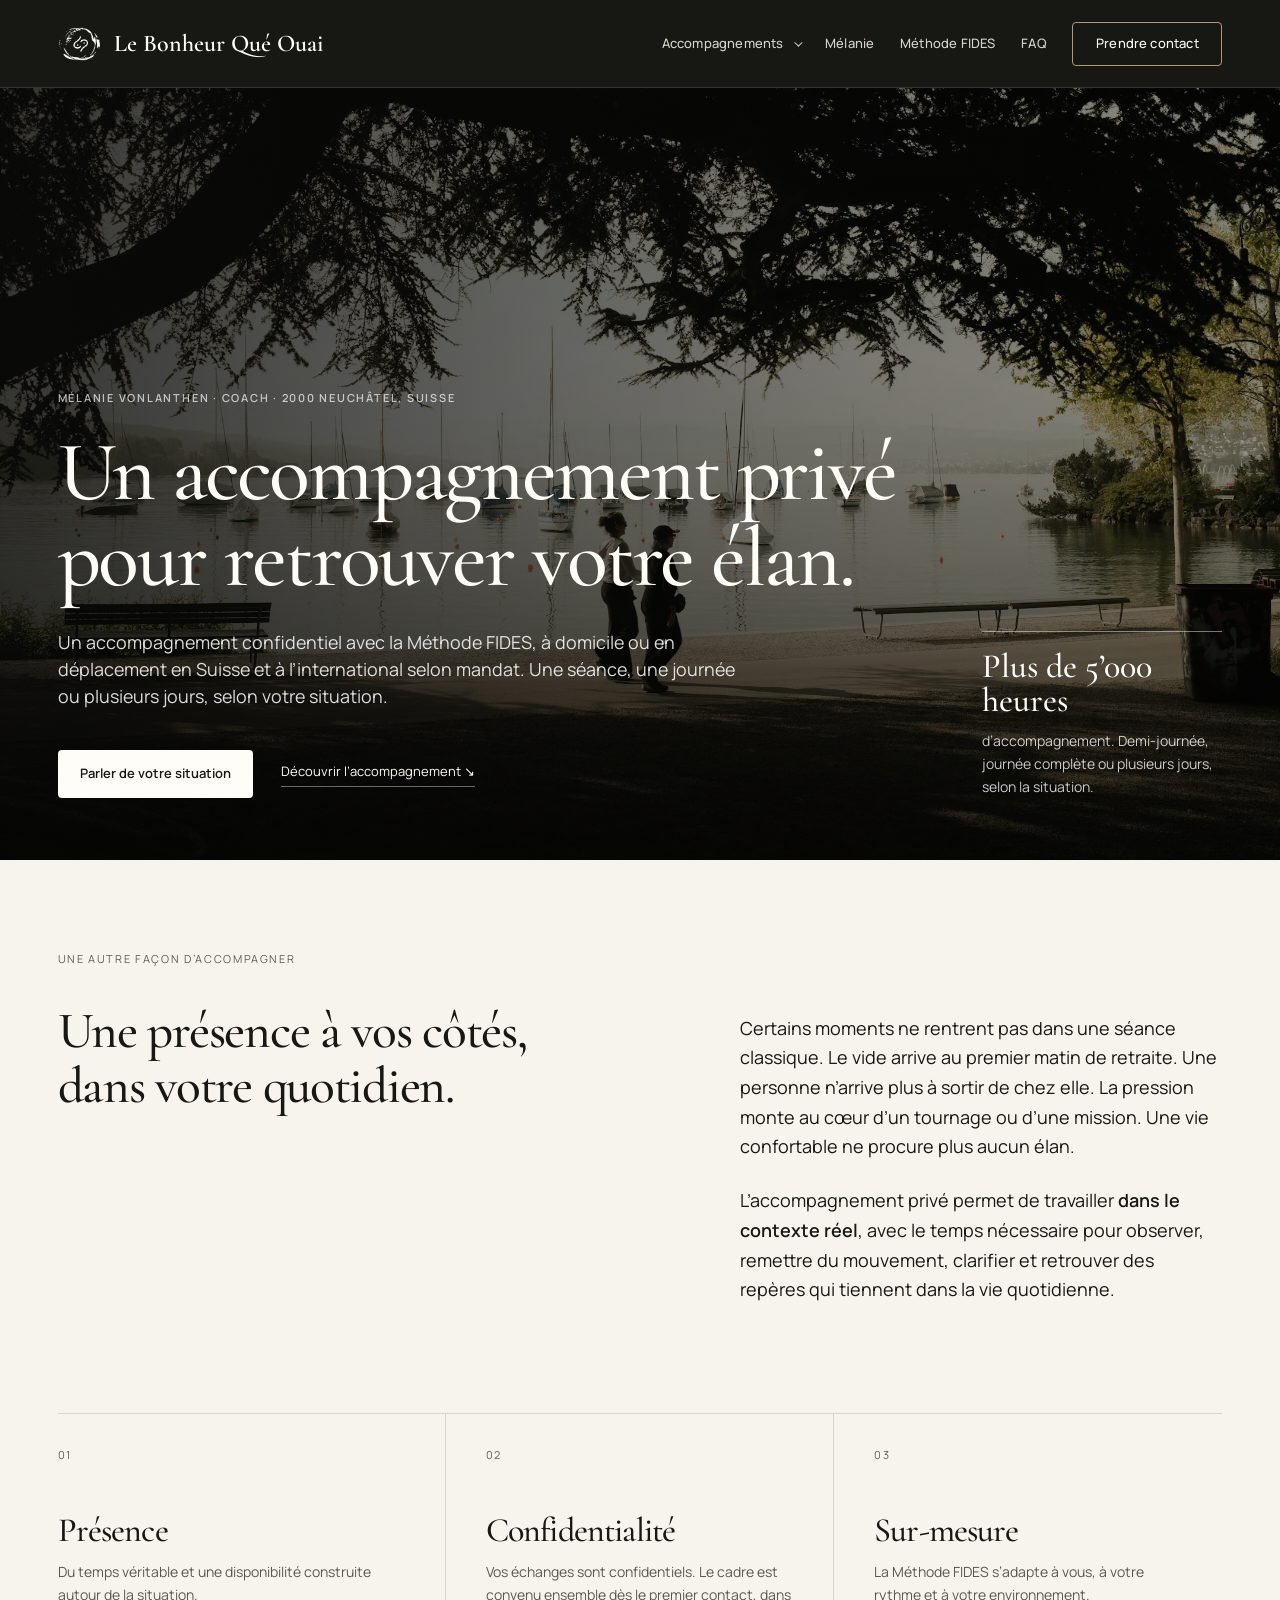
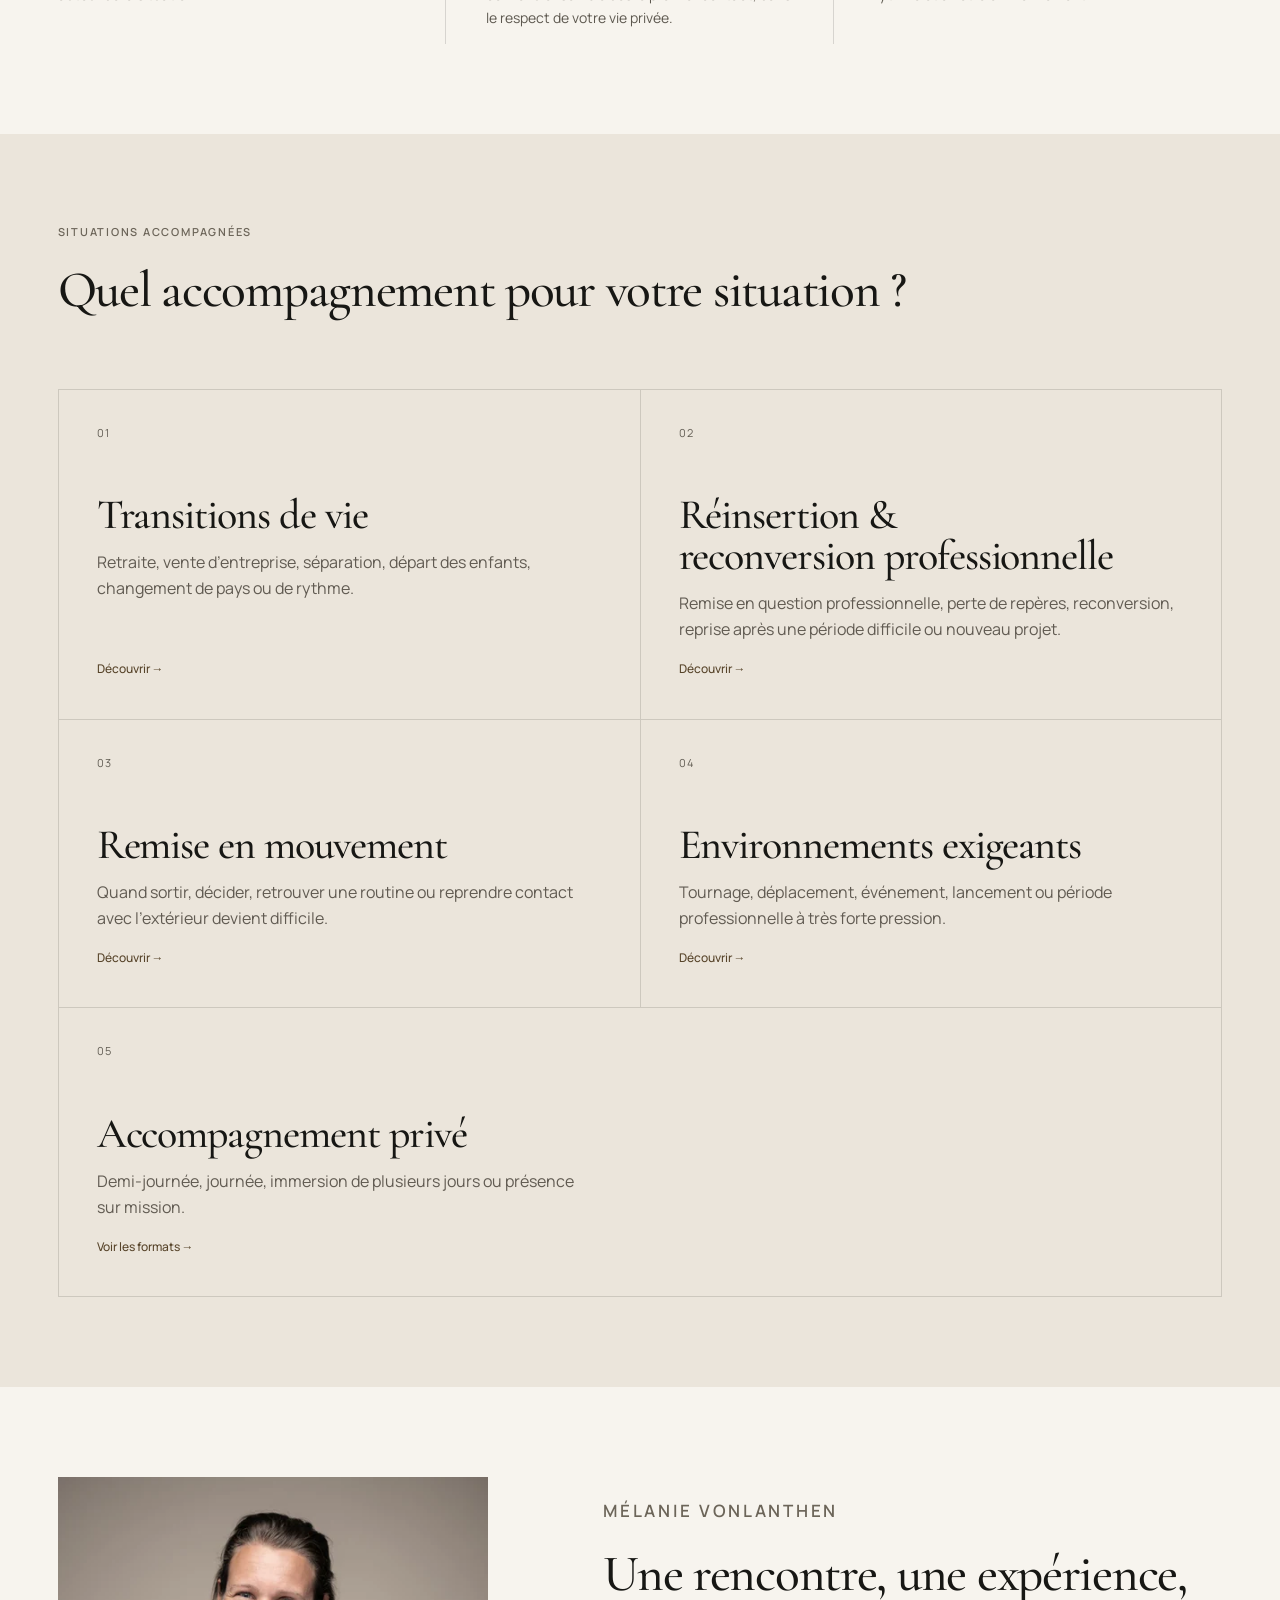
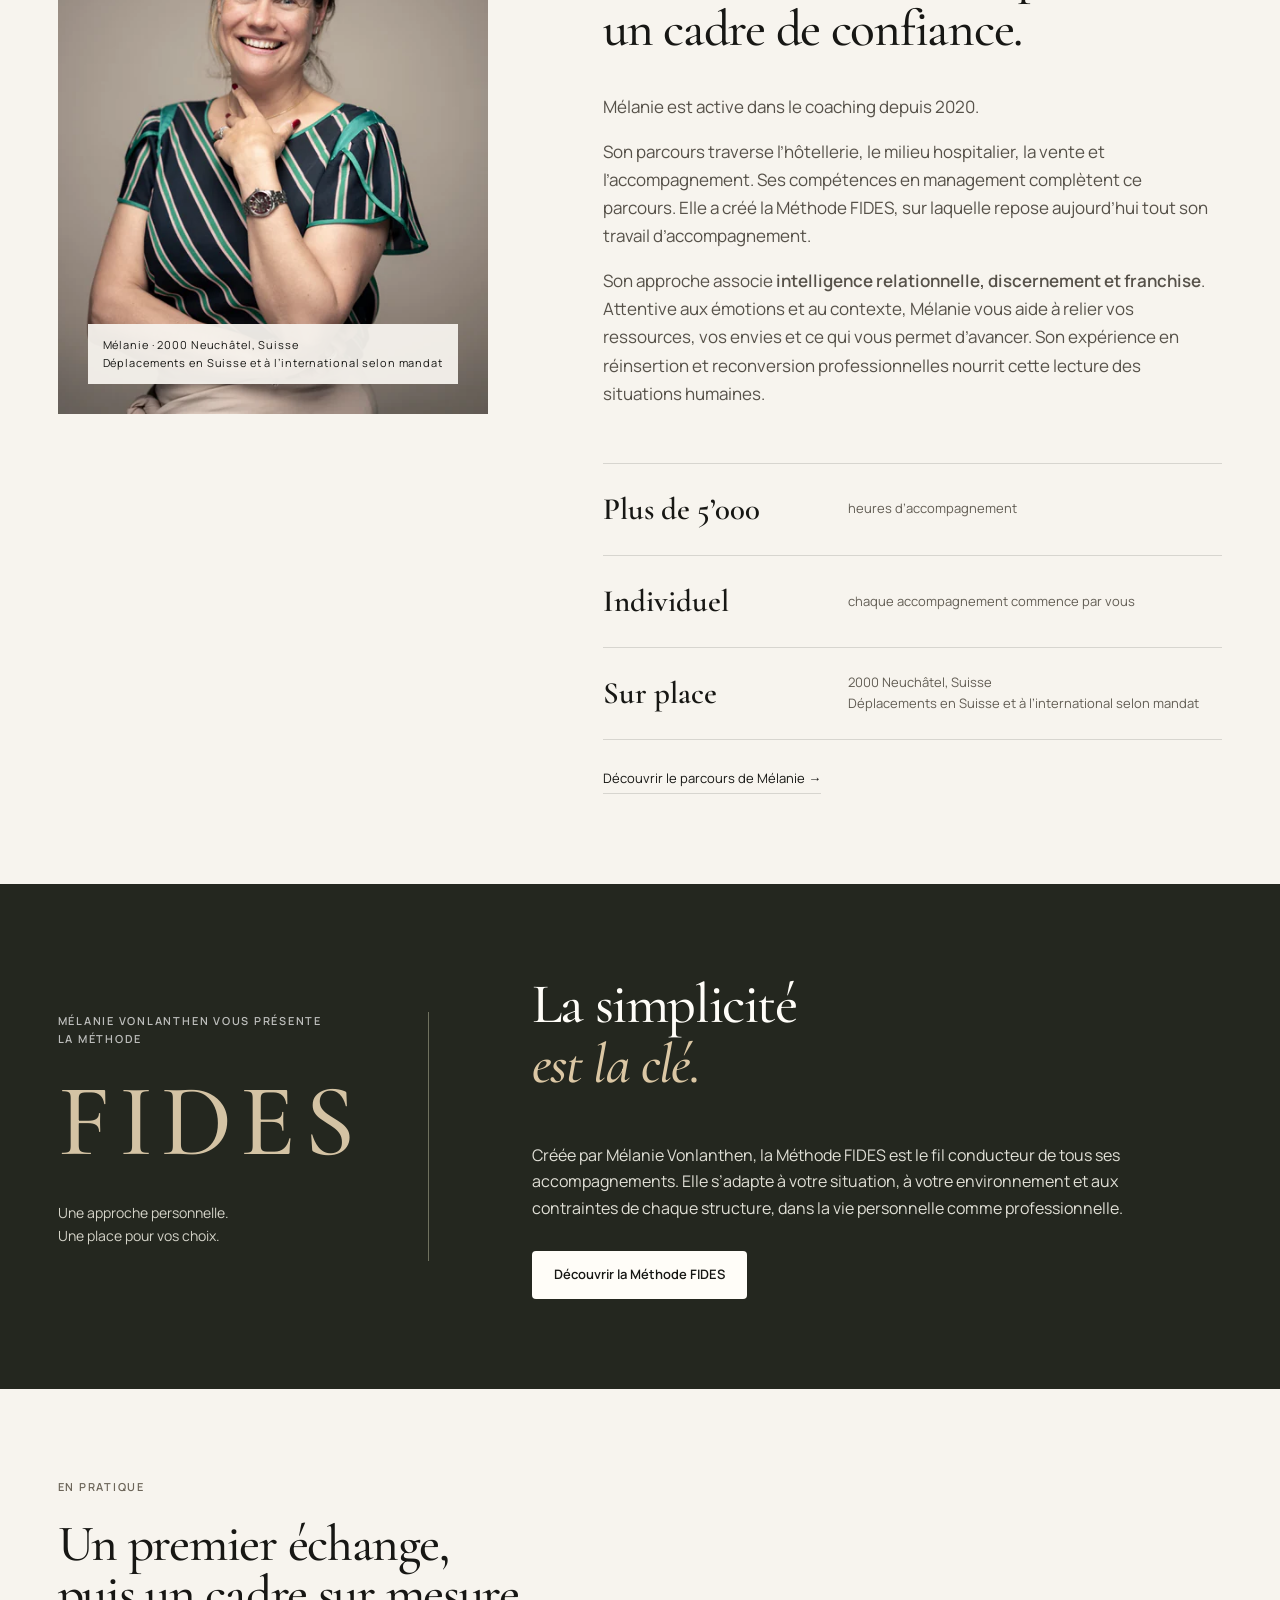
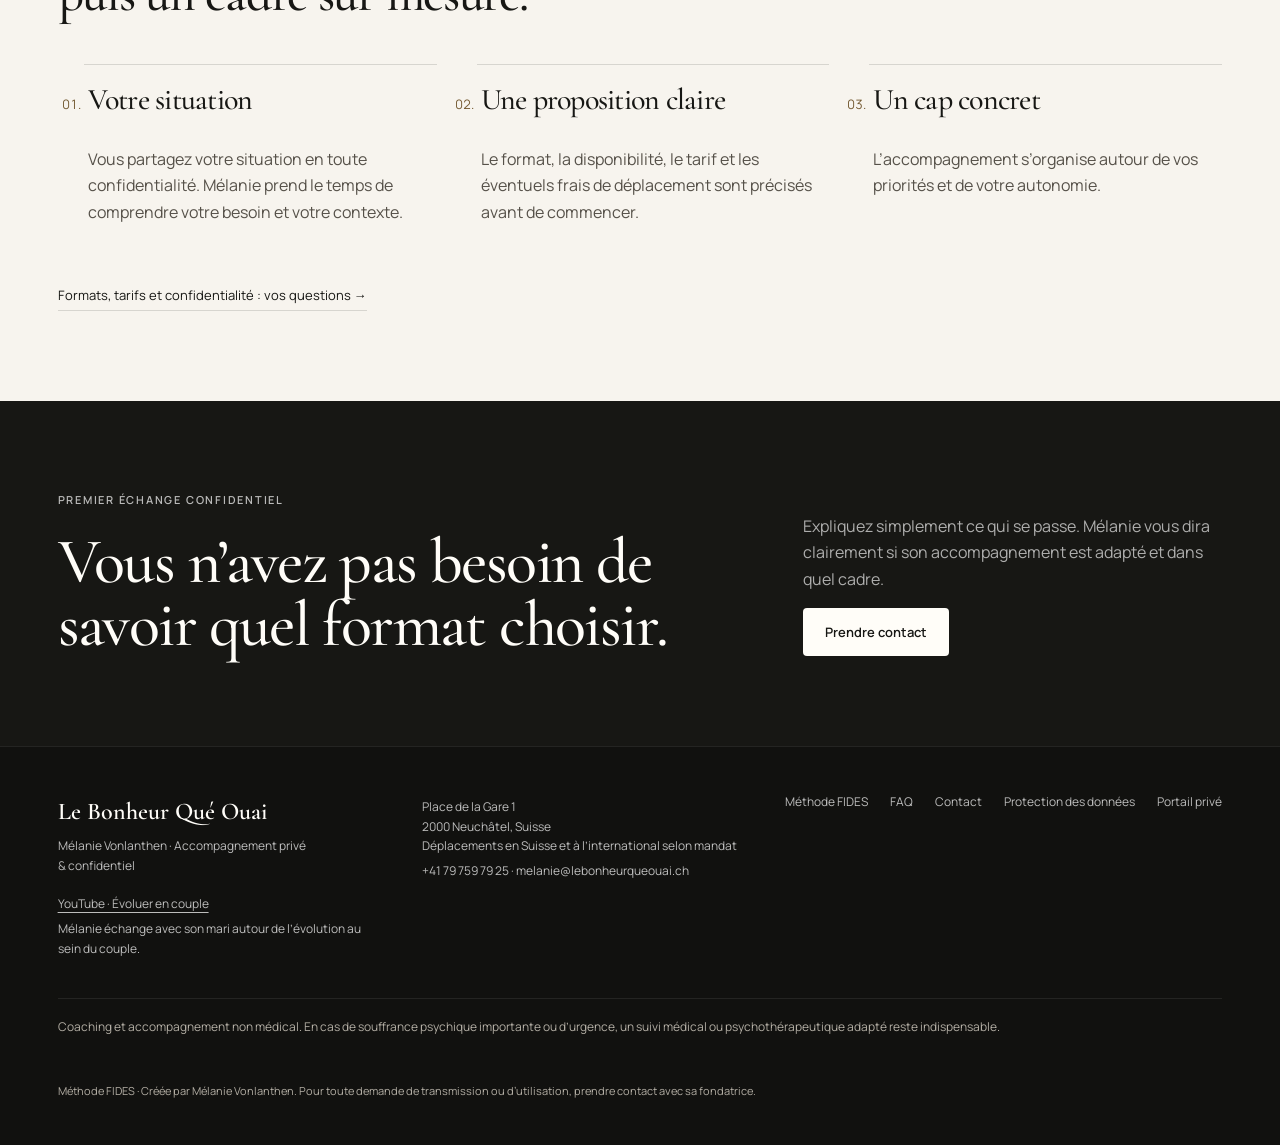
<file: index.html>
<!doctype html><html lang="fr-CH"><head>
<meta charset="utf-8">
<script>document.documentElement.classList.add('js');</script>
<meta name="viewport" content="width=device-width,initial-scale=1">
<meta name="theme-color" content="#171714">
<link rel="icon" href="favicon.ico?v=20260914-symbole" sizes="any">
<link rel="icon" type="image/png" sizes="32x32" href="favicon-32x32.png?v=20260914-symbole">
<link rel="icon" type="image/svg+xml" href="favicon.svg?v=20260914-symbole">




<link rel="apple-touch-icon" sizes="180x180" href="apple-touch-icon.png?v=20260914-symbole">
<link rel="manifest" href="site.webmanifest?v=20260914-symbole">


<title>Coach de vie à Neuchâtel · Accompagnement privé | Mélanie Vonlanthen</title>
<meta name="description" content="Méthode FIDES et accompagnement privé confidentiel avec Mélanie Vonlanthen à Neuchâtel : transitions de vie, quotidien et missions, en Suisse.">
<meta name="robots" content="index,follow,max-image-preview:large">
<link rel="canonical" href="https://amontandon01-cmyk.github.io/le_bonheur_que_ouai/">
<meta property="og:type" content="website">
<meta property="og:locale" content="fr_CH">
<meta property="og:title" content="Coach de vie à Neuchâtel · Accompagnement privé | Mélanie Vonlanthen">
<meta property="og:description" content="Méthode FIDES et accompagnement privé confidentiel avec Mélanie Vonlanthen à Neuchâtel : transitions de vie, quotidien et missions, en Suisse.">
<meta property="og:url" content="https://amontandon01-cmyk.github.io/le_bonheur_que_ouai/">
<meta property="og:site_name" content="Le Bonheur Qué Ouai">
<meta property="og:image" content="https://amontandon01-cmyk.github.io/le_bonheur_que_ouai/assets/partage-social.jpg">
<meta property="og:image:width" content="1200">
<meta property="og:image:height" content="630">
<meta property="og:image:type" content="image/jpeg">
<meta property="og:image:alt" content="Le Bonheur Qué Ouai — Mélanie Vonlanthen. Accompagnement privé et confidentiel. Méthode FIDES.">
<link rel="stylesheet" href="assets/styles.css?v=20260915-management-images">
<script defer src="assets/site.js?v=20260915-ponctuation" onerror="document.documentElement.classList.remove('js')"></script>
<script type="application/ld+json">{"@context":"https://schema.org","@graph":[{"@type":"WebSite","@id":"https://amontandon01-cmyk.github.io/le_bonheur_que_ouai/#website","url":"https://amontandon01-cmyk.github.io/le_bonheur_que_ouai/","name":"Le Bonheur Qué Ouai","inLanguage":"fr-CH"},{"@type":"Person","@id":"https://amontandon01-cmyk.github.io/le_bonheur_que_ouai/#melanie","name":"Mélanie Vonlanthen","jobTitle":"Coach et accompagnante privée","url":"https://amontandon01-cmyk.github.io/le_bonheur_que_ouai/melanie-vonlanthen.html","telephone":"+41 79 759 79 25","email":"melanie@lebonheurqueouai.ch","knowsAbout":["Méthode FIDES","accompagnement privé","transitions de vie","réinsertion et reconversion professionnelles"],"description":"Créatrice de la Méthode FIDES, Mélanie Vonlanthen propose un accompagnement privé et confidentiel, adapté à la personne et à son environnement."},{"@type":"ProfessionalService","@id":"https://amontandon01-cmyk.github.io/le_bonheur_que_ouai/#business","name":"Le Bonheur Qué Ouai","url":"https://amontandon01-cmyk.github.io/le_bonheur_que_ouai/","founder":{"@id":"https://amontandon01-cmyk.github.io/le_bonheur_que_ouai/#melanie"},"telephone":"+41 79 759 79 25","email":"melanie@lebonheurqueouai.ch","address":{"@type":"PostalAddress","streetAddress":"Place de la Gare 1","postalCode":"2000","addressLocality":"Neuchâtel","addressCountry":"CH"},"areaServed":[{"@type":"Country","name":"Suisse"},{"@type":"Place","name":"International, selon mandat"}],"logo":{"@type":"ImageObject","url":"https://amontandon01-cmyk.github.io/le_bonheur_que_ouai/assets/brand/icon-512.png","width":512,"height":512},"description":"Accompagnement privé et confidentiel avec la Méthode FIDES, à Neuchâtel et en déplacement selon mandat."},{"@type":"WebPage","@id":"https://amontandon01-cmyk.github.io/le_bonheur_que_ouai/#webpage","url":"https://amontandon01-cmyk.github.io/le_bonheur_que_ouai/","name":"Coach de vie à Neuchâtel · Accompagnement privé | Mélanie Vonlanthen","description":"Méthode FIDES et accompagnement privé confidentiel avec Mélanie Vonlanthen à Neuchâtel : transitions de vie, quotidien et missions, en Suisse.","inLanguage":"fr-CH","isPartOf":{"@id":"https://amontandon01-cmyk.github.io/le_bonheur_que_ouai/#website"},"about":{"@id":"https://amontandon01-cmyk.github.io/le_bonheur_que_ouai/#melanie"}}]}</script>
</head><body><a class="skip-link" href="#contenu">Aller au contenu</a><header class="site-header inner-header" data-header><div class="header-inner">
<a class="brand" href="index.html" aria-label="Le Bonheur Qué Ouai — accueil"><img class="brand-logo" src="assets/brand/logo-symbol.png" alt="" width="44" height="44"><span class="brand-name">Le Bonheur Qué Ouai</span></a>
<button class="menu-toggle" type="button" aria-expanded="false" aria-controls="main-nav" aria-label="Ouvrir le menu" data-menu-toggle>Menu</button>
<nav id="main-nav" class="main-nav" aria-label="Navigation principale" data-nav>
<details class="nav-disclosure"><summary>Accompagnements<span class="nav-chevron" aria-hidden="true"></span></summary><div class="nav-submenu"><a href="accompagnement-prive.html">Tous les accompagnements</a><a href="transitions-de-vie.html">Transitions de vie</a><a class="nav-professional" href="reinsertion-reconversion-professionnelle.html">Réinsertion &amp; reconversion professionnelle</a><a href="remise-en-mouvement.html">Remise en mouvement</a><a href="environnements-exigeants.html">Tournages &amp; missions</a></div></details>
<a href="melanie-vonlanthen.html">Mélanie</a><a href="methode-fides.html">Méthode FIDES</a><a href="faq.html">FAQ</a><a class="nav-cta" href="contact.html">Prendre contact</a></nav></div></header><main id="contenu" tabindex="-1">
<section class="hero home-hero">
  <div class="hero-content reveal"><p class="eyebrow">Mélanie Vonlanthen · Coach · <a href="https://maps.app.goo.gl/n8fhZAWCMHTbzE1E9" target="_blank" rel="noopener noreferrer" aria-label="Place de la Gare 1, 2000 Neuchâtel, Suisse — ouvrir dans Google Maps (nouvel onglet)">2000 Neuchâtel, Suisse</a></p><h1>Un accompagnement privé pour retrouver votre élan.</h1><p class="hero-lead">Un accompagnement confidentiel avec la Méthode FIDES, à domicile ou en déplacement en Suisse et à l’international selon mandat. Une séance, une journée ou plusieurs jours, selon votre situation.</p><div class="hero-actions"><a class="button button-light" href="contact.html">Parler de votre situation</a><a class="text-link" href="accompagnement-prive.html">Découvrir l’accompagnement ↘</a></div></div>
  <div class="hero-note reveal delay-1"><span>Plus de 5’000 heures</span><p>d’accompagnement. Demi-journée, journée complète ou plusieurs jours, selon la situation.</p></div>
</section>
<section class="intro section-light">
<div class="section-kicker reveal">Une autre façon d’accompagner</div>
<div class="intro-grid"><h2 class="reveal">Une présence à vos côtés,<br>dans votre quotidien.</h2><div class="intro-copy reveal delay-1"><p>Certains moments ne rentrent pas dans une séance classique. Le vide arrive au premier matin de retraite. Une personne n’arrive plus à sortir de chez elle. La pression monte au cœur d’un tournage ou d’une mission. Une vie confortable ne procure plus aucun élan.</p><p>L’accompagnement privé permet de travailler <strong>dans le contexte réel</strong>, avec le temps nécessaire pour observer, remettre du mouvement, clarifier et retrouver des repères qui tiennent dans la vie quotidienne.</p></div></div>
<div class="principles"><article class="principle reveal"><span>01</span><h3>Présence</h3><p>Du temps véritable et une disponibilité construite autour de la situation.</p></article><article class="principle reveal delay-1"><span>02</span><h3>Confidentialité</h3><p>Vos échanges sont confidentiels. Le cadre est convenu ensemble dès le premier contact, dans le respect de votre vie privée.</p></article><article class="principle reveal delay-2"><span>03</span><h3>Sur-mesure</h3><p>La Méthode FIDES s’adapte à vous, à votre rythme et à votre environnement.</p></article></div>
</section>
<section class="section-stone route-section"><div class="section-heading reveal"><p class="eyebrow dark">Situations accompagnées</p><h2>Quel accompagnement pour votre situation&nbsp;?</h2></div><div class="route-grid route-grid-professional">
<a class="route-card reveal" href="transitions-de-vie.html"><span>01</span><h3>Transitions de vie</h3><p>Retraite, vente d’entreprise, séparation, départ des enfants, changement de pays ou de rythme.</p><b>Découvrir →</b></a>
<a class="route-card reveal delay-1" href="reinsertion-reconversion-professionnelle.html"><span>02</span><h3>Réinsertion &amp; reconversion professionnelle</h3><p>Remise en question professionnelle, perte de repères, reconversion, reprise après une période difficile ou nouveau projet.</p><b>Découvrir →</b></a>
<a class="route-card reveal delay-1" href="remise-en-mouvement.html"><span>03</span><h3>Remise en mouvement</h3><p>Quand sortir, décider, retrouver une routine ou reprendre contact avec l’extérieur devient difficile.</p><b>Découvrir →</b></a>
<a class="route-card reveal delay-2" href="environnements-exigeants.html"><span>04</span><h3>Environnements exigeants</h3><p>Tournage, déplacement, événement, lancement ou période professionnelle à très forte pression.</p><b>Découvrir →</b></a>
<a class="route-card reveal delay-3" href="accompagnement-prive.html"><span>05</span><h3>Accompagnement privé</h3><p>Demi-journée, journée, immersion de plusieurs jours ou présence sur mission.</p><b>Voir les formats →</b></a>
</div></section>
<section class="profile section-light">
<figure class="profile-visual reveal"><picture><img src="assets/melanie-vonlanthen-960.webp?v=20260913-portrait" srcset="assets/melanie-vonlanthen-480.webp?v=20260913-portrait 480w, assets/melanie-vonlanthen-960.webp?v=20260913-portrait 960w, assets/melanie-vonlanthen.webp?v=20260913-portrait 1440w" sizes="(max-width: 640px) calc(100vw - 40px), (max-width: 1200px) 650px, (min-width: 1584px) 533px, 36vw" alt="Portrait de Mélanie Vonlanthen, coach à Neuchâtel" width="960" height="1200" loading="lazy" decoding="async"></picture><figcaption>Mélanie · <a href="https://maps.app.goo.gl/n8fhZAWCMHTbzE1E9" target="_blank" rel="noopener noreferrer" aria-label="Place de la Gare 1, 2000 Neuchâtel, Suisse — ouvrir dans Google Maps (nouvel onglet)">2000 Neuchâtel, Suisse</a><br>Déplacements en Suisse et à l’international selon mandat</figcaption></figure>
<div class="profile-copy reveal delay-1"><p class="eyebrow dark">Mélanie Vonlanthen</p><h2>Une rencontre, une expérience, un cadre de confiance.</h2><p>Mélanie est active dans le coaching depuis 2020.</p><p>Son parcours traverse l’hôtellerie, le milieu hospitalier, la vente et l’accompagnement. Ses compétences en management complètent ce parcours. Elle a créé la Méthode FIDES, sur laquelle repose aujourd’hui tout son travail d’accompagnement.</p><p>Son approche associe <strong>intelligence relationnelle, discernement et franchise</strong>. Attentive aux émotions et au contexte, Mélanie vous aide à relier vos ressources, vos envies et ce qui vous permet d’avancer. Son expérience en réinsertion et reconversion professionnelles nourrit cette lecture des situations humaines.</p><div class="profile-stats"><div><strong>Plus de 5’000</strong><span>heures d’accompagnement</span></div><div><strong>Individuel</strong><span>chaque accompagnement commence par vous</span></div><div><strong>Sur place</strong><span><a href="https://maps.app.goo.gl/n8fhZAWCMHTbzE1E9" target="_blank" rel="noopener noreferrer" aria-label="Place de la Gare 1, 2000 Neuchâtel, Suisse — ouvrir dans Google Maps (nouvel onglet)">2000 Neuchâtel, Suisse</a><br>Déplacements en Suisse et à l’international selon mandat</span></div></div><a class="inline-cta" href="melanie-vonlanthen.html">Découvrir le parcours de Mélanie →</a></div>
</section>
<section class="section-dark fides-feature"><div class="fides-signature"><p class="eyebrow">Mélanie Vonlanthen vous présente la Méthode</p><span aria-hidden="true">FIDES</span><p>Une approche personnelle.<br>Une place pour vos choix.</p></div><div class="fides-feature-copy"><h2>La simplicité<br><em>est la clé.</em></h2><p>Créée par Mélanie Vonlanthen, la Méthode FIDES est le fil conducteur de tous ses accompagnements. Elle s’adapte à votre situation, à votre environnement et aux contraintes de chaque structure, dans la vie personnelle comme professionnelle.</p><a class="button button-light" href="methode-fides.html">Découvrir la Méthode FIDES</a></div></section><section class="section-light practical-section"><div><p class="eyebrow dark">En pratique</p><h2>Un premier échange, puis un cadre sur mesure.</h2></div><ol class="practical-steps"><li><h3>Votre situation</h3><p>Vous partagez votre situation en toute confidentialité. Mélanie prend le temps de comprendre votre besoin et votre contexte.</p></li><li><h3>Une proposition claire</h3><p>Le format, la disponibilité, le tarif et les éventuels frais de déplacement sont précisés avant de commencer.</p></li><li><h3>Un cap concret</h3><p>L’accompagnement s’organise autour de vos priorités et de votre autonomie.</p></li></ol><a class="inline-cta" href="faq.html">Formats, tarifs et confidentialité&nbsp;: vos questions →</a></section><section class="section-dark compact-cta"><div><p class="eyebrow">Premier échange confidentiel</p><h2>Vous n’avez pas besoin de savoir quel format choisir.</h2></div><div><p>Expliquez simplement ce qui se passe. Mélanie vous dira clairement si son accompagnement est adapté et dans quel cadre.</p><a class="button button-light" href="contact.html">Prendre contact</a></div></section>
</main><footer class="site-footer">
<div><strong>Le Bonheur Qué Ouai</strong><p>Mélanie Vonlanthen · Accompagnement privé &amp; confidentiel</p><p class="footer-youtube"><a href="https://www.youtube.com/channel/UCPby14BXJpV1jzdM7zE-QJA/videos" target="_blank" rel="noopener noreferrer" aria-label="YouTube · Évoluer en couple (nouvel onglet)">YouTube · Évoluer en couple</a><span>Mélanie échange avec son mari autour de l’évolution au sein du couple.</span></p></div>
<div class="footer-meta"><p><a href="https://maps.app.goo.gl/n8fhZAWCMHTbzE1E9" target="_blank" rel="noopener noreferrer" aria-label="Place de la Gare 1, 2000 Neuchâtel, Suisse — ouvrir dans Google Maps (nouvel onglet)">Place de la Gare 1<br>2000 Neuchâtel, Suisse</a><br>Déplacements en Suisse et à l’international selon mandat</p><p><a href="tel:+41797597925">+41 79 759 79 25</a> · <a href="mailto:melanie@lebonheurqueouai.ch">melanie@lebonheurqueouai.ch</a></p></div>
<div class="footer-links"><a href="methode-fides.html">Méthode FIDES</a><a href="faq.html">FAQ</a><a href="contact.html">Contact</a><a href="protection-des-donnees.html">Protection des données</a><a href="https://portail.lebonheurqueouai.ch/">Portail privé</a></div>
<div class="photo-credits">Coaching et accompagnement non médical. En cas de souffrance psychique importante ou d’urgence, un suivi médical ou psychothérapeutique adapté reste indispensable.</div>
<p class="fides-attribution">Méthode FIDES · Créée par Mélanie Vonlanthen. Pour toute demande de transmission ou d’utilisation, prendre contact avec sa fondatrice.</p></footer></body></html>
</file>
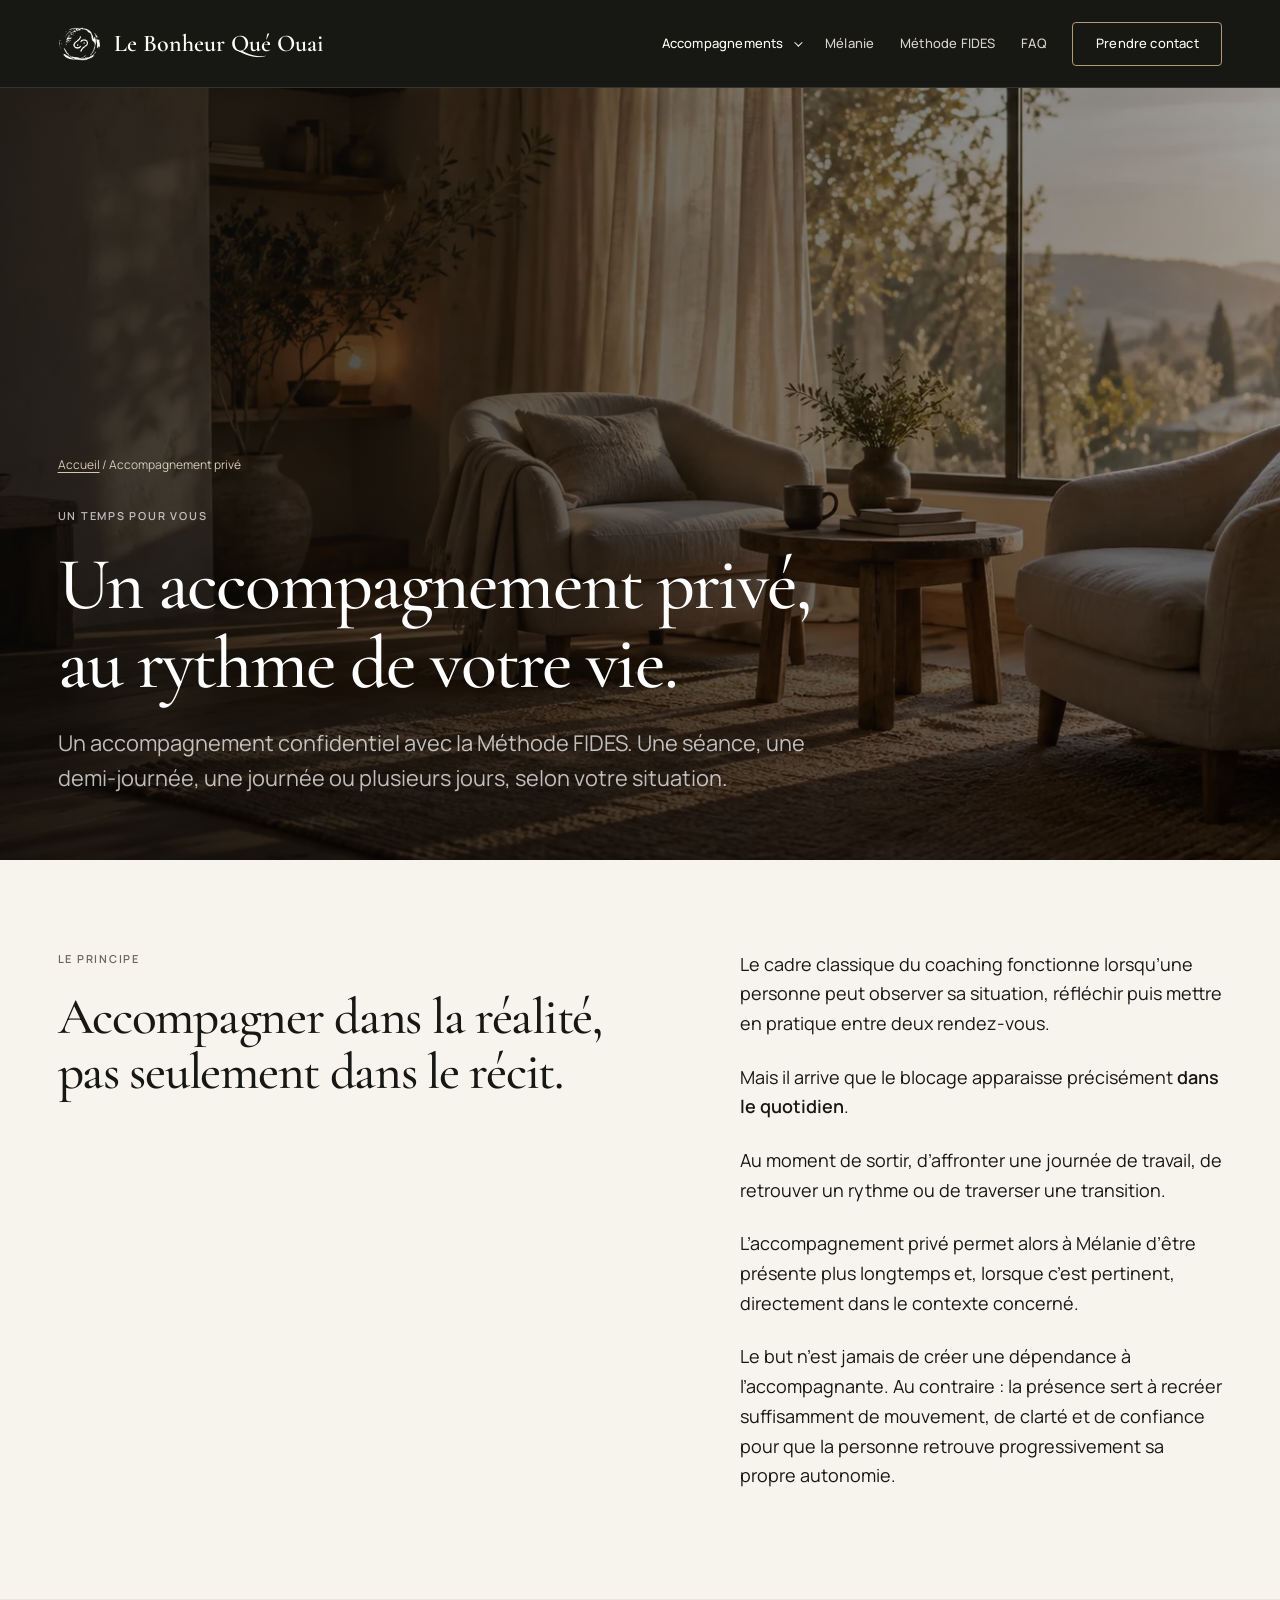
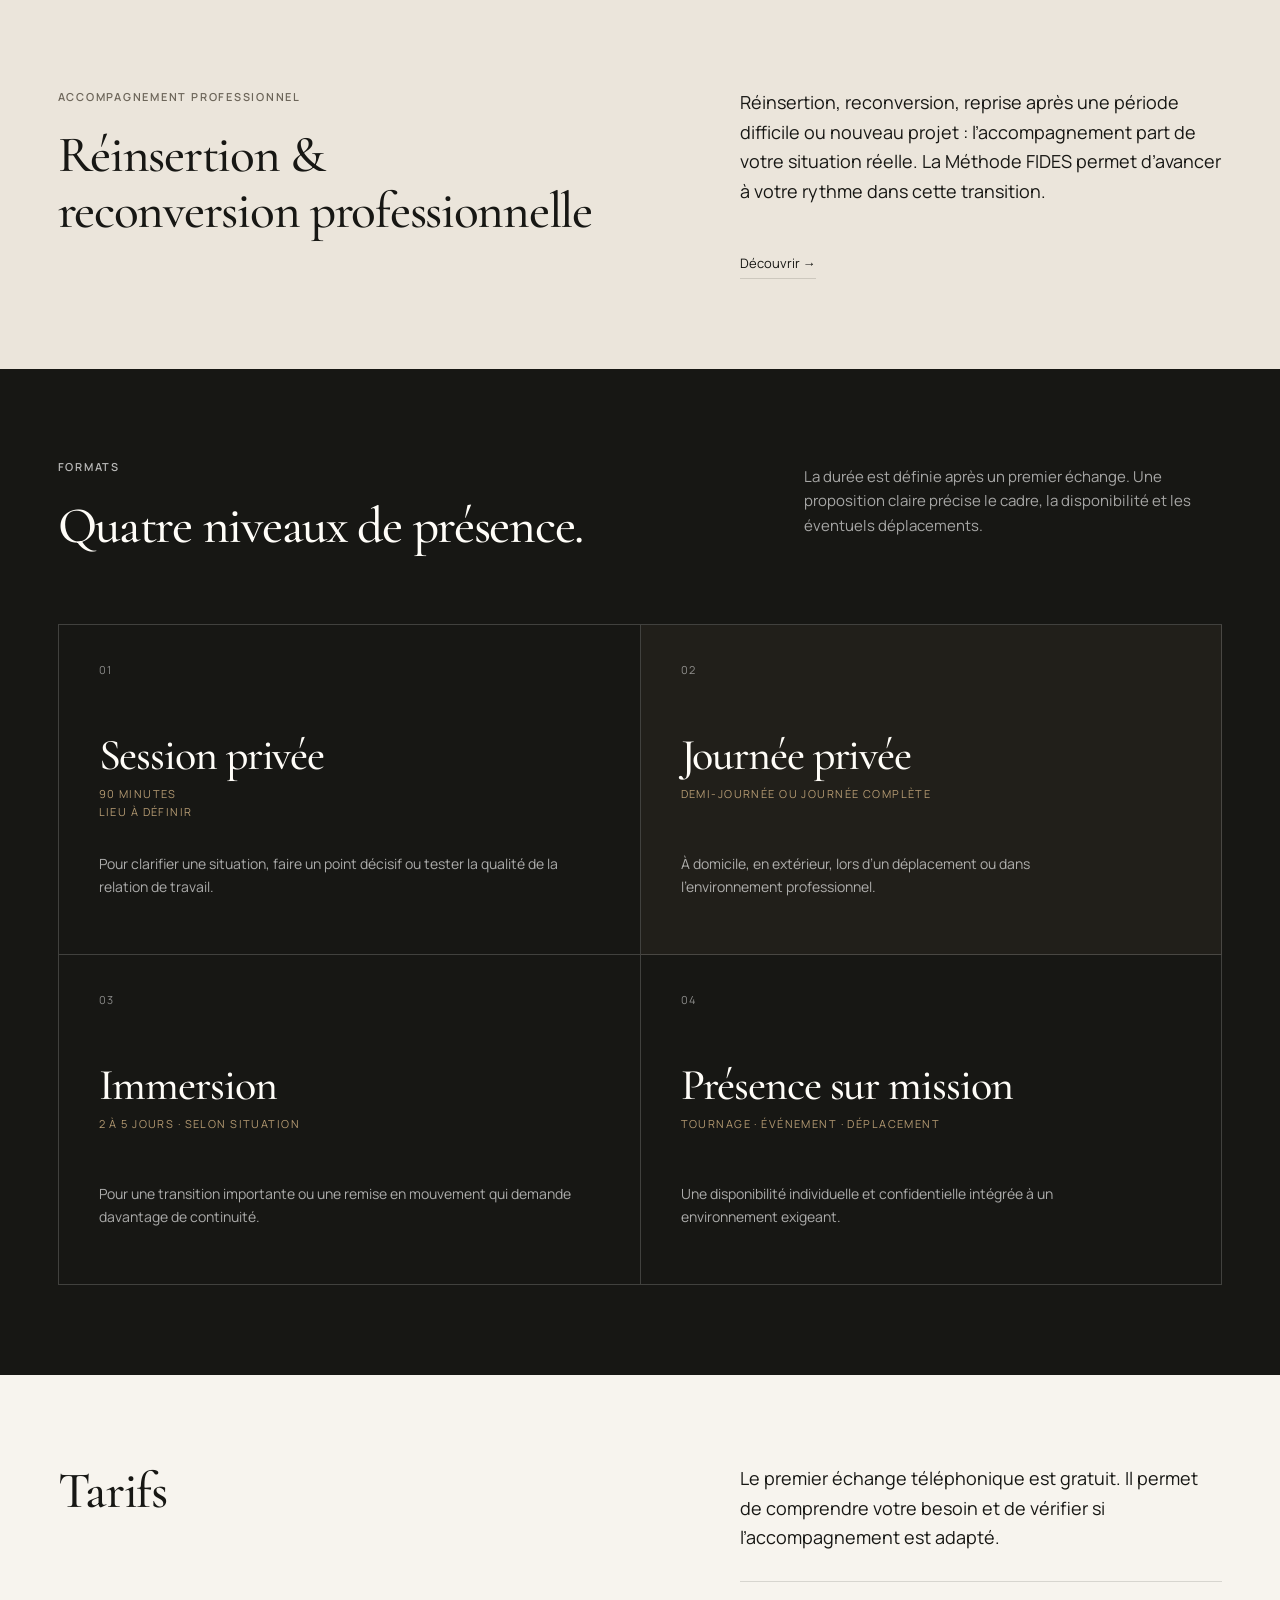
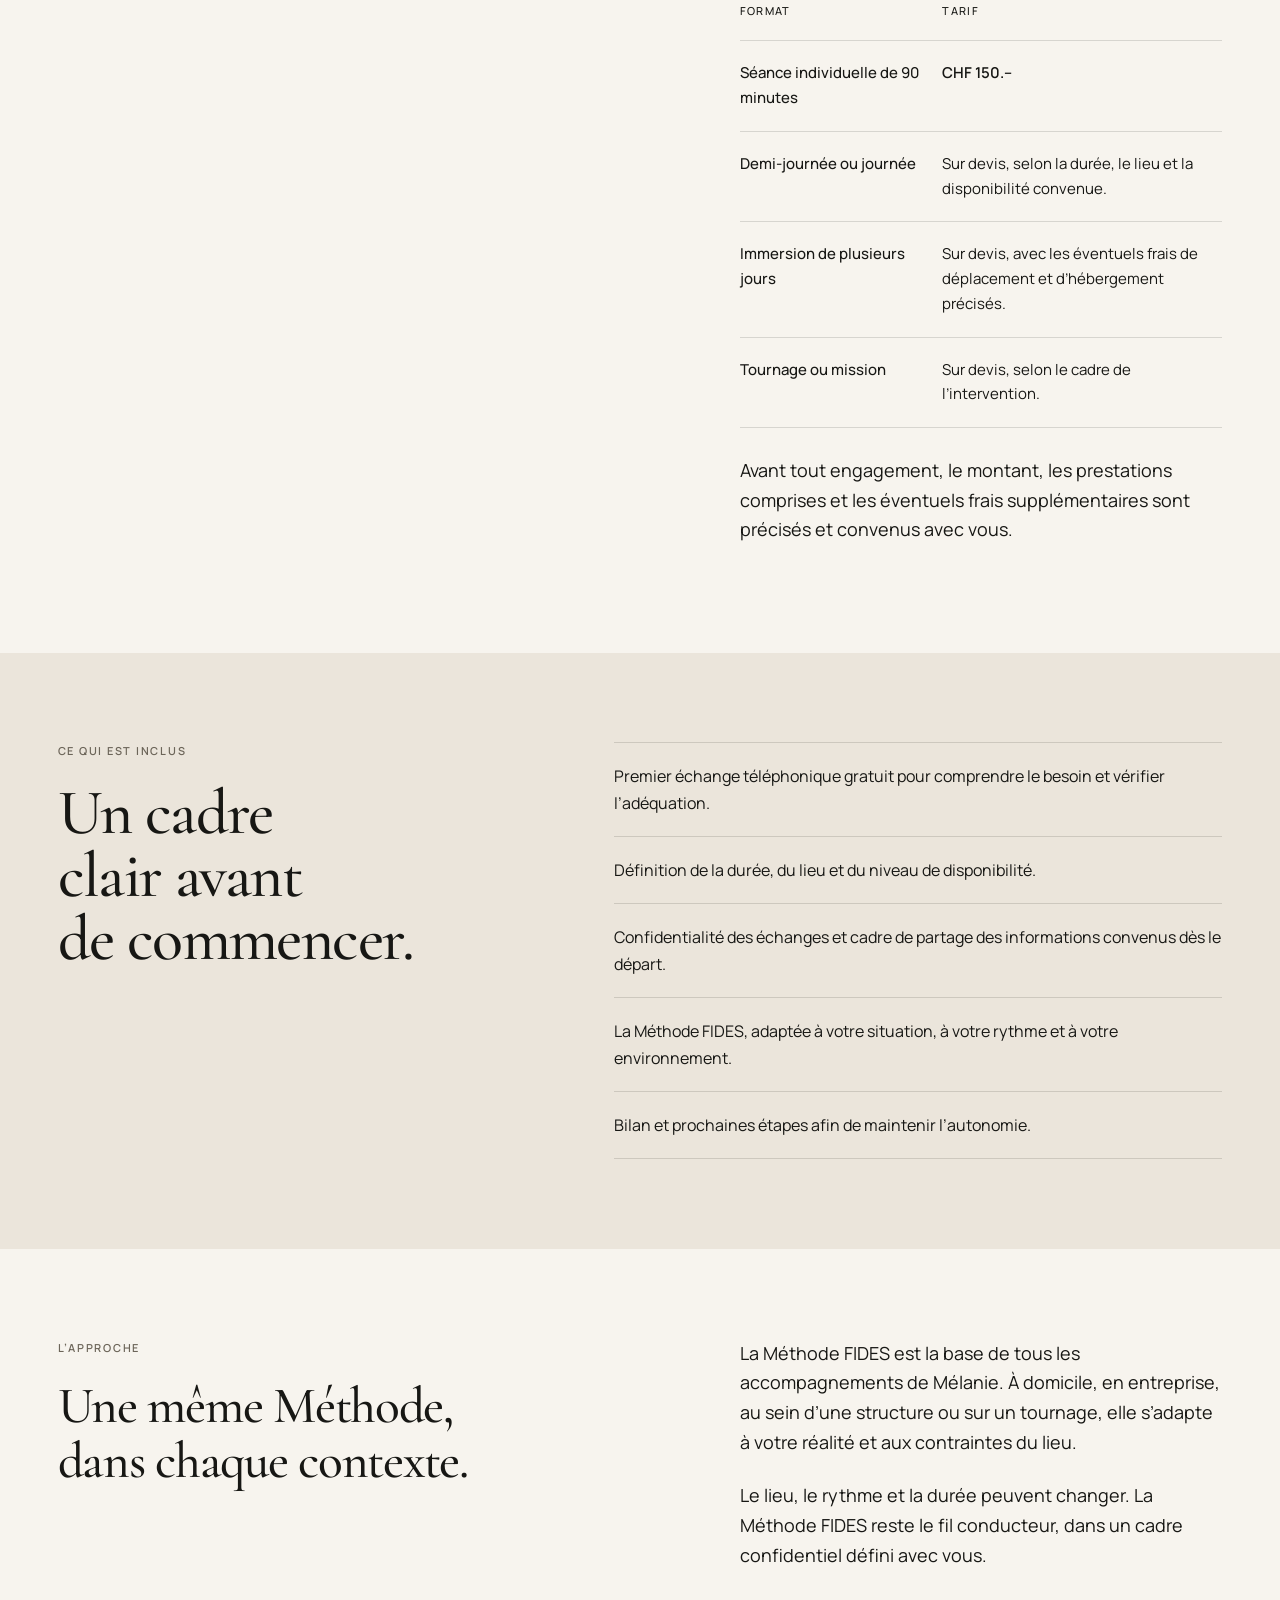
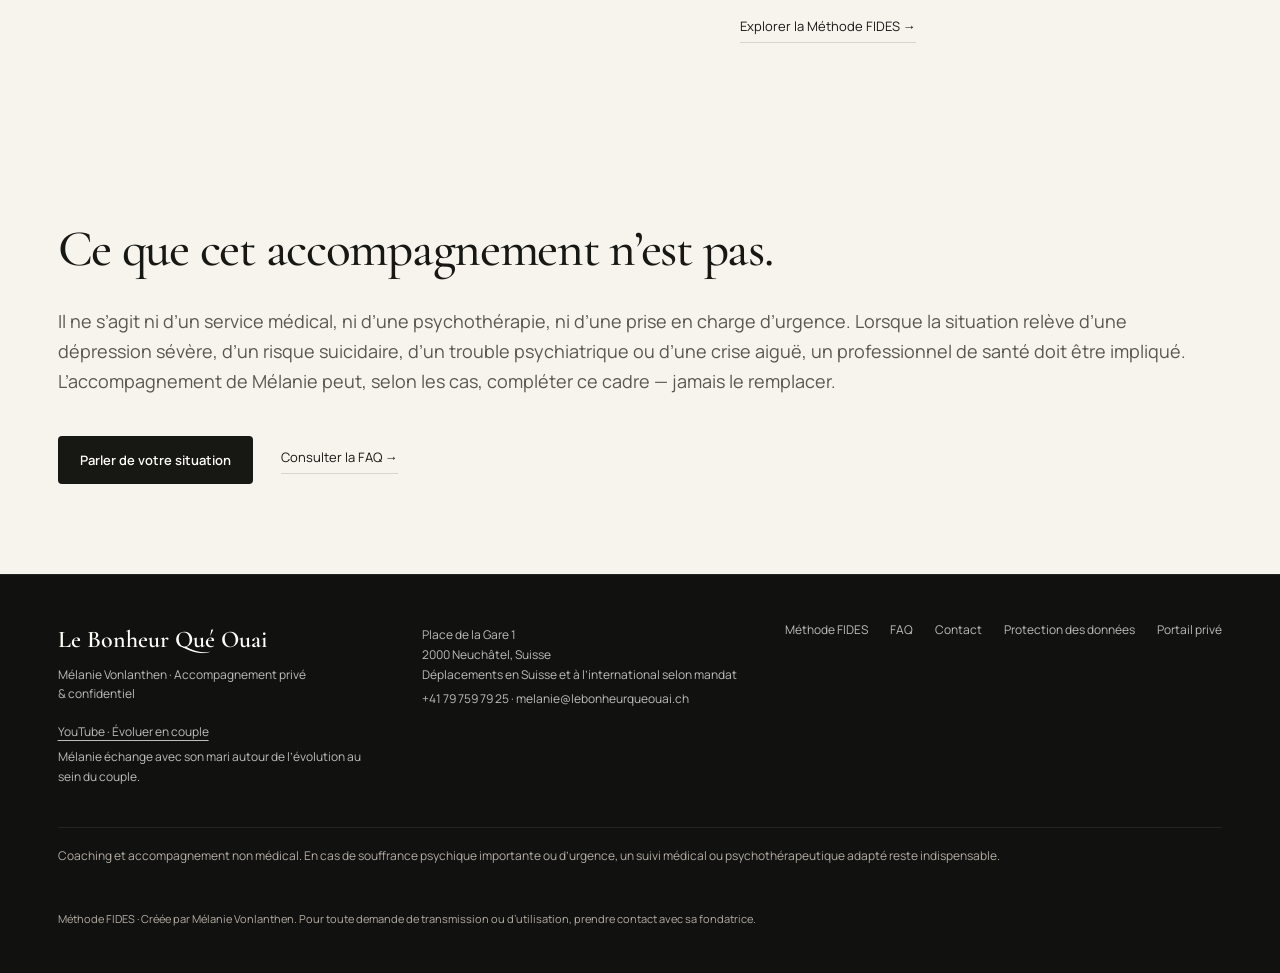
<file: accompagnement-prive.html>
<!doctype html><html lang="fr-CH"><head>
<meta charset="utf-8">
<script>document.documentElement.classList.add('js');</script>
<meta name="viewport" content="width=device-width,initial-scale=1">
<title>Accompagnement privé en Suisse | Séances et journées sur mesure</title>
<meta name="description" content="Un accompagnement privé et confidentiel avec la Méthode FIDES : séance, journée ou immersion, à Neuchâtel, à domicile ou en déplacement.">
<meta name="robots" content="index,follow,max-image-preview:large">
<link rel="canonical" href="https://amontandon01-cmyk.github.io/le_bonheur_que_ouai/accompagnement-prive.html">
<meta name="theme-color" content="#171714">
<link rel="icon" href="favicon.ico?v=20260914-symbole" sizes="any">
<link rel="icon" type="image/png" sizes="32x32" href="favicon-32x32.png?v=20260914-symbole">
<link rel="icon" type="image/svg+xml" href="favicon.svg?v=20260914-symbole">




<link rel="apple-touch-icon" sizes="180x180" href="apple-touch-icon.png?v=20260914-symbole">
<link rel="manifest" href="site.webmanifest?v=20260914-symbole">


<meta property="og:type" content="website"><meta property="og:locale" content="fr_CH"><meta property="og:title" content="Accompagnement privé en Suisse | Séances et journées sur mesure"><meta property="og:description" content="Un accompagnement privé et confidentiel avec la Méthode FIDES : séance, journée ou immersion, à Neuchâtel, à domicile ou en déplacement."><meta property="og:url" content="https://amontandon01-cmyk.github.io/le_bonheur_que_ouai/accompagnement-prive.html"><meta property="og:site_name" content="Le Bonheur Qué Ouai">
<meta property="og:image" content="https://amontandon01-cmyk.github.io/le_bonheur_que_ouai/assets/partage-social.jpg">
<meta property="og:image:width" content="1200">
<meta property="og:image:height" content="630">
<meta property="og:image:type" content="image/jpeg">
<meta property="og:image:alt" content="Le Bonheur Qué Ouai — Mélanie Vonlanthen. Accompagnement privé et confidentiel. Méthode FIDES.">
<link rel="stylesheet" href="assets/styles.css?v=20260915-management-images"><script defer src="assets/site.js?v=20260915-ponctuation" onerror="document.documentElement.classList.remove('js')"></script>
<script type="application/ld+json">{"@context":"https://schema.org","@graph":[{"@type":"WebSite","@id":"https://amontandon01-cmyk.github.io/le_bonheur_que_ouai/#website","url":"https://amontandon01-cmyk.github.io/le_bonheur_que_ouai/","name":"Le Bonheur Qué Ouai","inLanguage":"fr-CH"},{"@type":"Person","@id":"https://amontandon01-cmyk.github.io/le_bonheur_que_ouai/#melanie","name":"Mélanie Vonlanthen","jobTitle":"Coach et accompagnante privée","url":"https://amontandon01-cmyk.github.io/le_bonheur_que_ouai/melanie-vonlanthen.html","knowsAbout":["Méthode FIDES","accompagnement privé","transitions de vie","réinsertion et reconversion professionnelles"],"description":"Créatrice de la Méthode FIDES, Mélanie Vonlanthen propose un accompagnement privé et confidentiel, adapté à la personne et à son environnement."},{"@type":"ProfessionalService","@id":"https://amontandon01-cmyk.github.io/le_bonheur_que_ouai/#business","name":"Le Bonheur Qué Ouai","telephone":"+41 79 759 79 25","email":"melanie@lebonheurqueouai.ch","address":{"@type":"PostalAddress","streetAddress":"Place de la Gare 1","postalCode":"2000","addressLocality":"Neuchâtel","addressCountry":"CH"},"areaServed":[{"@type":"Country","name":"Suisse"},{"@type":"Place","name":"International, selon mandat"}],"logo":{"@type":"ImageObject","url":"https://amontandon01-cmyk.github.io/le_bonheur_que_ouai/assets/brand/icon-512.png","width":512,"height":512},"description":"Accompagnement privé et confidentiel avec la Méthode FIDES, à Neuchâtel et en déplacement selon mandat."},{"@type":"BreadcrumbList","@id":"https://amontandon01-cmyk.github.io/le_bonheur_que_ouai/accompagnement-prive.html#breadcrumb","itemListElement":[{"@type":"ListItem","position":1,"name":"Accueil","item":"https://amontandon01-cmyk.github.io/le_bonheur_que_ouai/"},{"@type":"ListItem","position":2,"name":"Accompagnement privé","item":"https://amontandon01-cmyk.github.io/le_bonheur_que_ouai/accompagnement-prive.html"}]},{"@type":"Service","@id":"https://amontandon01-cmyk.github.io/le_bonheur_que_ouai/accompagnement-prive.html#service","name":"Accompagnement privé","description":"Un accompagnement privé et confidentiel avec la Méthode FIDES : séance, journée ou immersion, à Neuchâtel, à domicile ou en déplacement.","url":"https://amontandon01-cmyk.github.io/le_bonheur_que_ouai/accompagnement-prive.html","provider":{"@id":"https://amontandon01-cmyk.github.io/le_bonheur_que_ouai/#business"},"areaServed":[{"@type":"Country","name":"Suisse"},{"@type":"Place","name":"International, selon mandat"}],"serviceType":"Accompagnement avec la Méthode FIDES"},{"@type":"WebPage","@id":"https://amontandon01-cmyk.github.io/le_bonheur_que_ouai/accompagnement-prive.html#webpage","url":"https://amontandon01-cmyk.github.io/le_bonheur_que_ouai/accompagnement-prive.html","name":"Accompagnement privé en Suisse | Séances et journées sur mesure","description":"Un accompagnement privé et confidentiel avec la Méthode FIDES : séance, journée ou immersion, à Neuchâtel, à domicile ou en déplacement.","inLanguage":"fr-CH","isPartOf":{"@id":"https://amontandon01-cmyk.github.io/le_bonheur_que_ouai/#website"},"about":{"@id":"https://amontandon01-cmyk.github.io/le_bonheur_que_ouai/#melanie"},"breadcrumb":{"@id":"https://amontandon01-cmyk.github.io/le_bonheur_que_ouai/accompagnement-prive.html#breadcrumb"},"mainEntity":{"@id":"https://amontandon01-cmyk.github.io/le_bonheur_que_ouai/accompagnement-prive.html#service"}}]}</script>
<link rel="preload" as="image" type="image/webp" href="assets/hero-interieur-640.webp" media="(max-width: 640px)">
<link rel="preload" as="image" type="image/webp" href="assets/hero-interieur-1600.webp" media="(min-width: 641px)">
</head><body><a class="skip-link" href="#contenu">Aller au contenu</a><header class="site-header inner-header" data-header><div class="header-inner">
<a class="brand" href="index.html" aria-label="Le Bonheur Qué Ouai — accueil"><img class="brand-logo" src="assets/brand/logo-symbol.png" alt="" width="44" height="44"><span class="brand-name">Le Bonheur Qué Ouai</span></a>
<button class="menu-toggle" type="button" aria-expanded="false" aria-controls="main-nav" aria-label="Ouvrir le menu" data-menu-toggle>Menu</button>
<nav id="main-nav" class="main-nav" aria-label="Navigation principale" data-nav>
<details class="nav-disclosure" data-active><summary>Accompagnements<span class="nav-chevron" aria-hidden="true"></span></summary><div class="nav-submenu"><a href="accompagnement-prive.html" aria-current="page">Tous les accompagnements</a><a href="transitions-de-vie.html">Transitions de vie</a><a class="nav-professional" href="reinsertion-reconversion-professionnelle.html">Réinsertion &amp; reconversion professionnelle</a><a href="remise-en-mouvement.html">Remise en mouvement</a><a href="environnements-exigeants.html">Tournages &amp; missions</a></div></details>
<a href="melanie-vonlanthen.html">Mélanie</a><a href="methode-fides.html">Méthode FIDES</a><a href="faq.html">FAQ</a><a class="nav-cta" href="contact.html">Prendre contact</a></nav></div></header><main id="contenu" tabindex="-1">
<section class="page-hero page-hero-image hero-interieur"><nav class="breadcrumbs" aria-label="Fil d’Ariane"><a href="index.html">Accueil</a><span aria-hidden="true"> / </span><span aria-current="page">Accompagnement privé</span></nav><p class="eyebrow">Un temps pour vous</p><h1>Un accompagnement privé, au rythme de votre vie.</h1><p>Un accompagnement confidentiel avec la Méthode FIDES. Une séance, une demi-journée, une journée ou plusieurs jours, selon votre situation.</p></section>
<section class="section-light content-split"><div><p class="eyebrow dark">Le principe</p><h2>Accompagner dans la réalité, pas seulement dans le récit.</h2></div><div class="long-copy"><p>Le cadre classique du coaching fonctionne lorsqu’une personne peut observer sa situation, réfléchir puis mettre en pratique entre deux rendez-vous.</p><p>Mais il arrive que le blocage apparaisse précisément <strong>dans le quotidien</strong>.</p><p>Au moment de sortir, d’affronter une journée de travail, de retrouver un rythme ou de traverser une transition.</p><p>L’accompagnement privé permet alors à Mélanie d’être présente plus longtemps et, lorsque c’est pertinent, directement dans le contexte concerné.</p><p>Le but n’est jamais de créer une dépendance à l’accompagnante. Au contraire&nbsp;: la présence sert à recréer suffisamment de mouvement, de clarté et de confiance pour que la personne retrouve progressivement sa propre autonomie.</p></div></section>
<section id="reinsertion-reconversion" class="section-stone content-split"><div><p class="eyebrow dark">Accompagnement professionnel</p><h2>Réinsertion &amp; reconversion professionnelle</h2></div><div class="long-copy"><p>Réinsertion, reconversion, reprise après une période difficile ou nouveau projet&nbsp;: l’accompagnement part de votre situation réelle. La Méthode FIDES permet d’avancer à votre rythme dans cette transition.</p><a class="inline-cta" href="reinsertion-reconversion-professionnelle.html" aria-label="Découvrir la réinsertion et la reconversion professionnelle">Découvrir →</a></div></section>
<section class="section-dark"><div class="section-heading split"><div><p class="eyebrow">Formats</p><h2>Quatre niveaux de présence.</h2></div><p>La durée est définie après un premier échange. Une proposition claire précise le cadre, la disponibilité et les éventuels déplacements.</p></div><div class="format-grid"><article class="format-card"><span>01</span><h3>Session privée</h3><p class="format-meta">90 minutes<br>Lieu à définir</p><p>Pour clarifier une situation, faire un point décisif ou tester la qualité de la relation de travail.</p></article><article class="format-card featured"><span>02</span><h3>Journée privée</h3><p class="format-meta">Demi-journée ou journée complète</p><p>À domicile, en extérieur, lors d’un déplacement ou dans l’environnement professionnel.</p></article><article class="format-card"><span>03</span><h3>Immersion</h3><p class="format-meta">2 à 5 jours · selon situation</p><p>Pour une transition importante ou une remise en mouvement qui demande davantage de continuité.</p></article><article class="format-card"><span>04</span><h3>Présence sur mission</h3><p class="format-meta">Tournage · événement · déplacement</p><p>Une disponibilité individuelle et confidentielle intégrée à un environnement exigeant.</p></article></div></section>
<section class="section-light content-split pricing-section" aria-labelledby="tarifs"><div><h2 id="tarifs">Tarifs</h2></div><div class="long-copy"><p>Le premier échange téléphonique est gratuit. Il permet de comprendre votre besoin et de vérifier si l’accompagnement est adapté.</p>
<table class="pricing-table" aria-labelledby="tarifs"><thead><tr><th scope="col">Format</th><th scope="col">Tarif</th></tr></thead><tbody>
<tr><th scope="row">Séance individuelle de 90 minutes</th><td><strong>CHF&nbsp;150.–</strong></td></tr>
<tr><th scope="row">Demi-journée ou journée</th><td>Sur devis, selon la durée, le lieu et la disponibilité convenue.</td></tr>
<tr><th scope="row">Immersion de plusieurs jours</th><td>Sur devis, avec les éventuels frais de déplacement et d’hébergement précisés.</td></tr>
<tr><th scope="row">Tournage ou mission</th><td>Sur devis, selon le cadre de l’intervention.</td></tr>
</tbody></table>
<p>Avant tout engagement, le montant, les prestations comprises et les éventuels frais supplémentaires sont précisés et convenus avec vous.</p></div></section>
<section class="section-stone editorial-list"><div><p class="eyebrow dark">Ce qui est inclus</p><h2>Un cadre clair avant de commencer.</h2></div><ul><li>Premier échange téléphonique gratuit pour comprendre le besoin et vérifier l’adéquation.</li><li>Définition de la durée, du lieu et du niveau de disponibilité.</li><li>Confidentialité des échanges et cadre de partage des informations convenus dès le départ.</li><li>La Méthode FIDES, adaptée à votre situation, à votre rythme et à votre environnement.</li><li>Bilan et prochaines étapes afin de maintenir l’autonomie.</li></ul></section>
<section class="section-light content-split"><div><p class="eyebrow dark">L’approche</p><h2>Une même Méthode, dans chaque contexte.</h2></div><div class="long-copy"><p>La Méthode FIDES est la base de tous les accompagnements de Mélanie. À domicile, en entreprise, au sein d’une structure ou sur un tournage, elle s’adapte à votre réalité et aux contraintes du lieu.</p><p>Le lieu, le rythme et la durée peuvent changer. La Méthode FIDES reste le fil conducteur, dans un cadre confidentiel défini avec vous.</p><a class="inline-cta" href="methode-fides.html">Explorer la Méthode FIDES →</a></div></section><section class="section-light clinical-box"><h2>Ce que cet accompagnement n’est pas.</h2><p>Il ne s’agit ni d’un service médical, ni d’une psychothérapie, ni d’une prise en charge d’urgence. Lorsque la situation relève d’une dépression sévère, d’un risque suicidaire, d’un trouble psychiatrique ou d’une crise aiguë, un professionnel de santé doit être impliqué. L’accompagnement de Mélanie peut, selon les cas, compléter ce cadre — jamais le remplacer.</p><div class="hero-actions"><a class="button button-dark" href="contact.html">Parler de votre situation</a><a class="inline-cta" href="faq.html">Consulter la FAQ →</a></div></section>
</main><footer class="site-footer"><div><strong>Le Bonheur Qué Ouai</strong><p>Mélanie Vonlanthen · Accompagnement privé &amp; confidentiel</p><p class="footer-youtube"><a href="https://www.youtube.com/channel/UCPby14BXJpV1jzdM7zE-QJA/videos" target="_blank" rel="noopener noreferrer" aria-label="YouTube · Évoluer en couple (nouvel onglet)">YouTube · Évoluer en couple</a><span>Mélanie échange avec son mari autour de l’évolution au sein du couple.</span></p></div><div class="footer-meta"><p><a href="https://maps.app.goo.gl/n8fhZAWCMHTbzE1E9" target="_blank" rel="noopener noreferrer" aria-label="Place de la Gare 1, 2000 Neuchâtel, Suisse — ouvrir dans Google Maps (nouvel onglet)">Place de la Gare 1<br>2000 Neuchâtel, Suisse</a><br>Déplacements en Suisse et à l’international selon mandat</p><p><a href="tel:+41797597925">+41 79 759 79 25</a> · <a href="mailto:melanie@lebonheurqueouai.ch">melanie@lebonheurqueouai.ch</a></p></div><div class="footer-links"><a href="methode-fides.html">Méthode FIDES</a><a href="faq.html">FAQ</a><a href="contact.html">Contact</a><a href="protection-des-donnees.html">Protection des données</a><a href="https://portail.lebonheurqueouai.ch/">Portail privé</a></div><div class="photo-credits">Coaching et accompagnement non médical. En cas de souffrance psychique importante ou d’urgence, un suivi médical ou psychothérapeutique adapté reste indispensable.</div><p class="fides-attribution">Méthode FIDES · Créée par Mélanie Vonlanthen. Pour toute demande de transmission ou d’utilisation, prendre contact avec sa fondatrice.</p></footer></body></html>
</file>
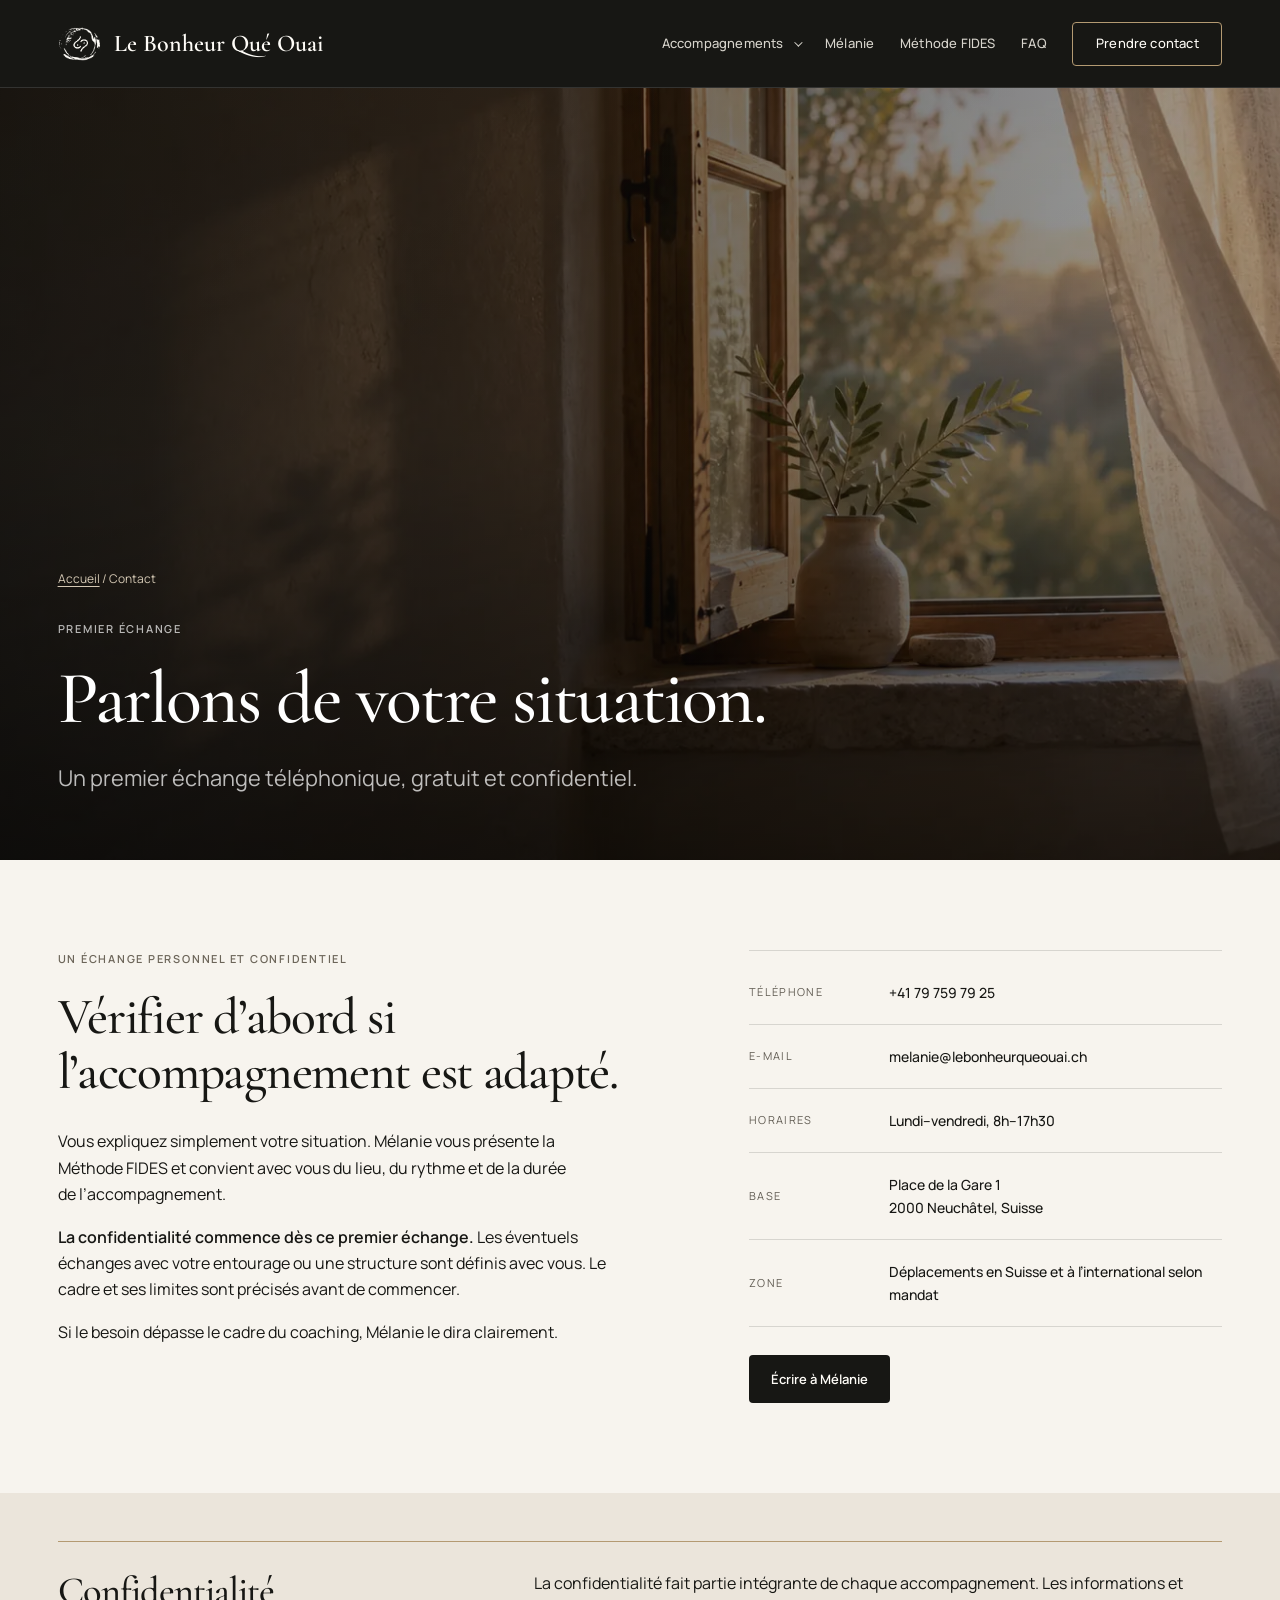
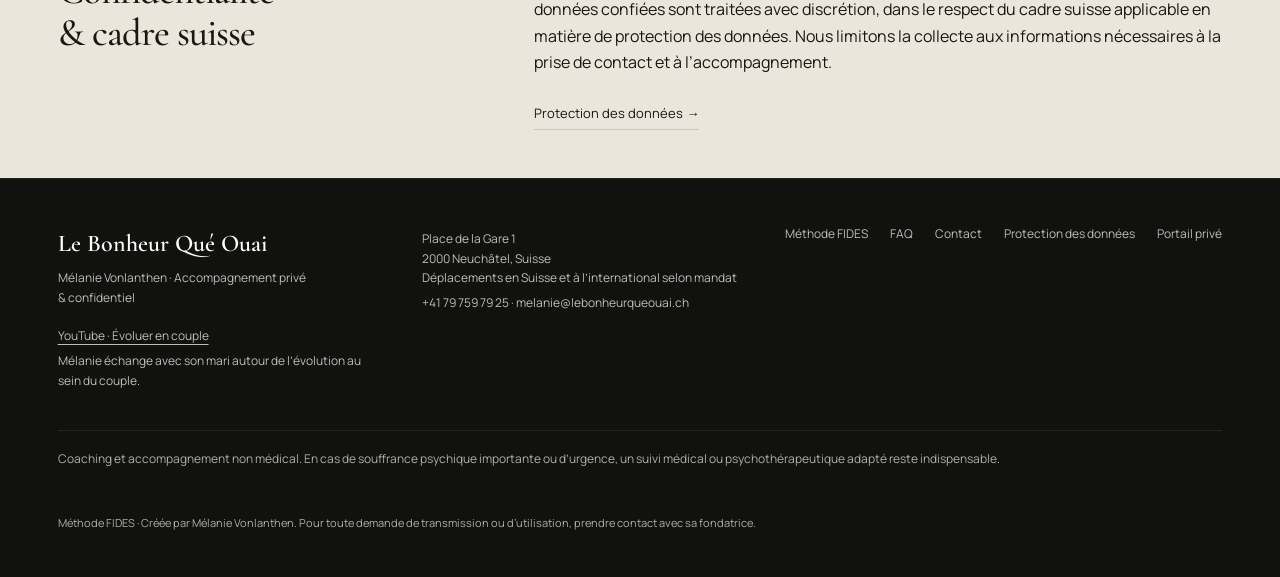
<file: contact.html>
<!doctype html><html lang="fr-CH"><head>
<meta charset="utf-8">
<script>document.documentElement.classList.add('js');</script>
<meta name="viewport" content="width=device-width,initial-scale=1">
<title>Contacter Mélanie Vonlanthen | Coach à Neuchâtel</title>
<meta name="description" content="Contactez Mélanie Vonlanthen pour un premier échange confidentiel sur la Méthode FIDES et votre accompagnement à Neuchâtel ou en déplacement.">
<meta name="robots" content="index,follow,max-image-preview:large">
<link rel="canonical" href="https://amontandon01-cmyk.github.io/le_bonheur_que_ouai/contact.html">
<meta name="theme-color" content="#171714">
<link rel="icon" href="favicon.ico?v=20260914-symbole" sizes="any">
<link rel="icon" type="image/png" sizes="32x32" href="favicon-32x32.png?v=20260914-symbole">
<link rel="icon" type="image/svg+xml" href="favicon.svg?v=20260914-symbole">




<link rel="apple-touch-icon" sizes="180x180" href="apple-touch-icon.png?v=20260914-symbole">
<link rel="manifest" href="site.webmanifest?v=20260914-symbole">


<meta property="og:type" content="website">
<meta property="og:locale" content="fr_CH">
<meta property="og:title" content="Contacter Mélanie Vonlanthen | Coach à Neuchâtel">
<meta property="og:description" content="Contactez Mélanie Vonlanthen pour un premier échange confidentiel sur la Méthode FIDES et votre accompagnement à Neuchâtel ou en déplacement.">
<meta property="og:url" content="https://amontandon01-cmyk.github.io/le_bonheur_que_ouai/contact.html">
<meta property="og:site_name" content="Le Bonheur Qué Ouai">
<meta property="og:image" content="https://amontandon01-cmyk.github.io/le_bonheur_que_ouai/assets/partage-social.jpg">
<meta property="og:image:width" content="1200">
<meta property="og:image:height" content="630">
<meta property="og:image:type" content="image/jpeg">
<meta property="og:image:alt" content="Le Bonheur Qué Ouai — Mélanie Vonlanthen. Accompagnement privé et confidentiel. Méthode FIDES.">
<link rel="stylesheet" href="assets/styles.css?v=20260915-management-images">
<script defer src="assets/site.js?v=20260915-ponctuation" onerror="document.documentElement.classList.remove('js')"></script>
<script type="application/ld+json">{"@context":"https://schema.org","@graph":[{"@type":"WebSite","@id":"https://amontandon01-cmyk.github.io/le_bonheur_que_ouai/#website","url":"https://amontandon01-cmyk.github.io/le_bonheur_que_ouai/","name":"Le Bonheur Qué Ouai","inLanguage":"fr-CH"},{"@type":"Person","@id":"https://amontandon01-cmyk.github.io/le_bonheur_que_ouai/#melanie","name":"Mélanie Vonlanthen","jobTitle":"Coach et accompagnante privée","url":"https://amontandon01-cmyk.github.io/le_bonheur_que_ouai/melanie-vonlanthen.html","telephone":"+41 79 759 79 25","email":"melanie@lebonheurqueouai.ch","knowsAbout":["Méthode FIDES","accompagnement privé","transitions de vie","réinsertion et reconversion professionnelles"],"description":"Créatrice de la Méthode FIDES, Mélanie Vonlanthen propose un accompagnement privé et confidentiel, adapté à la personne et à son environnement."},{"@type":"ProfessionalService","@id":"https://amontandon01-cmyk.github.io/le_bonheur_que_ouai/#business","name":"Le Bonheur Qué Ouai","url":"https://amontandon01-cmyk.github.io/le_bonheur_que_ouai/","founder":{"@id":"https://amontandon01-cmyk.github.io/le_bonheur_que_ouai/#melanie"},"telephone":"+41 79 759 79 25","email":"melanie@lebonheurqueouai.ch","address":{"@type":"PostalAddress","streetAddress":"Place de la Gare 1","postalCode":"2000","addressLocality":"Neuchâtel","addressCountry":"CH"},"areaServed":[{"@type":"Country","name":"Suisse"},{"@type":"Place","name":"International, selon mandat"}],"logo":{"@type":"ImageObject","url":"https://amontandon01-cmyk.github.io/le_bonheur_que_ouai/assets/brand/icon-512.png","width":512,"height":512},"description":"Accompagnement privé et confidentiel avec la Méthode FIDES, à Neuchâtel et en déplacement selon mandat."},{"@type":"BreadcrumbList","@id":"https://amontandon01-cmyk.github.io/le_bonheur_que_ouai/contact.html#breadcrumb","itemListElement":[{"@type":"ListItem","position":1,"name":"Accueil","item":"https://amontandon01-cmyk.github.io/le_bonheur_que_ouai/"},{"@type":"ListItem","position":2,"name":"Contact","item":"https://amontandon01-cmyk.github.io/le_bonheur_que_ouai/contact.html"}]},{"@type":"ContactPage","@id":"https://amontandon01-cmyk.github.io/le_bonheur_que_ouai/contact.html#webpage","url":"https://amontandon01-cmyk.github.io/le_bonheur_que_ouai/contact.html","name":"Contacter Mélanie Vonlanthen | Coach à Neuchâtel","description":"Contactez Mélanie Vonlanthen pour un premier échange confidentiel sur la Méthode FIDES et votre accompagnement à Neuchâtel ou en déplacement.","inLanguage":"fr-CH","isPartOf":{"@id":"https://amontandon01-cmyk.github.io/le_bonheur_que_ouai/#website"},"about":{"@id":"https://amontandon01-cmyk.github.io/le_bonheur_que_ouai/#melanie"},"breadcrumb":{"@id":"https://amontandon01-cmyk.github.io/le_bonheur_que_ouai/contact.html#breadcrumb"}}]}</script>
<link rel="preload" as="image" type="image/webp" href="assets/hero-contact-640.webp" media="(max-width: 640px)">
<link rel="preload" as="image" type="image/webp" href="assets/hero-contact-1600.webp" media="(min-width: 641px)">
</head><body><a class="skip-link" href="#contenu">Aller au contenu</a><header class="site-header inner-header" data-header><div class="header-inner">
<a class="brand" href="index.html" aria-label="Le Bonheur Qué Ouai — accueil"><img class="brand-logo" src="assets/brand/logo-symbol.png" alt="" width="44" height="44"><span class="brand-name">Le Bonheur Qué Ouai</span></a>
<button class="menu-toggle" type="button" aria-expanded="false" aria-controls="main-nav" aria-label="Ouvrir le menu" data-menu-toggle>Menu</button>
<nav id="main-nav" class="main-nav" aria-label="Navigation principale" data-nav>
<details class="nav-disclosure"><summary>Accompagnements<span class="nav-chevron" aria-hidden="true"></span></summary><div class="nav-submenu"><a href="accompagnement-prive.html">Tous les accompagnements</a><a href="transitions-de-vie.html">Transitions de vie</a><a class="nav-professional" href="reinsertion-reconversion-professionnelle.html">Réinsertion &amp; reconversion professionnelle</a><a href="remise-en-mouvement.html">Remise en mouvement</a><a href="environnements-exigeants.html">Tournages &amp; missions</a></div></details>
<a href="melanie-vonlanthen.html">Mélanie</a><a href="methode-fides.html">Méthode FIDES</a><a href="faq.html">FAQ</a><a class="nav-cta" href="contact.html" aria-current="page">Prendre contact</a></nav></div></header><main id="contenu" tabindex="-1"><section class="page-hero contact-hero page-hero-image hero-contact"><nav class="breadcrumbs" aria-label="Fil d’Ariane"><a href="index.html">Accueil</a><span aria-hidden="true"> / </span><span aria-current="page">Contact</span></nav><p class="eyebrow">Premier échange</p><h1>Parlons de votre situation.</h1><p>Un premier échange téléphonique, gratuit et confidentiel.</p></section>
<section class="section-light contact-page"><div class="contact-copy"><p class="eyebrow dark">Un échange personnel et confidentiel</p><h2>Vérifier d’abord si l’accompagnement est adapté.</h2><p>Vous expliquez simplement votre situation. Mélanie vous présente la Méthode FIDES et convient avec vous du lieu, du rythme et de la durée de l’accompagnement.</p><p><strong>La confidentialité commence dès ce premier échange.</strong> Les éventuels échanges avec votre entourage ou une structure sont définis avec vous. Le cadre et ses limites sont précisés avant de commencer.</p><p>Si le besoin dépasse le cadre du coaching, Mélanie le dira clairement.</p></div><div class="contact-panel large"><a class="contact-line" href="tel:+41797597925"><span>Téléphone</span><strong>+41 79 759 79 25</strong></a><a class="contact-line" href="mailto:melanie@lebonheurqueouai.ch?subject=Demande%20d%E2%80%99accompagnement%20priv%C3%A9"><span>E-mail</span><strong>melanie@lebonheurqueouai.ch</strong></a><div class="contact-line static"><span>Horaires</span><strong>Lundi–vendredi, 8h–17h30</strong></div><a class="contact-line static" href="https://maps.app.goo.gl/n8fhZAWCMHTbzE1E9" target="_blank" rel="noopener noreferrer" aria-label="Base : Place de la Gare 1, 2000 Neuchâtel, Suisse — ouvrir dans Google Maps (nouvel onglet)"><span>Base</span><strong>Place de la Gare 1<br>2000 Neuchâtel, Suisse</strong></a><div class="contact-line static"><span>Zone</span><strong>Déplacements en Suisse et à l’international selon mandat</strong></div><a class="button button-dark" href="mailto:melanie@lebonheurqueouai.ch?subject=Demande%20d%E2%80%99accompagnement%20priv%C3%A9">Écrire à Mélanie</a></div></section><section class="section-stone privacy-section" aria-labelledby="confidentialite-cadre"><div class="privacy-inner"><h2 id="confidentialite-cadre">Confidentialité &amp; cadre suisse</h2><div><p>La confidentialité fait partie intégrante de chaque accompagnement. Les informations et données confiées sont traitées avec discrétion, dans le respect du cadre suisse applicable en matière de protection des données. Nous limitons la collecte aux informations nécessaires à la prise de contact et à l’accompagnement.</p><a class="inline-cta" href="protection-des-donnees.html">Protection des données →</a></div></div></section></main><footer class="site-footer">
<div><strong>Le Bonheur Qué Ouai</strong><p>Mélanie Vonlanthen · Accompagnement privé &amp; confidentiel</p><p class="footer-youtube"><a href="https://www.youtube.com/channel/UCPby14BXJpV1jzdM7zE-QJA/videos" target="_blank" rel="noopener noreferrer" aria-label="YouTube · Évoluer en couple (nouvel onglet)">YouTube · Évoluer en couple</a><span>Mélanie échange avec son mari autour de l’évolution au sein du couple.</span></p></div>
<div class="footer-meta"><p><a href="https://maps.app.goo.gl/n8fhZAWCMHTbzE1E9" target="_blank" rel="noopener noreferrer" aria-label="Place de la Gare 1, 2000 Neuchâtel, Suisse — ouvrir dans Google Maps (nouvel onglet)">Place de la Gare 1<br>2000 Neuchâtel, Suisse</a><br>Déplacements en Suisse et à l’international selon mandat</p><p><a href="tel:+41797597925">+41 79 759 79 25</a> · <a href="mailto:melanie@lebonheurqueouai.ch">melanie@lebonheurqueouai.ch</a></p></div>
<div class="footer-links"><a href="methode-fides.html">Méthode FIDES</a><a href="faq.html">FAQ</a><a href="contact.html">Contact</a><a href="protection-des-donnees.html">Protection des données</a><a href="https://portail.lebonheurqueouai.ch/">Portail privé</a></div>
<div class="photo-credits">Coaching et accompagnement non médical. En cas de souffrance psychique importante ou d’urgence, un suivi médical ou psychothérapeutique adapté reste indispensable.</div>
<p class="fides-attribution">Méthode FIDES · Créée par Mélanie Vonlanthen. Pour toute demande de transmission ou d’utilisation, prendre contact avec sa fondatrice.</p></footer></body></html>
</file>
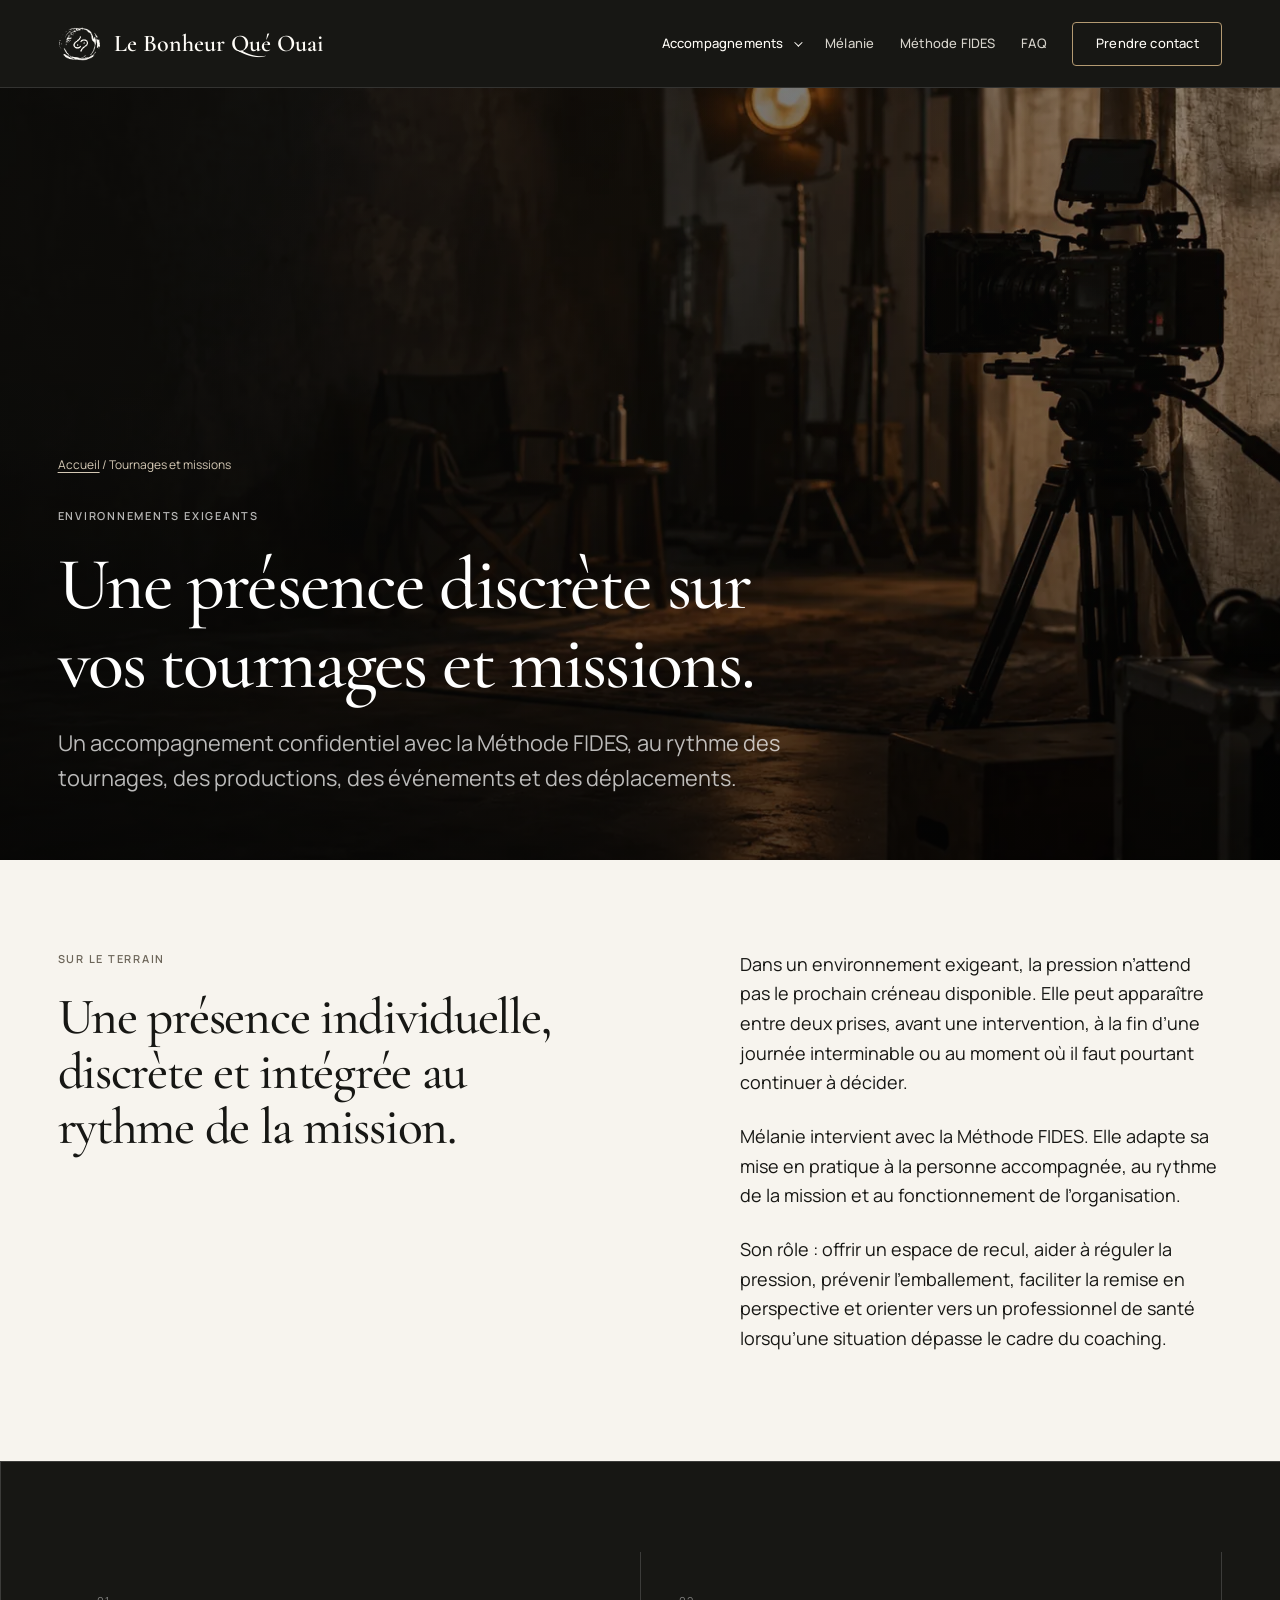
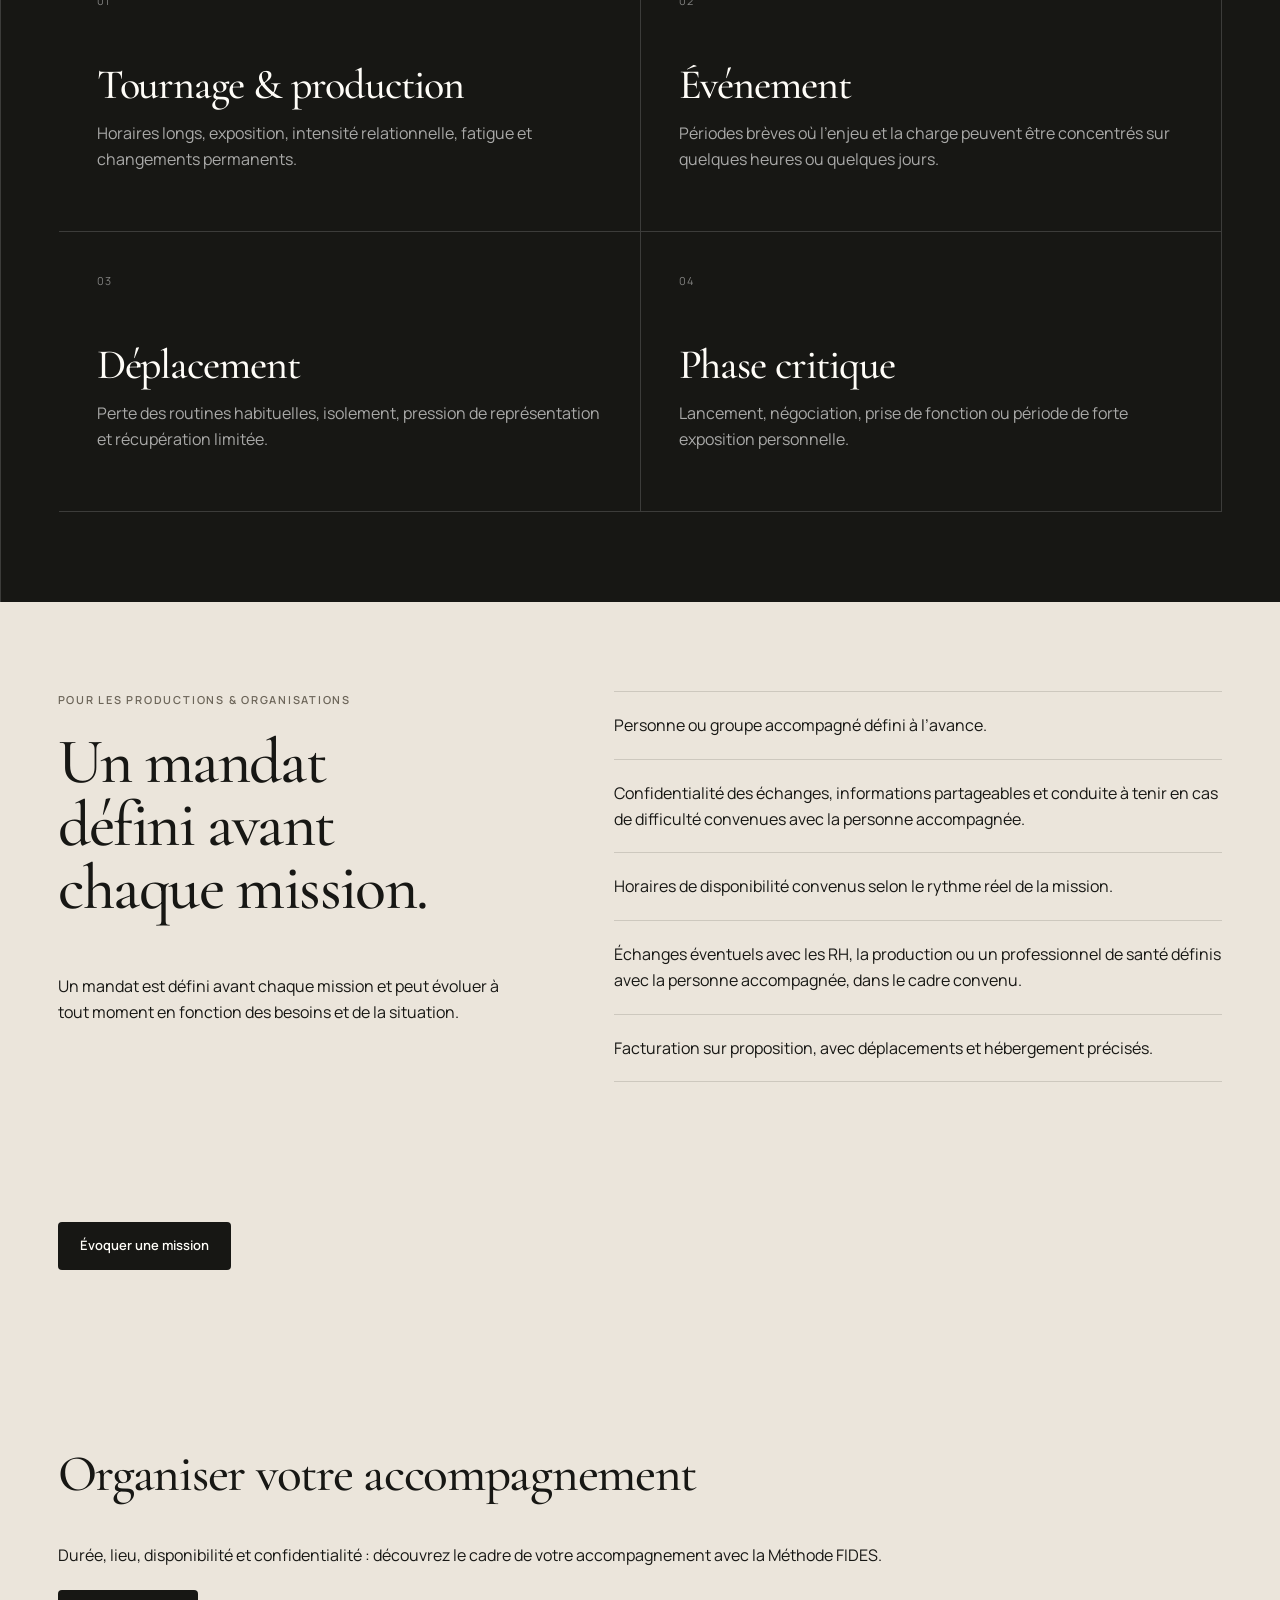
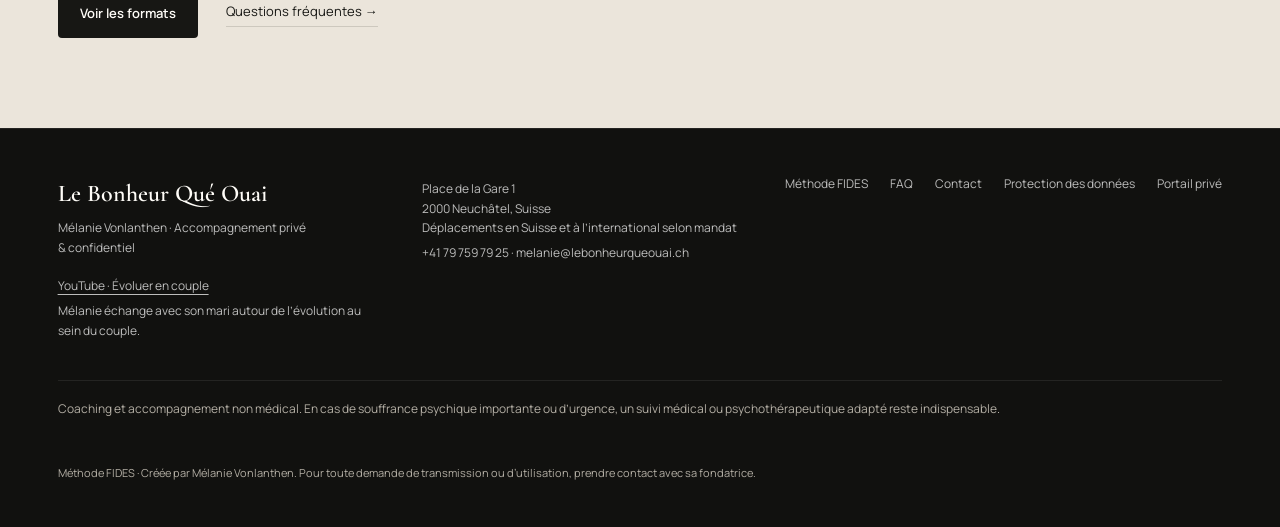
<file: environnements-exigeants.html>
<!doctype html><html lang="fr-CH"><head><meta charset="utf-8">
<script>document.documentElement.classList.add('js');</script><meta name="viewport" content="width=device-width,initial-scale=1"><title>Accompagnement sur tournages et missions | Mélanie Vonlanthen</title><meta name="description" content="Méthode FIDES sur tournages, événements et missions : un accompagnement confidentiel adapté à la personne, au rythme et aux contraintes de la structure."><meta name="robots" content="index,follow,max-image-preview:large"><link rel="canonical" href="https://amontandon01-cmyk.github.io/le_bonheur_que_ouai/environnements-exigeants.html"><meta name="theme-color" content="#171714">
<link rel="icon" href="favicon.ico?v=20260914-symbole" sizes="any">
<link rel="icon" type="image/png" sizes="32x32" href="favicon-32x32.png?v=20260914-symbole">
<link rel="icon" type="image/svg+xml" href="favicon.svg?v=20260914-symbole">




<link rel="apple-touch-icon" sizes="180x180" href="apple-touch-icon.png?v=20260914-symbole">
<link rel="manifest" href="site.webmanifest?v=20260914-symbole"><meta property="og:type" content="website"><meta property="og:locale" content="fr_CH"><meta property="og:title" content="Accompagnement sur tournages et missions | Mélanie Vonlanthen"><meta property="og:description" content="Méthode FIDES sur tournages, événements et missions : un accompagnement confidentiel adapté à la personne, au rythme et aux contraintes de la structure."><meta property="og:url" content="https://amontandon01-cmyk.github.io/le_bonheur_que_ouai/environnements-exigeants.html"><meta property="og:site_name" content="Le Bonheur Qué Ouai">
<meta property="og:image" content="https://amontandon01-cmyk.github.io/le_bonheur_que_ouai/assets/partage-social.jpg">
<meta property="og:image:width" content="1200">
<meta property="og:image:height" content="630">
<meta property="og:image:type" content="image/jpeg">
<meta property="og:image:alt" content="Le Bonheur Qué Ouai — Mélanie Vonlanthen. Accompagnement privé et confidentiel. Méthode FIDES."><link rel="stylesheet" href="assets/styles.css?v=20260915-management-images"><script defer src="assets/site.js?v=20260915-ponctuation" onerror="document.documentElement.classList.remove('js')"></script><script type="application/ld+json">{"@context":"https://schema.org","@graph":[{"@type":"WebSite","@id":"https://amontandon01-cmyk.github.io/le_bonheur_que_ouai/#website","url":"https://amontandon01-cmyk.github.io/le_bonheur_que_ouai/","name":"Le Bonheur Qué Ouai","inLanguage":"fr-CH"},{"@type":"Person","@id":"https://amontandon01-cmyk.github.io/le_bonheur_que_ouai/#melanie","name":"Mélanie Vonlanthen","jobTitle":"Coach et accompagnante privée","url":"https://amontandon01-cmyk.github.io/le_bonheur_que_ouai/melanie-vonlanthen.html","knowsAbout":["Méthode FIDES","accompagnement privé","transitions de vie","réinsertion et reconversion professionnelles"],"description":"Créatrice de la Méthode FIDES, Mélanie Vonlanthen propose un accompagnement privé et confidentiel, adapté à la personne et à son environnement."},{"@type":"ProfessionalService","@id":"https://amontandon01-cmyk.github.io/le_bonheur_que_ouai/#business","name":"Le Bonheur Qué Ouai","url":"https://amontandon01-cmyk.github.io/le_bonheur_que_ouai/","founder":{"@id":"https://amontandon01-cmyk.github.io/le_bonheur_que_ouai/#melanie"},"telephone":"+41 79 759 79 25","email":"melanie@lebonheurqueouai.ch","address":{"@type":"PostalAddress","streetAddress":"Place de la Gare 1","postalCode":"2000","addressLocality":"Neuchâtel","addressCountry":"CH"},"areaServed":[{"@type":"Country","name":"Suisse"},{"@type":"Place","name":"International, selon mandat"}],"logo":{"@type":"ImageObject","url":"https://amontandon01-cmyk.github.io/le_bonheur_que_ouai/assets/brand/icon-512.png","width":512,"height":512},"description":"Accompagnement privé et confidentiel avec la Méthode FIDES, à Neuchâtel et en déplacement selon mandat."},{"@type":"BreadcrumbList","@id":"https://amontandon01-cmyk.github.io/le_bonheur_que_ouai/environnements-exigeants.html#breadcrumb","itemListElement":[{"@type":"ListItem","position":1,"name":"Accueil","item":"https://amontandon01-cmyk.github.io/le_bonheur_que_ouai/"},{"@type":"ListItem","position":2,"name":"Tournages et missions","item":"https://amontandon01-cmyk.github.io/le_bonheur_que_ouai/environnements-exigeants.html"}]},{"@type":"Service","@id":"https://amontandon01-cmyk.github.io/le_bonheur_que_ouai/environnements-exigeants.html#service","name":"Tournages et missions","description":"Méthode FIDES sur tournages, événements et missions : un accompagnement confidentiel adapté à la personne, au rythme et aux contraintes de la structure.","url":"https://amontandon01-cmyk.github.io/le_bonheur_que_ouai/environnements-exigeants.html","provider":{"@id":"https://amontandon01-cmyk.github.io/le_bonheur_que_ouai/#business"},"areaServed":[{"@type":"Country","name":"Suisse"},{"@type":"Place","name":"International, selon mandat"}],"serviceType":"Accompagnement avec la Méthode FIDES"},{"@type":"WebPage","@id":"https://amontandon01-cmyk.github.io/le_bonheur_que_ouai/environnements-exigeants.html#webpage","url":"https://amontandon01-cmyk.github.io/le_bonheur_que_ouai/environnements-exigeants.html","name":"Accompagnement sur tournages et missions | Mélanie Vonlanthen","description":"Méthode FIDES sur tournages, événements et missions : un accompagnement confidentiel adapté à la personne, au rythme et aux contraintes de la structure.","inLanguage":"fr-CH","isPartOf":{"@id":"https://amontandon01-cmyk.github.io/le_bonheur_que_ouai/#website"},"about":{"@id":"https://amontandon01-cmyk.github.io/le_bonheur_que_ouai/#melanie"},"breadcrumb":{"@id":"https://amontandon01-cmyk.github.io/le_bonheur_que_ouai/environnements-exigeants.html#breadcrumb"},"mainEntity":{"@id":"https://amontandon01-cmyk.github.io/le_bonheur_que_ouai/environnements-exigeants.html#service"}}]}</script><link rel="preload" as="image" type="image/webp" href="assets/hero-mission-640.webp" media="(max-width: 640px)">
<link rel="preload" as="image" type="image/webp" href="assets/hero-mission-1600.webp" media="(min-width: 641px)">
</head><body><a class="skip-link" href="#contenu">Aller au contenu</a><header class="site-header inner-header" data-header><div class="header-inner">
<a class="brand" href="index.html" aria-label="Le Bonheur Qué Ouai — accueil"><img class="brand-logo" src="assets/brand/logo-symbol.png" alt="" width="44" height="44"><span class="brand-name">Le Bonheur Qué Ouai</span></a>
<button class="menu-toggle" type="button" aria-expanded="false" aria-controls="main-nav" aria-label="Ouvrir le menu" data-menu-toggle>Menu</button>
<nav id="main-nav" class="main-nav" aria-label="Navigation principale" data-nav>
<details class="nav-disclosure" data-active><summary>Accompagnements<span class="nav-chevron" aria-hidden="true"></span></summary><div class="nav-submenu"><a href="accompagnement-prive.html">Tous les accompagnements</a><a href="transitions-de-vie.html">Transitions de vie</a><a class="nav-professional" href="reinsertion-reconversion-professionnelle.html">Réinsertion &amp; reconversion professionnelle</a><a href="remise-en-mouvement.html">Remise en mouvement</a><a href="environnements-exigeants.html" aria-current="page">Tournages &amp; missions</a></div></details>
<a href="melanie-vonlanthen.html">Mélanie</a><a href="methode-fides.html">Méthode FIDES</a><a href="faq.html">FAQ</a><a class="nav-cta" href="contact.html">Prendre contact</a></nav></div></header><main id="contenu" tabindex="-1"><section class="page-hero night page-hero-image hero-mission"><nav class="breadcrumbs" aria-label="Fil d’Ariane"><a href="index.html">Accueil</a><span aria-hidden="true"> / </span><span aria-current="page">Tournages et missions</span></nav><p class="eyebrow">Environnements exigeants</p><h1>Une présence discrète sur vos tournages et missions.</h1><p>Un accompagnement confidentiel avec la Méthode FIDES, au rythme des tournages, des productions, des événements et des déplacements.</p></section><section class="section-light content-split"><div><p class="eyebrow dark">Sur le terrain</p><h2>Une présence individuelle, discrète et intégrée au rythme de la mission.</h2></div><div class="long-copy"><p>Dans un environnement exigeant, la pression n’attend pas le prochain créneau disponible. Elle peut apparaître entre deux prises, avant une intervention, à la fin d’une journée interminable ou au moment où il faut pourtant continuer à décider.</p><p>Mélanie intervient avec la Méthode FIDES. Elle adapte sa mise en pratique à la personne accompagnée, au rythme de la mission et au fonctionnement de l’organisation.</p><p>Son rôle&nbsp;: offrir un espace de recul, aider à réguler la pression, prévenir l’emballement, faciliter la remise en perspective et orienter vers un professionnel de santé lorsqu’une situation dépasse le cadre du coaching.</p></div></section><section class="section-dark context-grid"><article><span>01</span><h3>Tournage & production</h3><p>Horaires longs, exposition, intensité relationnelle, fatigue et changements permanents.</p></article><article><span>02</span><h3>Événement</h3><p>Périodes brèves où l’enjeu et la charge peuvent être concentrés sur quelques heures ou quelques jours.</p></article><article><span>03</span><h3>Déplacement</h3><p>Perte des routines habituelles, isolement, pression de représentation et récupération limitée.</p></article><article><span>04</span><h3>Phase critique</h3><p>Lancement, négociation, prise de fonction ou période de forte exposition personnelle.</p></article></section><section class="section-stone editorial-list"><div><p class="eyebrow dark">Pour les productions & organisations</p><h2>Un mandat défini avant chaque mission.</h2><p>Un mandat est défini avant chaque mission et peut évoluer à tout moment en fonction des besoins et de la situation.</p></div><ul><li>Personne ou groupe accompagné défini à l’avance.</li><li>Confidentialité des échanges, informations partageables et conduite à tenir en cas de difficulté convenues avec la personne accompagnée.</li><li>Horaires de disponibilité convenus selon le rythme réel de la mission.</li><li>Échanges éventuels avec les RH, la production ou un professionnel de santé définis avec la personne accompagnée, dans le cadre convenu.</li><li>Facturation sur proposition, avec déplacements et hébergement précisés.</li></ul><div class="hero-actions"><a class="button button-dark" href="contact.html">Évoquer une mission</a></div></section><section class="section-stone related-pages"><h2>Organiser votre accompagnement</h2><p>Durée, lieu, disponibilité et confidentialité&nbsp;: découvrez le cadre de votre accompagnement avec la Méthode FIDES.</p><div class="hero-actions"><a class="button button-dark" href="accompagnement-prive.html">Voir les formats</a><a class="inline-cta" href="faq.html">Questions fréquentes →</a></div></section></main><footer class="site-footer"><div><strong>Le Bonheur Qué Ouai</strong><p>Mélanie Vonlanthen · Accompagnement privé &amp; confidentiel</p><p class="footer-youtube"><a href="https://www.youtube.com/channel/UCPby14BXJpV1jzdM7zE-QJA/videos" target="_blank" rel="noopener noreferrer" aria-label="YouTube · Évoluer en couple (nouvel onglet)">YouTube · Évoluer en couple</a><span>Mélanie échange avec son mari autour de l’évolution au sein du couple.</span></p></div><div class="footer-meta"><p><a href="https://maps.app.goo.gl/n8fhZAWCMHTbzE1E9" target="_blank" rel="noopener noreferrer" aria-label="Place de la Gare 1, 2000 Neuchâtel, Suisse — ouvrir dans Google Maps (nouvel onglet)">Place de la Gare 1<br>2000 Neuchâtel, Suisse</a><br>Déplacements en Suisse et à l’international selon mandat</p><p><a href="tel:+41797597925">+41 79 759 79 25</a> · <a href="mailto:melanie@lebonheurqueouai.ch">melanie@lebonheurqueouai.ch</a></p></div><div class="footer-links"><a href="methode-fides.html">Méthode FIDES</a><a href="faq.html">FAQ</a><a href="contact.html">Contact</a><a href="protection-des-donnees.html">Protection des données</a><a href="https://portail.lebonheurqueouai.ch/">Portail privé</a></div><div class="photo-credits">Coaching et accompagnement non médical. En cas de souffrance psychique importante ou d’urgence, un suivi médical ou psychothérapeutique adapté reste indispensable.</div><p class="fides-attribution">Méthode FIDES · Créée par Mélanie Vonlanthen. Pour toute demande de transmission ou d’utilisation, prendre contact avec sa fondatrice.</p></footer></body></html>
</file>
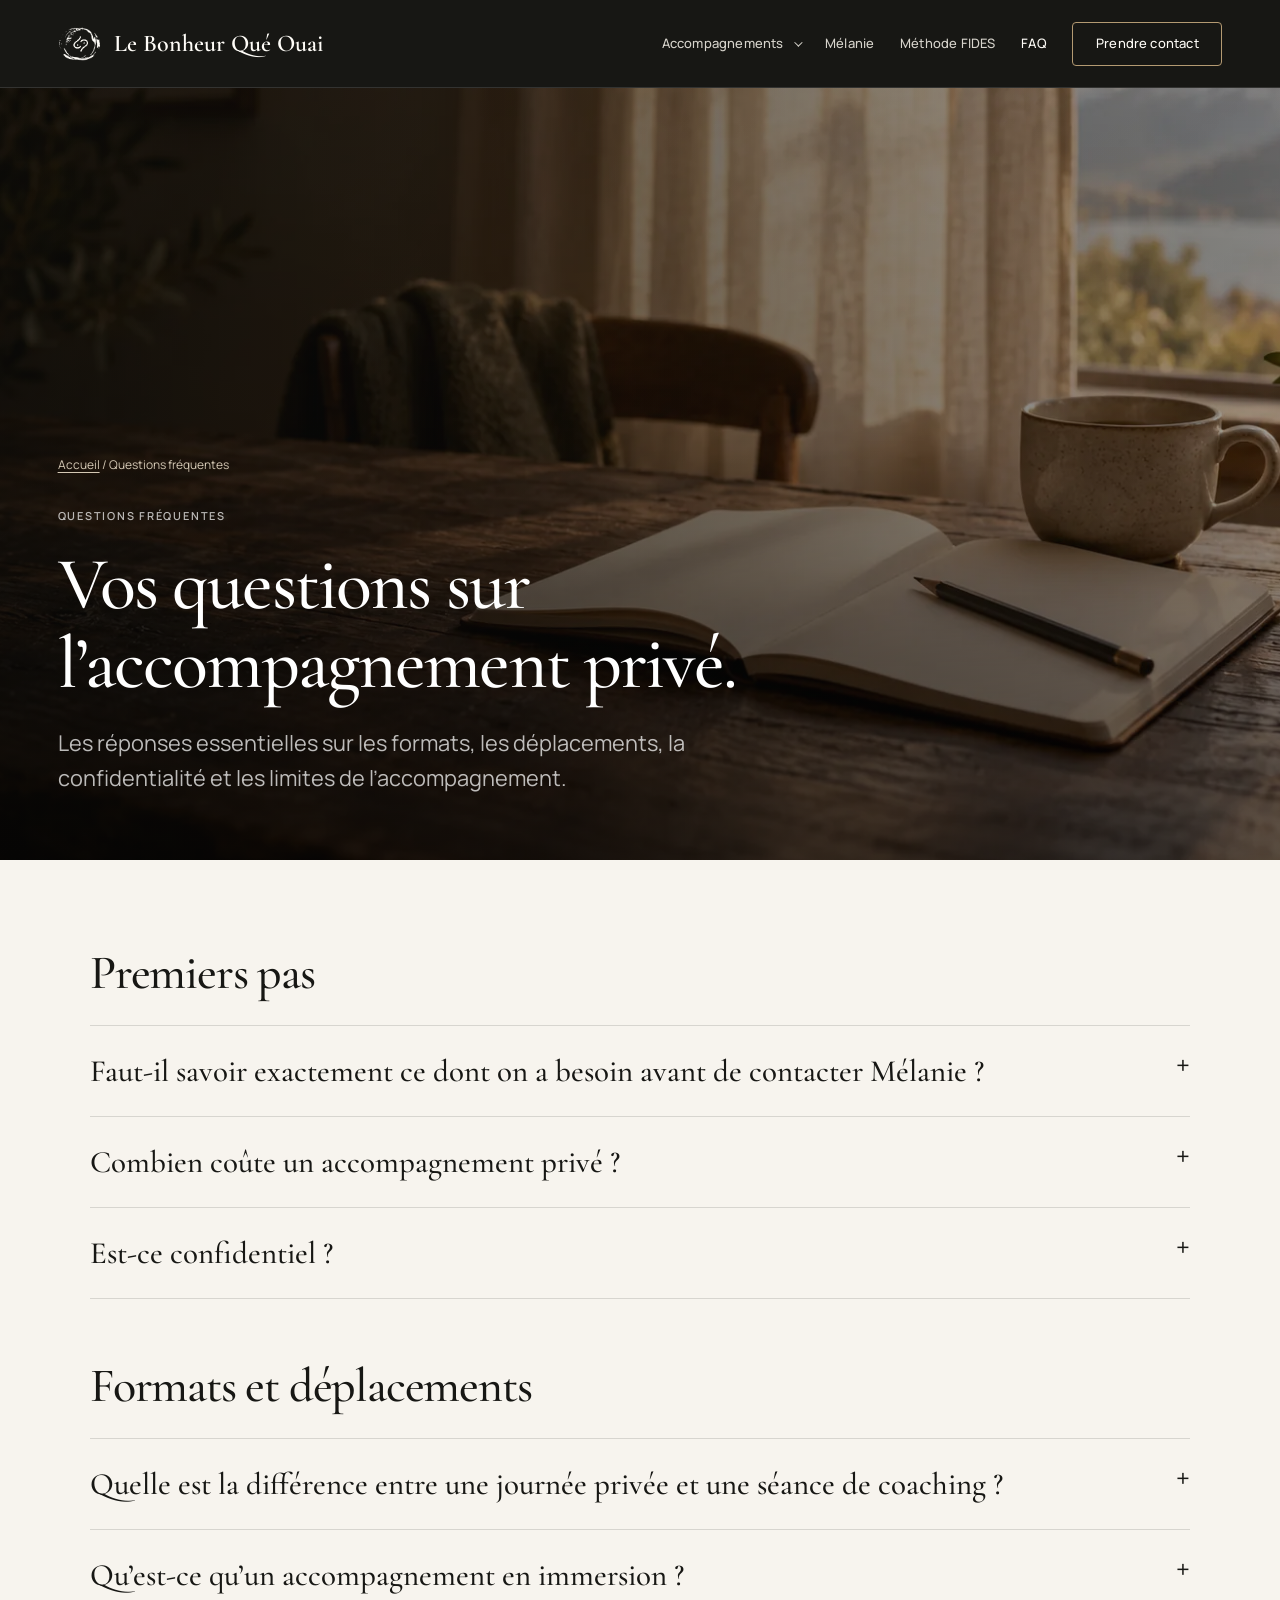
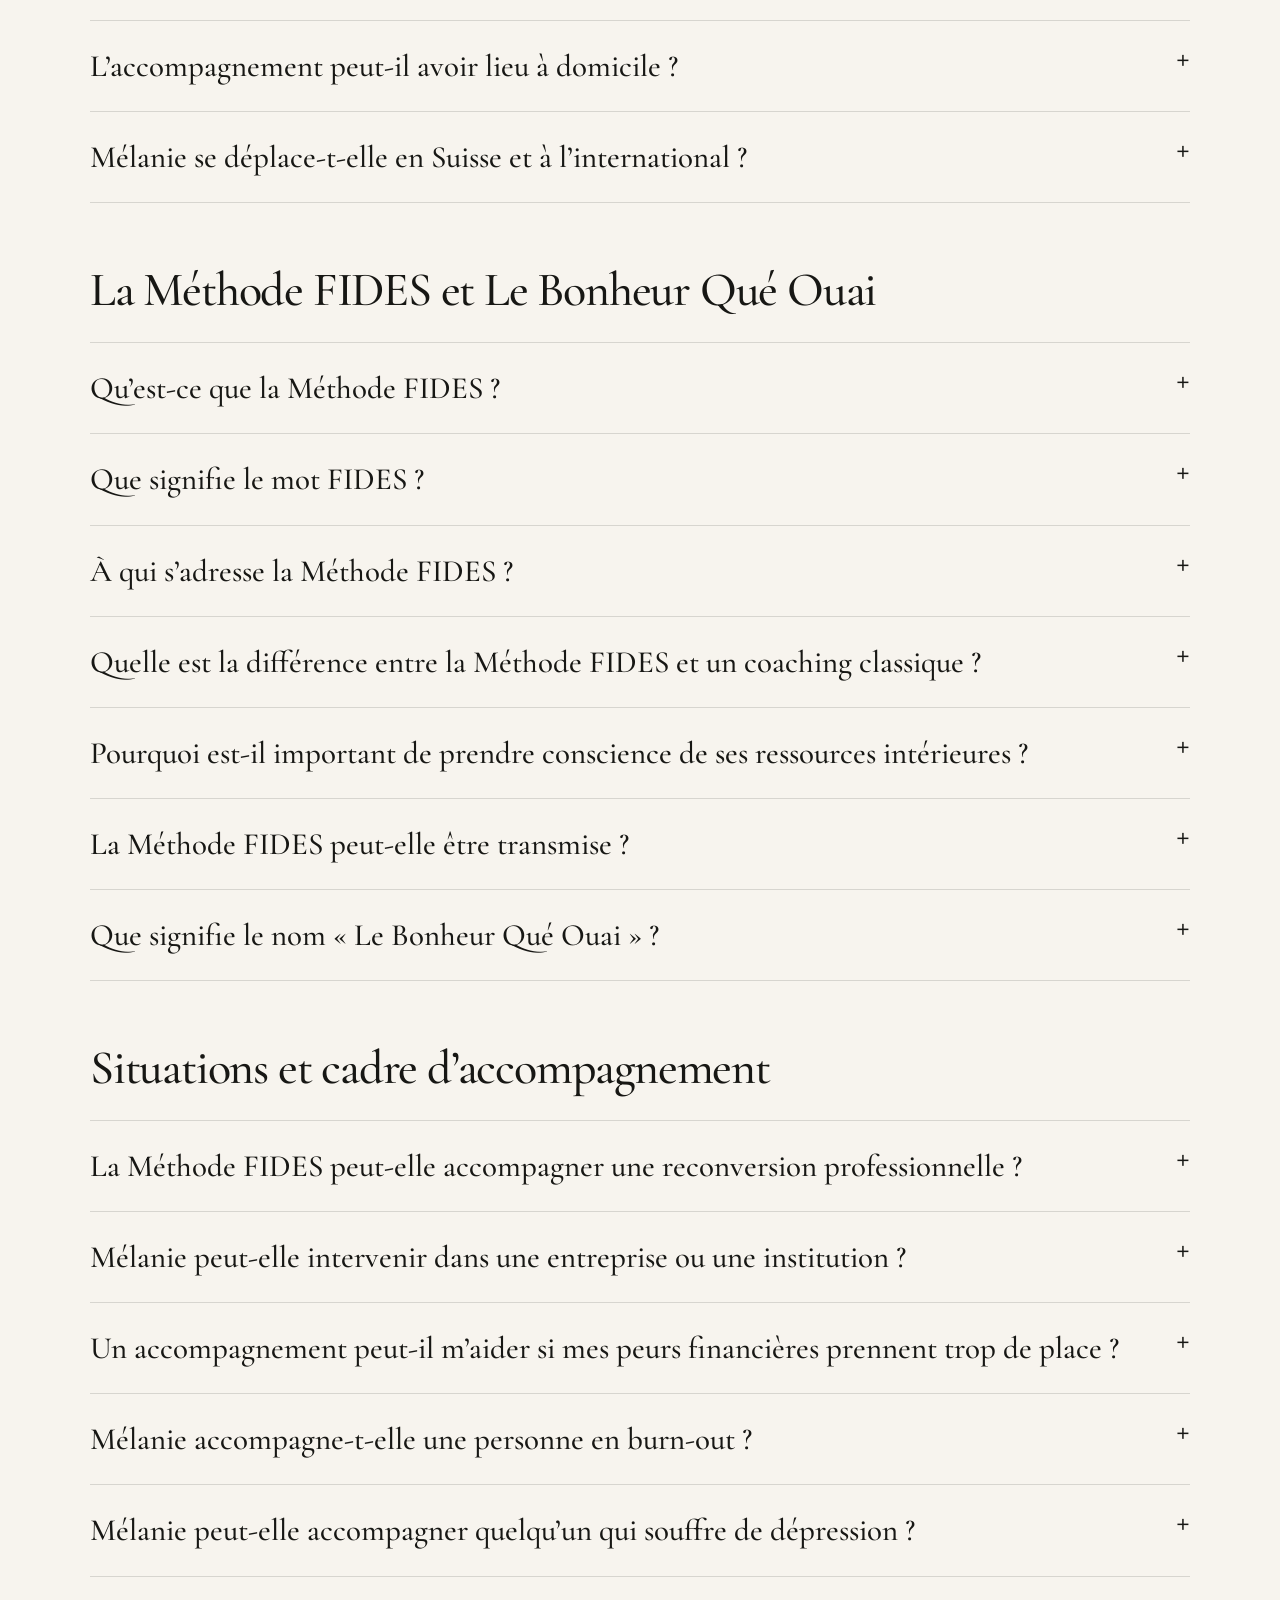
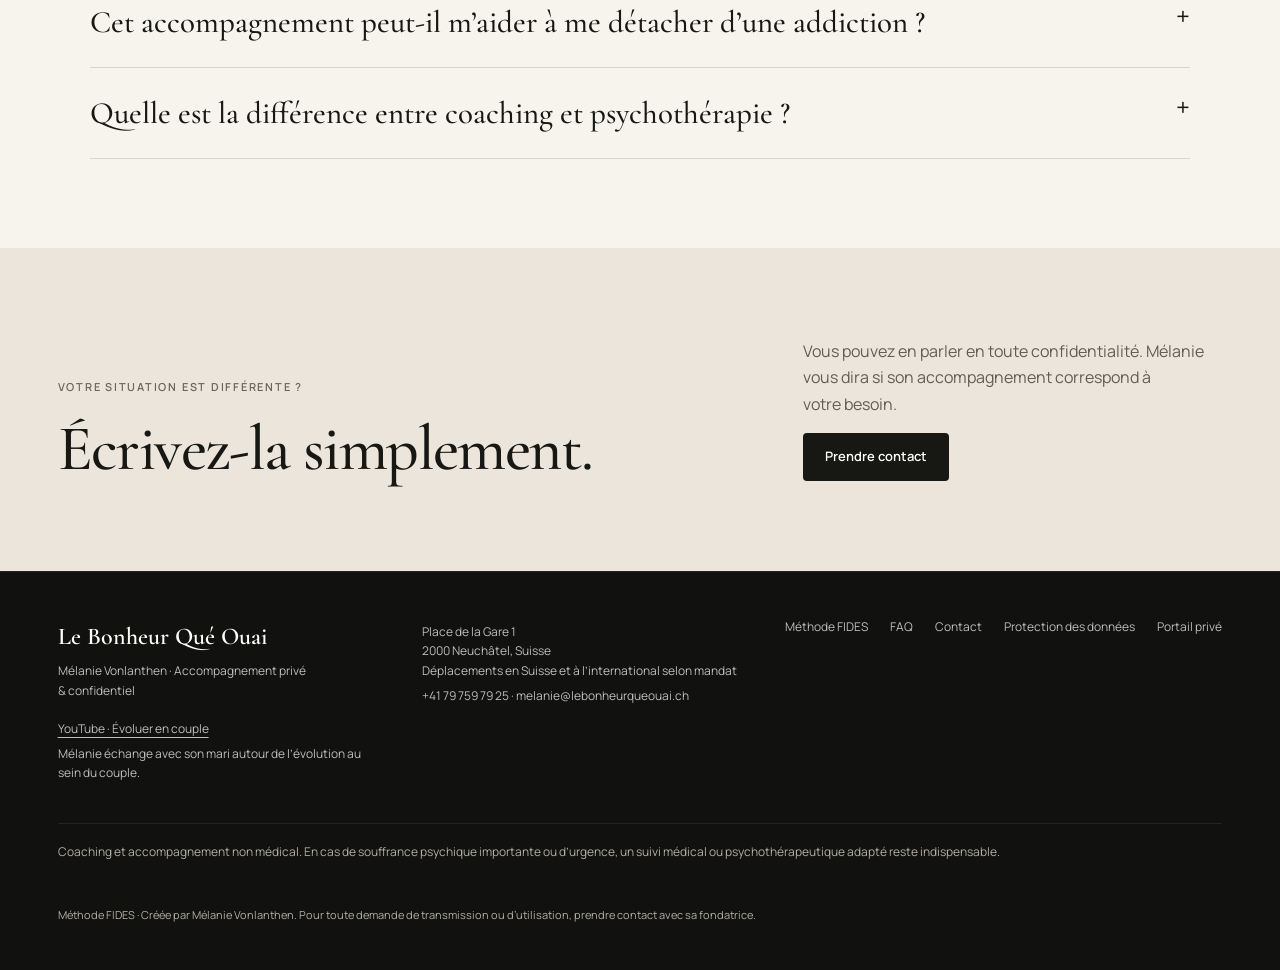
<file: faq.html>
<!doctype html><html lang="fr-CH"><head>
<meta charset="utf-8">
<script>document.documentElement.classList.add('js');</script>
<meta name="viewport" content="width=device-width,initial-scale=1">
<title>Questions sur le coaching et l’accompagnement privé | Mélanie</title>
<meta name="description" content="Méthode FIDES, formats, tarifs, déplacements et confidentialité : les réponses de Mélanie Vonlanthen avant de commencer un accompagnement.">
<meta name="robots" content="index,follow,max-image-preview:large">
<link rel="canonical" href="https://amontandon01-cmyk.github.io/le_bonheur_que_ouai/faq.html">
<meta name="theme-color" content="#171714">
<link rel="icon" href="favicon.ico?v=20260914-symbole" sizes="any">
<link rel="icon" type="image/png" sizes="32x32" href="favicon-32x32.png?v=20260914-symbole">
<link rel="icon" type="image/svg+xml" href="favicon.svg?v=20260914-symbole">




<link rel="apple-touch-icon" sizes="180x180" href="apple-touch-icon.png?v=20260914-symbole">
<link rel="manifest" href="site.webmanifest?v=20260914-symbole">


<meta property="og:type" content="website">
<meta property="og:locale" content="fr_CH">
<meta property="og:title" content="Questions sur le coaching et l’accompagnement privé | Mélanie">
<meta property="og:description" content="Méthode FIDES, formats, tarifs, déplacements et confidentialité : les réponses de Mélanie Vonlanthen avant de commencer un accompagnement.">
<meta property="og:url" content="https://amontandon01-cmyk.github.io/le_bonheur_que_ouai/faq.html">
<meta property="og:site_name" content="Le Bonheur Qué Ouai">
<meta property="og:image" content="https://amontandon01-cmyk.github.io/le_bonheur_que_ouai/assets/partage-social.jpg">
<meta property="og:image:width" content="1200">
<meta property="og:image:height" content="630">
<meta property="og:image:type" content="image/jpeg">
<meta property="og:image:alt" content="Le Bonheur Qué Ouai — Mélanie Vonlanthen. Accompagnement privé et confidentiel. Méthode FIDES.">
<link rel="stylesheet" href="assets/styles.css?v=20260915-management-images">
<script defer src="assets/site.js?v=20260915-ponctuation" onerror="document.documentElement.classList.remove('js')"></script>
<script type="application/ld+json">{"@context":"https://schema.org","@graph":[{"@type":"WebSite","@id":"https://amontandon01-cmyk.github.io/le_bonheur_que_ouai/#website","url":"https://amontandon01-cmyk.github.io/le_bonheur_que_ouai/","name":"Le Bonheur Qué Ouai","inLanguage":"fr-CH"},{"@type":"Person","@id":"https://amontandon01-cmyk.github.io/le_bonheur_que_ouai/#melanie","name":"Mélanie Vonlanthen","jobTitle":"Coach et accompagnante privée","url":"https://amontandon01-cmyk.github.io/le_bonheur_que_ouai/melanie-vonlanthen.html","telephone":"+41 79 759 79 25","email":"melanie@lebonheurqueouai.ch","knowsAbout":["Méthode FIDES","accompagnement privé","transitions de vie","réinsertion et reconversion professionnelles"],"description":"Créatrice de la Méthode FIDES, Mélanie Vonlanthen propose un accompagnement privé et confidentiel, adapté à la personne et à son environnement."},{"@type":"ProfessionalService","@id":"https://amontandon01-cmyk.github.io/le_bonheur_que_ouai/#business","name":"Le Bonheur Qué Ouai","url":"https://amontandon01-cmyk.github.io/le_bonheur_que_ouai/","founder":{"@id":"https://amontandon01-cmyk.github.io/le_bonheur_que_ouai/#melanie"},"telephone":"+41 79 759 79 25","email":"melanie@lebonheurqueouai.ch","address":{"@type":"PostalAddress","streetAddress":"Place de la Gare 1","postalCode":"2000","addressLocality":"Neuchâtel","addressCountry":"CH"},"areaServed":[{"@type":"Country","name":"Suisse"},{"@type":"Place","name":"International, selon mandat"}],"logo":{"@type":"ImageObject","url":"https://amontandon01-cmyk.github.io/le_bonheur_que_ouai/assets/brand/icon-512.png","width":512,"height":512},"description":"Accompagnement privé et confidentiel avec la Méthode FIDES, à Neuchâtel et en déplacement selon mandat."},{"@type":"BreadcrumbList","@id":"https://amontandon01-cmyk.github.io/le_bonheur_que_ouai/faq.html#breadcrumb","itemListElement":[{"@type":"ListItem","position":1,"name":"Accueil","item":"https://amontandon01-cmyk.github.io/le_bonheur_que_ouai/"},{"@type":"ListItem","position":2,"name":"Questions fréquentes","item":"https://amontandon01-cmyk.github.io/le_bonheur_que_ouai/faq.html"}]},{"@type":"FAQPage","@id":"https://amontandon01-cmyk.github.io/le_bonheur_que_ouai/faq.html#webpage","url":"https://amontandon01-cmyk.github.io/le_bonheur_que_ouai/faq.html","name":"Questions sur le coaching et l’accompagnement privé | Mélanie","description":"Méthode FIDES, formats, tarifs, déplacements et confidentialité : les réponses de Mélanie Vonlanthen avant de commencer un accompagnement.","inLanguage":"fr-CH","isPartOf":{"@id":"https://amontandon01-cmyk.github.io/le_bonheur_que_ouai/#website"},"about":{"@id":"https://amontandon01-cmyk.github.io/le_bonheur_que_ouai/#melanie"},"breadcrumb":{"@id":"https://amontandon01-cmyk.github.io/le_bonheur_que_ouai/faq.html#breadcrumb"},"mainEntity":[{"@type":"Question","name":"Faut-il savoir exactement ce dont on a besoin avant de contacter Mélanie ?","acceptedAnswer":{"@type":"Answer","text":"Non. Le premier échange, téléphonique et gratuit, sert précisément à comprendre la situation et à déterminer si une séance, une journée, une immersion ou un autre professionnel serait le plus pertinent."}},{"@type":"Question","name":"Combien coûte un accompagnement privé ?","acceptedAnswer":{"@type":"Answer","text":"Une séance individuelle de 90 minutes coûte CHF 150.–. Les demi-journées, journées, immersions et missions font l’objet d’un devis adapté à votre besoin. Le montant et les éventuels frais supplémentaires sont convenus avant tout engagement. Le premier échange téléphonique est gratuit."}},{"@type":"Question","name":"Est-ce confidentiel ?","acceptedAnswer":{"@type":"Answer","text":"Oui, dès le premier contact et tout au long de l’accompagnement. Vos échanges et votre situation sont traités de manière confidentielle. Lorsqu’un proche, une entreprise ou une production finance l’accompagnement, les informations qui peuvent lui être transmises sont définies avec vous à l’avance. Le cadre de confidentialité et ses limites sont précisés ensemble."}},{"@type":"Question","name":"Quelle est la différence entre une journée privée et une séance de coaching ?","acceptedAnswer":{"@type":"Answer","text":"La Méthode FIDES est la base des deux formats. Une journée privée donne davantage de temps et peut se dérouler dans votre contexte réel : à domicile, en extérieur, lors d’un déplacement ou dans un environnement professionnel."}},{"@type":"Question","name":"Qu’est-ce qu’un accompagnement en immersion ?","acceptedAnswer":{"@type":"Answer","text":"L’immersion permet de sortir du seul cadre d’une discussion et d’observer ce qui se passe directement dans la réalité : dans le quotidien, lors d’une activité, d’un déplacement ou dans un environnement particulier. L’objectif est de travailler là où certaines habitudes, réactions ou blocages apparaissent réellement. Cette logique est au cœur de la Méthode FIDES : observer la réalité telle qu’elle se présente, plutôt que seulement la raconter."}},{"@type":"Question","name":"L’accompagnement peut-il avoir lieu à domicile ?","acceptedAnswer":{"@type":"Answer","text":"Oui, lorsque cela est pertinent et convenu à l’avance. Mélanie peut également intervenir à Neuchâtel, en extérieur, sur un lieu de travail ou en déplacement."}},{"@type":"Question","name":"Mélanie se déplace-t-elle en Suisse et à l’international ?","acceptedAnswer":{"@type":"Answer","text":"Oui. Mélanie peut intervenir en Suisse comme à l’international, selon le mandat et la nature de l’accompagnement. Les modalités et le lieu sont définis directement avec la personne ou l’organisation concernée. Les frais de déplacement et d’hébergement sont clarifiés avant l’intervention."}},{"@type":"Question","name":"Qu’est-ce que la Méthode FIDES ?","acceptedAnswer":{"@type":"Answer","text":"La Méthode FIDES a été créée par Mélanie Vonlanthen. Elle est la base de tous ses accompagnements et permet d’explorer votre situation, vos schémas et vos possibilités de choix. Sa mise en pratique s’adapte à chaque personne, à chaque environnement et aux contraintes de chaque structure."}},{"@type":"Question","name":"Que signifie le mot FIDES ?","acceptedAnswer":{"@type":"Answer","text":"FIDES est un mot latin qui évoque notamment la foi, la confiance, la fidélité, la loyauté et le fait de pouvoir se fier à quelqu’un ou à quelque chose. Ce sens rejoint l’esprit de la Méthode FIDES : retrouver de la confiance, mieux comprendre ce qui nous guide et avancer avec davantage de conscience et de liberté dans ses choix."}},{"@type":"Question","name":"À qui s’adresse la Méthode FIDES ?","acceptedAnswer":{"@type":"Answer","text":"La Méthode FIDES peut s’adresser à toute personne qui souhaite mieux se comprendre, évoluer, traverser une période de changement ou retrouver davantage de cohérence dans sa vie personnelle ou professionnelle. Elle peut être utilisée dans le cadre d’un accompagnement avec Mélanie, mais aussi être transmise à des particuliers qui souhaitent l’intégrer à leur propre démarche de développement personnel, ainsi qu’à des professionnels qui désirent enrichir leur pratique."}},{"@type":"Question","name":"Quelle est la différence entre la Méthode FIDES et un coaching classique ?","acceptedAnswer":{"@type":"Answer","text":"La Méthode FIDES est le fil conducteur créé et développé par Mélanie pour ses accompagnements. Elle part de la réalité de la personne, de ce qu’elle vit concrètement et de son propre rythme, plutôt que d’imposer un modèle identique à chacun."}},{"@type":"Question","name":"Pourquoi est-il important de prendre conscience de ses ressources intérieures ?","acceptedAnswer":{"@type":"Answer","text":"Parce que nous avons souvent davantage de ressources que nous ne le pensons, mais que certaines périodes de vie peuvent nous en éloigner ou nous empêcher de les reconnaître. Les conscientiser permet de mieux identifier ce sur quoi nous pouvons nous appuyer : nos capacités, nos expériences, nos valeurs, notre intuition, nos limites ou encore ce que nous avons déjà réussi à traverser. Dans la Méthode FIDES, cette prise de conscience ne sert pas uniquement à mieux se connaître : elle permet aussi de retrouver des possibilités d’action et d’évoluer avec davantage de choix."}},{"@type":"Question","name":"La Méthode FIDES peut-elle être transmise ?","acceptedAnswer":{"@type":"Answer","text":"Oui. Mélanie propose une transmission individuelle et personnalisée de la Méthode FIDES. Elle s’adresse aussi bien aux professionnels de l’accompagnement qu’aux particuliers qui souhaitent mieux se comprendre, évoluer et utiliser la méthode dans leur propre développement personnel. FIDES n’est d’ailleurs pas seulement une méthode que Mélanie utilise avec les personnes qu’elle accompagne : elle l’applique elle-même, pour elle-même, dans son quotidien."}},{"@type":"Question","name":"Que signifie le nom « Le Bonheur Qué Ouai » ?","acceptedAnswer":{"@type":"Answer","text":"Le nom vient du patois neuchâtelois. « Qué ouai » évoque ce « bah oui » ou « eh oui » bien de chez nous. Une manière simple de dire : oui, le bonheur."}},{"@type":"Question","name":"La Méthode FIDES peut-elle accompagner une reconversion professionnelle ?","acceptedAnswer":{"@type":"Answer","text":"Oui. La Méthode FIDES permet de partir de votre situation réelle et d’avancer progressivement vers une direction professionnelle qui vous correspond."}},{"@type":"Question","name":"Mélanie peut-elle intervenir dans une entreprise ou une institution ?","acceptedAnswer":{"@type":"Answer","text":"Oui. Selon le besoin et le mandat, Mélanie peut intervenir auprès de particuliers, mais également dans un contexte professionnel, en entreprise ou en institution. Son expérience parallèle dans la réinsertion et la reconversion professionnelles lui permet de connaître aussi les réalités liées au travail, aux transitions professionnelles et aux environnements institutionnels. La Méthode FIDES reste adaptable au contexte : elle peut accompagner une démarche personnelle ou professionnelle."}},{"@type":"Question","name":"Un accompagnement peut-il m’aider si mes peurs financières prennent trop de place ?","acceptedAnswer":{"@type":"Answer","text":"Oui, lorsque la peur de manquer, l’insécurité financière ou certaines croyances autour de l’argent commencent à influencer fortement les choix, les relations ou la capacité à avancer. L’accompagnement peut aider à identifier ce qui appartient à la réalité actuelle et ce qui relève davantage de peurs, d’expériences passées, de croyances familiales ou de mécanismes de protection. L’objectif n’est pas de donner des conseils financiers, mais de retrouver davantage de clarté et de liberté dans la manière de vivre et de prendre ses décisions."}},{"@type":"Question","name":"Mélanie accompagne-t-elle une personne en burn-out ?","acceptedAnswer":{"@type":"Answer","text":"Oui. Mélanie peut accompagner une personne pendant une période de burn-out ou lors de la reprise qui suit, notamment autour des repères, des limites, des choix, du quotidien et de la remise en mouvement. Cet accompagnement ne remplace toutefois ni un diagnostic, ni un traitement, ni un suivi médical ou psychothérapeutique lorsque ceux-ci sont nécessaires. Selon la situation, il peut venir en complément d’un suivi de santé."}},{"@type":"Question","name":"Mélanie peut-elle accompagner quelqu’un qui souffre de dépression ?","acceptedAnswer":{"@type":"Answer","text":"Oui uniquement dans un cadre non médical et, lorsque la situation l’exige, en complément d’un suivi par un professionnel de santé. Mélanie ne diagnostique pas et ne traite pas la dépression."}},{"@type":"Question","name":"Cet accompagnement peut-il m’aider à me détacher d’une addiction ?","acceptedAnswer":{"@type":"Answer","text":"Il peut aider à mieux comprendre certains mécanismes, déclencheurs, habitudes ou besoins qui entourent un comportement addictif, et accompagner la personne dans ses prises de conscience et ses changements au quotidien. La Méthode FIDES ne constitue toutefois pas un traitement de l’addiction et ne remplace pas un suivi médical, psychothérapeutique ou spécialisé en addictologie lorsqu’il est nécessaire. Selon la situation, l’accompagnement de Mélanie peut venir en complément d’une prise en charge adaptée."}},{"@type":"Question","name":"Quelle est la différence entre coaching et psychothérapie ?","acceptedAnswer":{"@type":"Answer","text":"Le coaching accompagne une personne dans une évolution, un changement, une prise de décision ou la mise en mouvement autour d’une situation concrète. Il ne remplace pas une psychothérapie, un diagnostic médical ou un suivi auprès d’un professionnel de santé lorsque ceux-ci sont nécessaires. La Méthode FIDES s’inscrit dans ce cadre d’accompagnement et de développement personnel. Mélanie ne la présente pas comme un traitement médical ou thérapeutique."}}]}]}</script>
<link rel="preload" as="image" type="image/webp" href="assets/hero-questions-640.webp" media="(max-width: 640px)">
<link rel="preload" as="image" type="image/webp" href="assets/hero-questions-1600.webp" media="(min-width: 641px)">
</head><body><a class="skip-link" href="#contenu">Aller au contenu</a><header class="site-header inner-header" data-header><div class="header-inner">
<a class="brand" href="index.html" aria-label="Le Bonheur Qué Ouai — accueil"><img class="brand-logo" src="assets/brand/logo-symbol.png" alt="" width="44" height="44"><span class="brand-name">Le Bonheur Qué Ouai</span></a>
<button class="menu-toggle" type="button" aria-expanded="false" aria-controls="main-nav" aria-label="Ouvrir le menu" data-menu-toggle>Menu</button>
<nav id="main-nav" class="main-nav" aria-label="Navigation principale" data-nav>
<details class="nav-disclosure"><summary>Accompagnements<span class="nav-chevron" aria-hidden="true"></span></summary><div class="nav-submenu"><a href="accompagnement-prive.html">Tous les accompagnements</a><a href="transitions-de-vie.html">Transitions de vie</a><a class="nav-professional" href="reinsertion-reconversion-professionnelle.html">Réinsertion &amp; reconversion professionnelle</a><a href="remise-en-mouvement.html">Remise en mouvement</a><a href="environnements-exigeants.html">Tournages &amp; missions</a></div></details>
<a href="melanie-vonlanthen.html">Mélanie</a><a href="methode-fides.html">Méthode FIDES</a><a href="faq.html" aria-current="page">FAQ</a><a class="nav-cta" href="contact.html">Prendre contact</a></nav></div></header><main id="contenu" tabindex="-1"><section class="page-hero faq-hero page-hero-image hero-questions"><nav class="breadcrumbs" aria-label="Fil d’Ariane"><a href="index.html">Accueil</a><span aria-hidden="true"> / </span><span aria-current="page">Questions fréquentes</span></nav><p class="eyebrow">Questions fréquentes</p><h1>Vos questions sur l’accompagnement privé.</h1><p>Les réponses essentielles sur les formats, les déplacements, la confidentialité et les limites de l’accompagnement.</p></section><section class="section-light faq-section"><section class="faq-group" aria-labelledby="premiers-pas"><h2 id="premiers-pas">Premiers pas</h2><details class="faq-item"><summary>Faut-il savoir exactement ce dont on a besoin avant de contacter Mélanie&nbsp;?</summary><div><p>Non. Le premier échange, téléphonique et gratuit, sert précisément à comprendre la situation et à déterminer si une séance, une journée, une immersion ou un autre professionnel serait le plus pertinent.</p></div></details><details class="faq-item"><summary>Combien coûte un accompagnement privé&nbsp;?</summary><div><p>Une séance individuelle de 90 minutes coûte CHF 150.–. Les demi-journées, journées, immersions et missions font l’objet d’un devis adapté à votre besoin. Le montant et les éventuels frais supplémentaires sont convenus avant tout engagement. Le premier échange téléphonique est gratuit.</p></div></details><details class="faq-item"><summary>Est-ce confidentiel&nbsp;?</summary><div><p>Oui, dès le premier contact et tout au long de l’accompagnement. Vos échanges et votre situation sont traités de manière confidentielle. Lorsqu’un proche, une entreprise ou une production finance l’accompagnement, les informations qui peuvent lui être transmises sont définies avec vous à l’avance. Le cadre de confidentialité et ses limites sont précisés ensemble.</p></div></details></section>
<section class="faq-group" aria-labelledby="formats-deplacements"><h2 id="formats-deplacements">Formats et déplacements</h2><details class="faq-item"><summary>Quelle est la différence entre une journée privée et une séance de coaching&nbsp;?</summary><div><p>La Méthode FIDES est la base des deux formats. Une journée privée donne davantage de temps et peut se dérouler dans votre contexte réel&nbsp;: à domicile, en extérieur, lors d’un déplacement ou dans un environnement professionnel.</p></div></details><details class="faq-item"><summary>Qu’est-ce qu’un accompagnement en immersion&nbsp;?</summary><div><p>L’immersion permet de sortir du seul cadre d’une discussion et d’observer ce qui se passe directement dans la réalité&nbsp;: dans le quotidien, lors d’une activité, d’un déplacement ou dans un environnement particulier. L’objectif est de travailler là où certaines habitudes, réactions ou blocages apparaissent réellement. Cette logique est au cœur de la Méthode FIDES&nbsp;: observer la réalité telle qu’elle se présente, plutôt que seulement la raconter.</p></div></details><details class="faq-item"><summary>L’accompagnement peut-il avoir lieu à domicile&nbsp;?</summary><div><p>Oui, lorsque cela est pertinent et convenu à l’avance. Mélanie peut également intervenir à Neuchâtel, en extérieur, sur un lieu de travail ou en déplacement.</p></div></details><details class="faq-item"><summary>Mélanie se déplace-t-elle en Suisse et à l’international&nbsp;?</summary><div><p>Oui. Mélanie peut intervenir en Suisse comme à l’international, selon le mandat et la nature de l’accompagnement. Les modalités et le lieu sont définis directement avec la personne ou l’organisation concernée. Les frais de déplacement et d’hébergement sont clarifiés avant l’intervention.</p></div></details></section>
<section class="faq-group" aria-labelledby="methode-et-identite"><h2 id="methode-et-identite">La Méthode FIDES et Le Bonheur Qué Ouai</h2><details class="faq-item"><summary>Qu’est-ce que la Méthode FIDES&nbsp;?</summary><div><p>La Méthode FIDES a été créée par Mélanie Vonlanthen. Elle est la base de tous ses accompagnements et permet d’explorer votre situation, vos schémas et vos possibilités de choix. Sa mise en pratique s’adapte à chaque personne, à chaque environnement et aux contraintes de chaque structure.</p><p><a class="inline-cta" href="methode-fides.html">Découvrir la Méthode FIDES →</a></p></div></details><details class="faq-item"><summary>Que signifie le mot FIDES&nbsp;?</summary><div><p>FIDES est un mot latin qui évoque notamment la foi, la confiance, la fidélité, la loyauté et le fait de pouvoir se fier à quelqu’un ou à quelque chose. Ce sens rejoint l’esprit de la Méthode FIDES&nbsp;: retrouver de la confiance, mieux comprendre ce qui nous guide et avancer avec davantage de conscience et de liberté dans ses choix.</p></div></details><details class="faq-item"><summary>À qui s’adresse la Méthode FIDES&nbsp;?</summary><div><p>La Méthode FIDES peut s’adresser à toute personne qui souhaite mieux se comprendre, évoluer, traverser une période de changement ou retrouver davantage de cohérence dans sa vie personnelle ou professionnelle. Elle peut être utilisée dans le cadre d’un accompagnement avec Mélanie, mais aussi être transmise à des particuliers qui souhaitent l’intégrer à leur propre démarche de développement personnel, ainsi qu’à des professionnels qui désirent enrichir leur pratique.</p></div></details><details class="faq-item"><summary>Quelle est la différence entre la Méthode FIDES et un coaching classique&nbsp;?</summary><div><p>La Méthode FIDES est le fil conducteur créé et développé par Mélanie pour ses accompagnements. Elle part de la réalité de la personne, de ce qu’elle vit concrètement et de son propre rythme, plutôt que d’imposer un modèle identique à chacun.</p></div></details><details class="faq-item"><summary>Pourquoi est-il important de prendre conscience de ses ressources intérieures&nbsp;?</summary><div><p>Parce que nous avons souvent davantage de ressources que nous ne le pensons, mais que certaines périodes de vie peuvent nous en éloigner ou nous empêcher de les reconnaître. Les conscientiser permet de mieux identifier ce sur quoi nous pouvons nous appuyer&nbsp;: nos capacités, nos expériences, nos valeurs, notre intuition, nos limites ou encore ce que nous avons déjà réussi à traverser. Dans la Méthode FIDES, cette prise de conscience ne sert pas uniquement à mieux se connaître&nbsp;: elle permet aussi de retrouver des possibilités d’action et d’évoluer avec davantage de choix.</p></div></details><details class="faq-item"><summary>La Méthode FIDES peut-elle être transmise&nbsp;?</summary><div><p>Oui. Mélanie propose une transmission individuelle et personnalisée de la Méthode FIDES. Elle s’adresse aussi bien aux professionnels de l’accompagnement qu’aux particuliers qui souhaitent mieux se comprendre, évoluer et utiliser la méthode dans leur propre développement personnel. FIDES n’est d’ailleurs pas seulement une méthode que Mélanie utilise avec les personnes qu’elle accompagne&nbsp;: elle l’applique elle-même, pour elle-même, dans son quotidien.</p></div></details><details class="faq-item"><summary>Que signifie le nom «&nbsp;Le Bonheur Qué Ouai&nbsp;»&nbsp;?</summary><div><p>Le nom vient du patois neuchâtelois. «&nbsp;Qué ouai&nbsp;» évoque ce «&nbsp;bah oui&nbsp;» ou «&nbsp;eh oui&nbsp;» bien de chez nous. Une manière simple de dire&nbsp;: oui, le bonheur.</p></div></details></section>
<section class="faq-group" aria-labelledby="situations-cadre"><h2 id="situations-cadre">Situations et cadre d’accompagnement</h2><details class="faq-item"><summary>La Méthode FIDES peut-elle accompagner une reconversion professionnelle&nbsp;?</summary><div><p>Oui. La Méthode FIDES permet de partir de votre situation réelle et d’avancer progressivement vers une direction professionnelle qui vous correspond.</p><p><a class="inline-cta" href="reinsertion-reconversion-professionnelle.html">Découvrir l’accompagnement →</a></p></div></details><details class="faq-item"><summary>Mélanie peut-elle intervenir dans une entreprise ou une institution&nbsp;?</summary><div><p>Oui. Selon le besoin et le mandat, Mélanie peut intervenir auprès de particuliers, mais également dans un contexte professionnel, en entreprise ou en institution. Son expérience parallèle dans la réinsertion et la reconversion professionnelles lui permet de connaître aussi les réalités liées au travail, aux transitions professionnelles et aux environnements institutionnels. La Méthode FIDES reste adaptable au contexte&nbsp;: elle peut accompagner une démarche personnelle ou professionnelle.</p></div></details><details class="faq-item"><summary>Un accompagnement peut-il m’aider si mes peurs financières prennent trop de place&nbsp;?</summary><div><p>Oui, lorsque la peur de manquer, l’insécurité financière ou certaines croyances autour de l’argent commencent à influencer fortement les choix, les relations ou la capacité à avancer. L’accompagnement peut aider à identifier ce qui appartient à la réalité actuelle et ce qui relève davantage de peurs, d’expériences passées, de croyances familiales ou de mécanismes de protection. L’objectif n’est pas de donner des conseils financiers, mais de retrouver davantage de clarté et de liberté dans la manière de vivre et de prendre ses décisions.</p></div></details><details class="faq-item"><summary>Mélanie accompagne-t-elle une personne en burn-out&nbsp;?</summary><div><p>Oui. Mélanie peut accompagner une personne pendant une période de burn-out ou lors de la reprise qui suit, notamment autour des repères, des limites, des choix, du quotidien et de la remise en mouvement. Cet accompagnement ne remplace toutefois ni un diagnostic, ni un traitement, ni un suivi médical ou psychothérapeutique lorsque ceux-ci sont nécessaires. Selon la situation, il peut venir en complément d’un suivi de santé.</p></div></details><details class="faq-item"><summary>Mélanie peut-elle accompagner quelqu’un qui souffre de dépression&nbsp;?</summary><div><p>Oui uniquement dans un cadre non médical et, lorsque la situation l’exige, en complément d’un suivi par un professionnel de santé. Mélanie ne diagnostique pas et ne traite pas la dépression.</p></div></details><details class="faq-item"><summary>Cet accompagnement peut-il m’aider à me détacher d’une addiction&nbsp;?</summary><div><p>Il peut aider à mieux comprendre certains mécanismes, déclencheurs, habitudes ou besoins qui entourent un comportement addictif, et accompagner la personne dans ses prises de conscience et ses changements au quotidien. La Méthode FIDES ne constitue toutefois pas un traitement de l’addiction et ne remplace pas un suivi médical, psychothérapeutique ou spécialisé en addictologie lorsqu’il est nécessaire. Selon la situation, l’accompagnement de Mélanie peut venir en complément d’une prise en charge adaptée.</p></div></details><details class="faq-item"><summary>Quelle est la différence entre coaching et psychothérapie&nbsp;?</summary><div><p>Le coaching accompagne une personne dans une évolution, un changement, une prise de décision ou la mise en mouvement autour d’une situation concrète. Il ne remplace pas une psychothérapie, un diagnostic médical ou un suivi auprès d’un professionnel de santé lorsque ceux-ci sont nécessaires. La Méthode FIDES s’inscrit dans ce cadre d’accompagnement et de développement personnel. Mélanie ne la présente pas comme un traitement médical ou thérapeutique.</p></div></details></section></section><section class="section-stone compact-cta light"><div><p class="eyebrow dark">Votre situation est différente&nbsp;?</p><h2>Écrivez-la simplement.</h2></div><div><p>Vous pouvez en parler en toute confidentialité. Mélanie vous dira si son accompagnement correspond à votre besoin.</p><a class="button button-dark" href="contact.html">Prendre contact</a></div></section></main><footer class="site-footer">
<div><strong>Le Bonheur Qué Ouai</strong><p>Mélanie Vonlanthen · Accompagnement privé &amp; confidentiel</p><p class="footer-youtube"><a href="https://www.youtube.com/channel/UCPby14BXJpV1jzdM7zE-QJA/videos" target="_blank" rel="noopener noreferrer" aria-label="YouTube · Évoluer en couple (nouvel onglet)">YouTube · Évoluer en couple</a><span>Mélanie échange avec son mari autour de l’évolution au sein du couple.</span></p></div>
<div class="footer-meta"><p><a href="https://maps.app.goo.gl/n8fhZAWCMHTbzE1E9" target="_blank" rel="noopener noreferrer" aria-label="Place de la Gare 1, 2000 Neuchâtel, Suisse — ouvrir dans Google Maps (nouvel onglet)">Place de la Gare 1<br>2000 Neuchâtel, Suisse</a><br>Déplacements en Suisse et à l’international selon mandat</p><p><a href="tel:+41797597925">+41 79 759 79 25</a> · <a href="mailto:melanie@lebonheurqueouai.ch">melanie@lebonheurqueouai.ch</a></p></div>
<div class="footer-links"><a href="methode-fides.html">Méthode FIDES</a><a href="faq.html">FAQ</a><a href="contact.html">Contact</a><a href="protection-des-donnees.html">Protection des données</a><a href="https://portail.lebonheurqueouai.ch/">Portail privé</a></div>
<div class="photo-credits">Coaching et accompagnement non médical. En cas de souffrance psychique importante ou d’urgence, un suivi médical ou psychothérapeutique adapté reste indispensable.</div>
<p class="fides-attribution">Méthode FIDES · Créée par Mélanie Vonlanthen. Pour toute demande de transmission ou d’utilisation, prendre contact avec sa fondatrice.</p></footer></body></html>
</file>
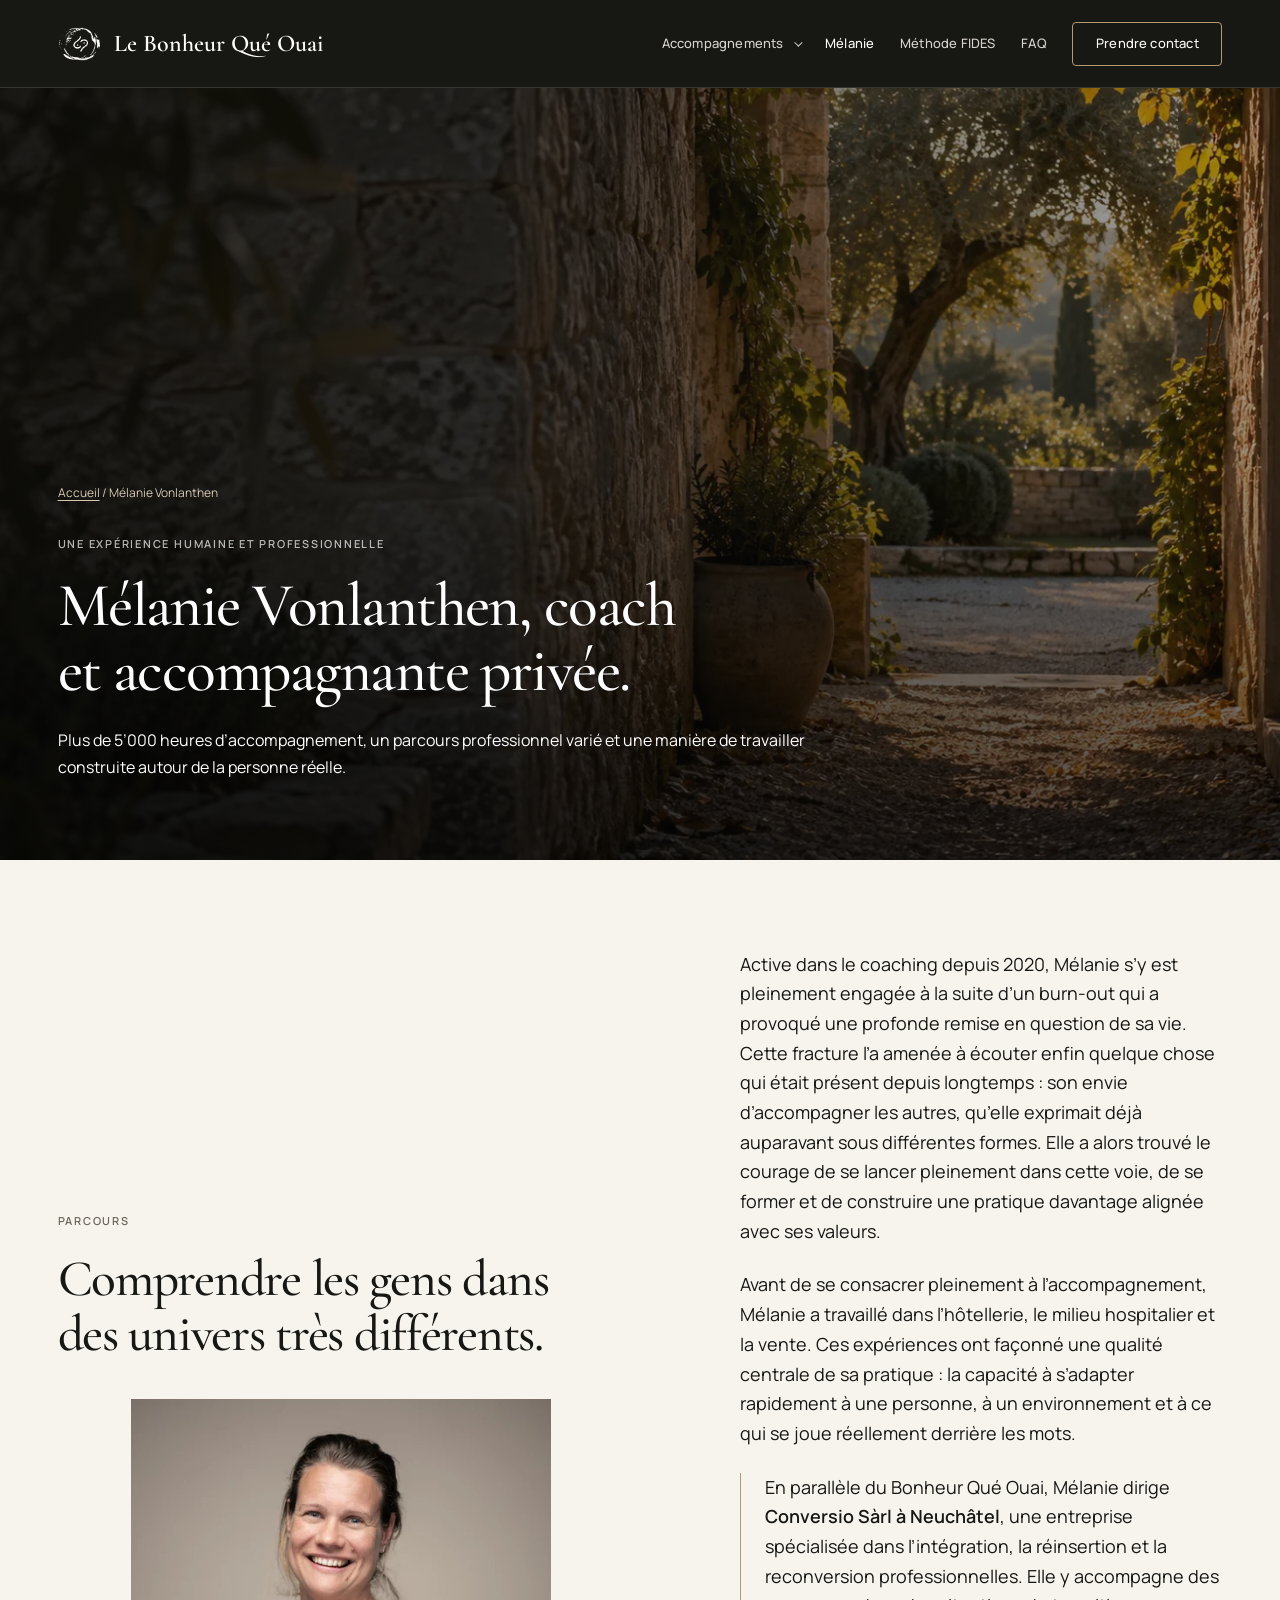
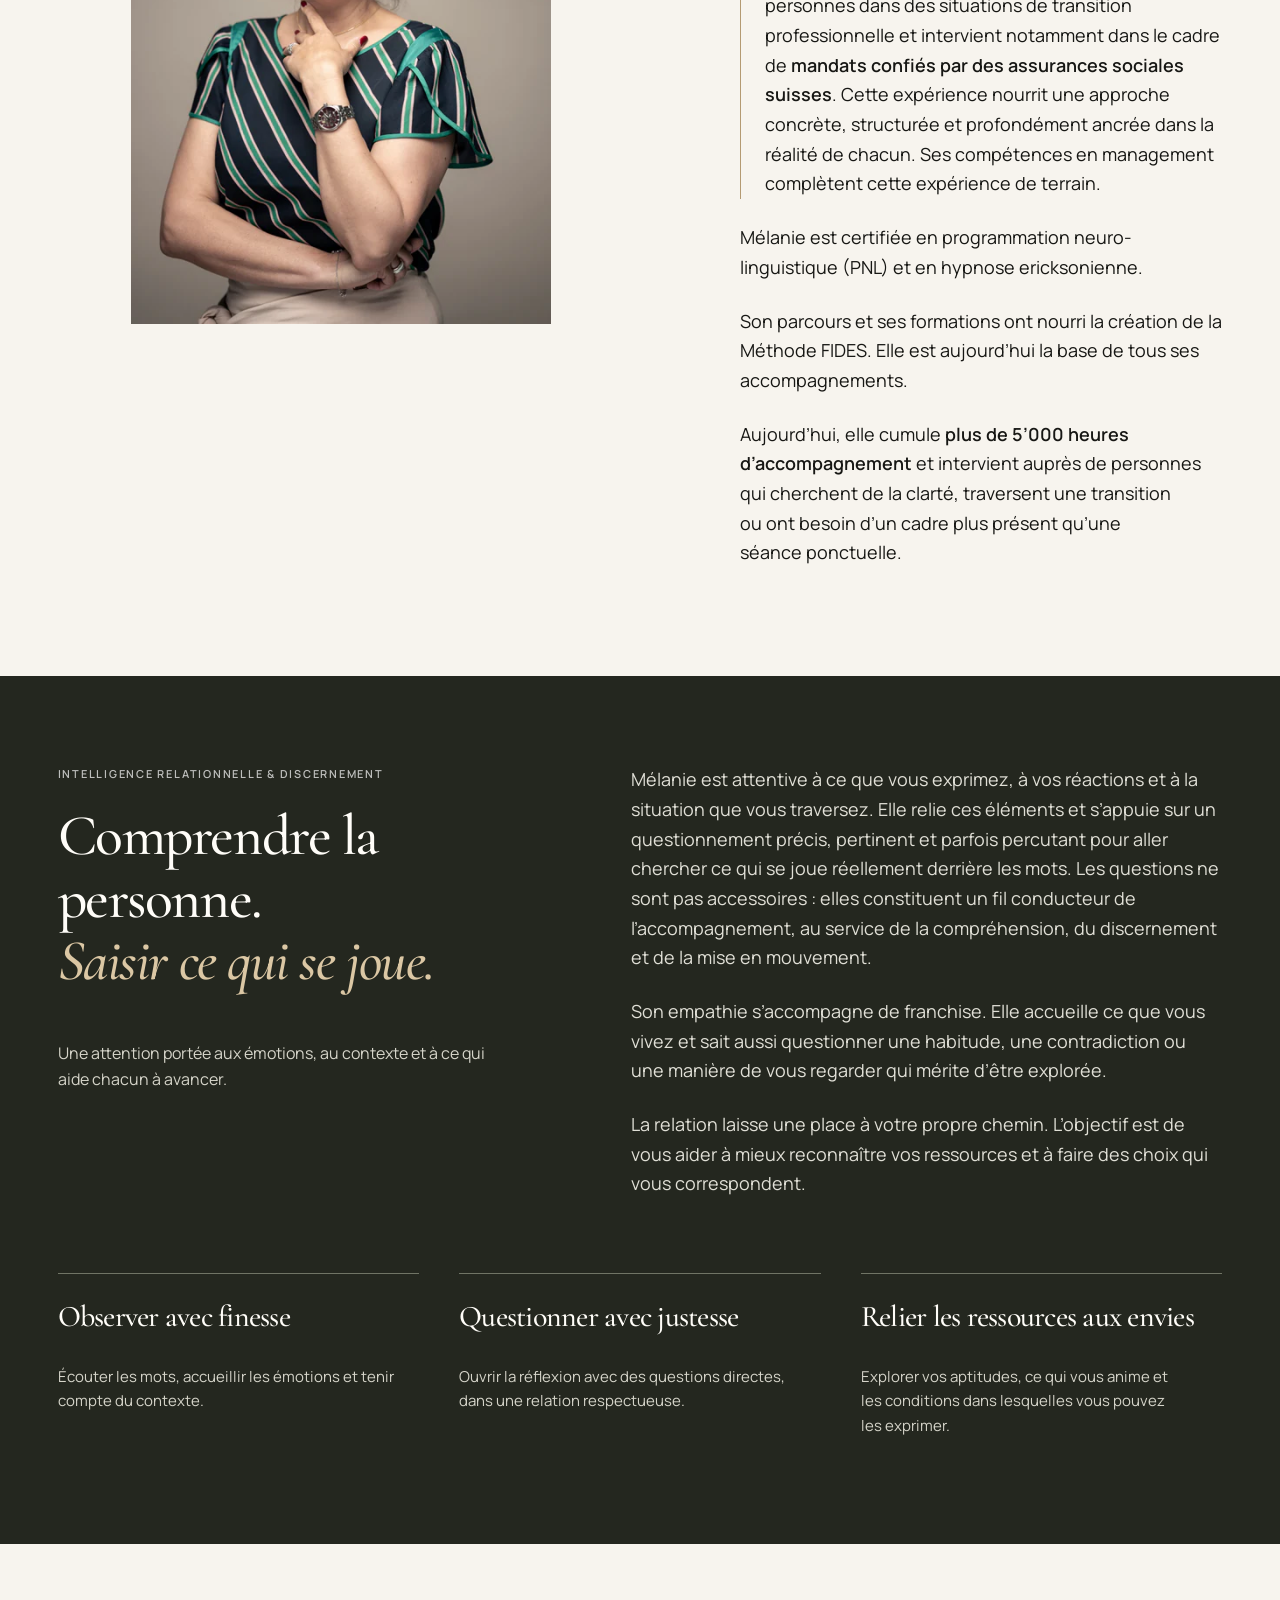
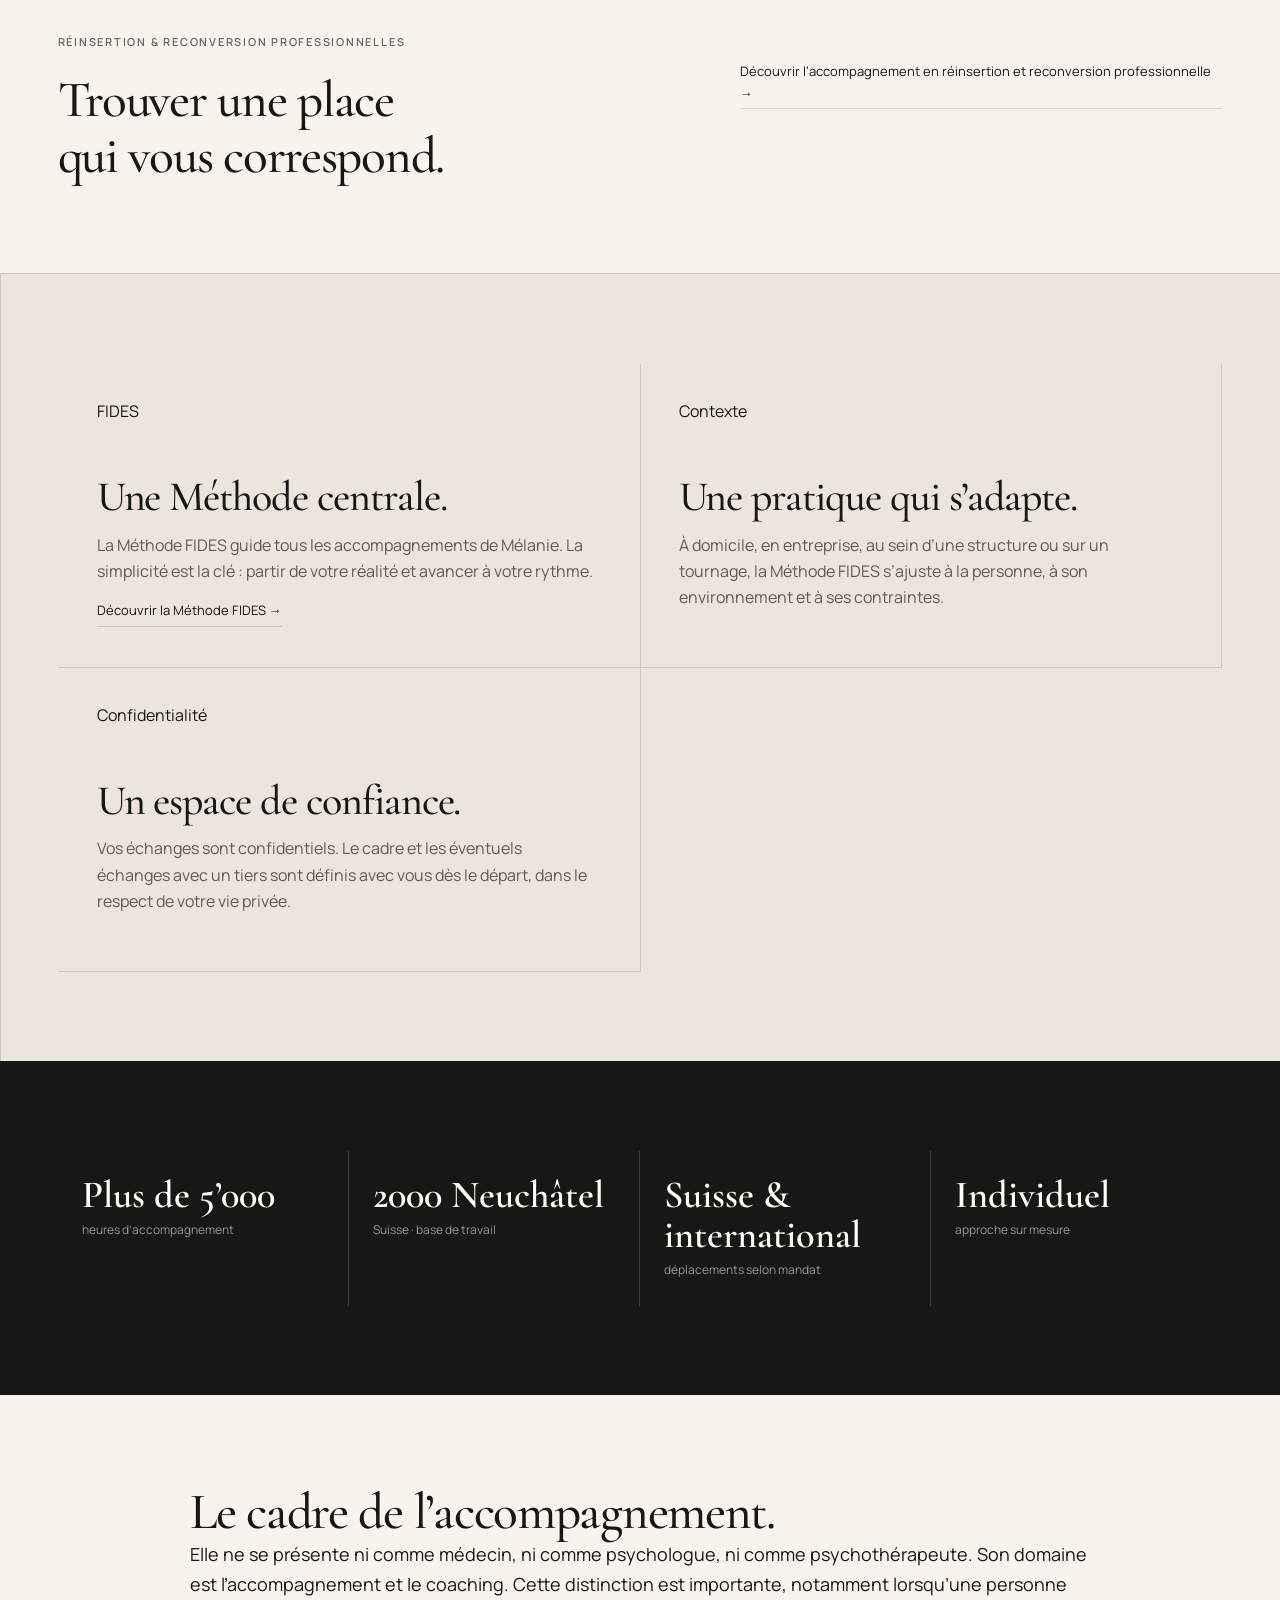
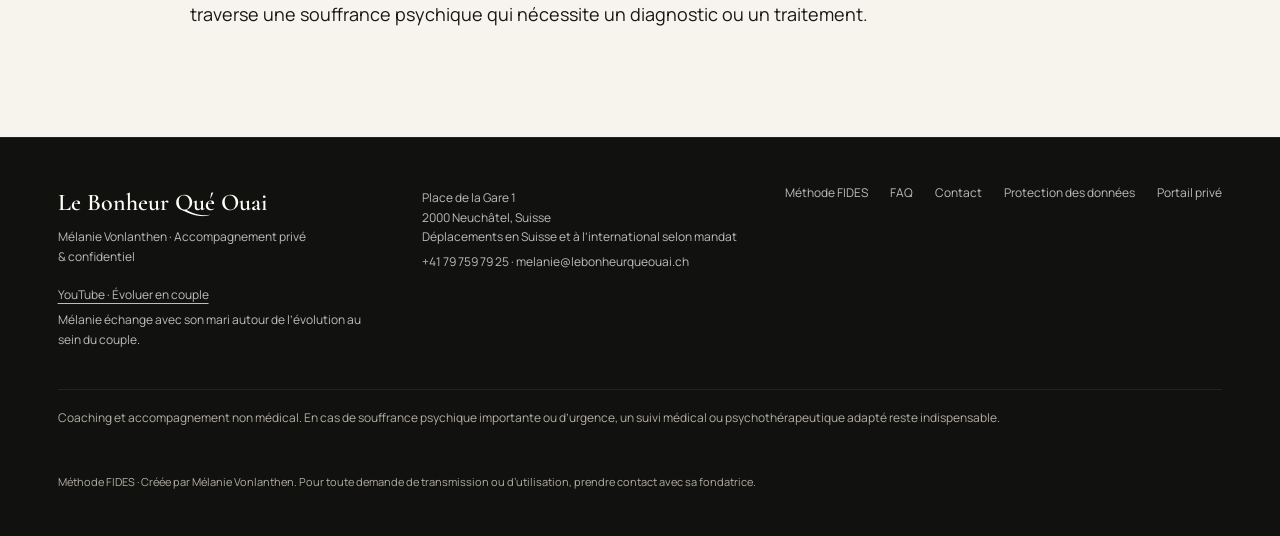
<file: melanie-vonlanthen.html>
<!doctype html><html lang="fr-CH"><head>
<meta charset="utf-8">
<script>document.documentElement.classList.add('js');</script>
<meta name="viewport" content="width=device-width,initial-scale=1">
<meta name="theme-color" content="#171714">
<link rel="icon" href="favicon.ico?v=20260914-symbole" sizes="any">
<link rel="icon" type="image/png" sizes="32x32" href="favicon-32x32.png?v=20260914-symbole">
<link rel="icon" type="image/svg+xml" href="favicon.svg?v=20260914-symbole">




<link rel="apple-touch-icon" sizes="180x180" href="apple-touch-icon.png?v=20260914-symbole">
<link rel="manifest" href="site.webmanifest?v=20260914-symbole">


<title>Mélanie Vonlanthen | Coach et accompagnante privée à Neuchâtel</title>
<meta name="description" content="Mélanie Vonlanthen, créatrice de la Méthode FIDES à Neuchâtel : intelligence relationnelle, discernement et accompagnement privé confidentiel.">
<meta name="robots" content="index,follow,max-image-preview:large">
<link rel="canonical" href="https://amontandon01-cmyk.github.io/le_bonheur_que_ouai/melanie-vonlanthen.html">
<meta property="og:type" content="website">
<meta property="og:locale" content="fr_CH">
<meta property="og:title" content="Mélanie Vonlanthen | Coach et accompagnante privée à Neuchâtel">
<meta property="og:description" content="Mélanie Vonlanthen, créatrice de la Méthode FIDES à Neuchâtel : intelligence relationnelle, discernement et accompagnement privé confidentiel.">
<meta property="og:url" content="https://amontandon01-cmyk.github.io/le_bonheur_que_ouai/melanie-vonlanthen.html">
<meta property="og:site_name" content="Le Bonheur Qué Ouai">
<meta property="og:image" content="https://amontandon01-cmyk.github.io/le_bonheur_que_ouai/assets/partage-social.jpg">
<meta property="og:image:width" content="1200">
<meta property="og:image:height" content="630">
<meta property="og:image:type" content="image/jpeg">
<meta property="og:image:alt" content="Le Bonheur Qué Ouai — Mélanie Vonlanthen. Accompagnement privé et confidentiel. Méthode FIDES.">
<link rel="stylesheet" href="assets/styles.css?v=20260915-management-images">
<script defer src="assets/site.js?v=20260915-ponctuation" onerror="document.documentElement.classList.remove('js')"></script>
<script type="application/ld+json">{"@context":"https://schema.org","@graph":[{"@type":"WebSite","@id":"https://amontandon01-cmyk.github.io/le_bonheur_que_ouai/#website","url":"https://amontandon01-cmyk.github.io/le_bonheur_que_ouai/","name":"Le Bonheur Qué Ouai","inLanguage":"fr-CH"},{"@type":"Person","@id":"https://amontandon01-cmyk.github.io/le_bonheur_que_ouai/#melanie","name":"Mélanie Vonlanthen","jobTitle":"Coach et accompagnante privée","url":"https://amontandon01-cmyk.github.io/le_bonheur_que_ouai/melanie-vonlanthen.html","telephone":"+41 79 759 79 25","email":"melanie@lebonheurqueouai.ch","knowsAbout":["Méthode FIDES","accompagnement privé","transitions de vie","réinsertion et reconversion professionnelles"],"description":"Créatrice de la Méthode FIDES, Mélanie Vonlanthen propose un accompagnement privé et confidentiel, adapté à la personne et à son environnement."},{"@type":"ProfessionalService","@id":"https://amontandon01-cmyk.github.io/le_bonheur_que_ouai/#business","name":"Le Bonheur Qué Ouai","url":"https://amontandon01-cmyk.github.io/le_bonheur_que_ouai/","founder":{"@id":"https://amontandon01-cmyk.github.io/le_bonheur_que_ouai/#melanie"},"telephone":"+41 79 759 79 25","email":"melanie@lebonheurqueouai.ch","address":{"@type":"PostalAddress","streetAddress":"Place de la Gare 1","postalCode":"2000","addressLocality":"Neuchâtel","addressCountry":"CH"},"areaServed":[{"@type":"Country","name":"Suisse"},{"@type":"Place","name":"International, selon mandat"}],"logo":{"@type":"ImageObject","url":"https://amontandon01-cmyk.github.io/le_bonheur_que_ouai/assets/brand/icon-512.png","width":512,"height":512},"description":"Accompagnement privé et confidentiel avec la Méthode FIDES, à Neuchâtel et en déplacement selon mandat."},{"@type":"BreadcrumbList","@id":"https://amontandon01-cmyk.github.io/le_bonheur_que_ouai/melanie-vonlanthen.html#breadcrumb","itemListElement":[{"@type":"ListItem","position":1,"name":"Accueil","item":"https://amontandon01-cmyk.github.io/le_bonheur_que_ouai/"},{"@type":"ListItem","position":2,"name":"Mélanie Vonlanthen","item":"https://amontandon01-cmyk.github.io/le_bonheur_que_ouai/melanie-vonlanthen.html"}]},{"@type":"AboutPage","@id":"https://amontandon01-cmyk.github.io/le_bonheur_que_ouai/melanie-vonlanthen.html#webpage","url":"https://amontandon01-cmyk.github.io/le_bonheur_que_ouai/melanie-vonlanthen.html","name":"Mélanie Vonlanthen | Coach et accompagnante privée à Neuchâtel","description":"Mélanie Vonlanthen, créatrice de la Méthode FIDES à Neuchâtel : intelligence relationnelle, discernement et accompagnement privé confidentiel.","inLanguage":"fr-CH","isPartOf":{"@id":"https://amontandon01-cmyk.github.io/le_bonheur_que_ouai/#website"},"about":{"@id":"https://amontandon01-cmyk.github.io/le_bonheur_que_ouai/#melanie"},"breadcrumb":{"@id":"https://amontandon01-cmyk.github.io/le_bonheur_que_ouai/melanie-vonlanthen.html#breadcrumb"}}]}</script>
<link rel="preload" as="image" type="image/webp" href="assets/hero-parcours-640.webp" media="(max-width: 640px)">
<link rel="preload" as="image" type="image/webp" href="assets/hero-parcours-1600.webp" media="(min-width: 641px)">
</head><body><a class="skip-link" href="#contenu">Aller au contenu</a><header class="site-header inner-header" data-header><div class="header-inner">
<a class="brand" href="index.html" aria-label="Le Bonheur Qué Ouai — accueil"><img class="brand-logo" src="assets/brand/logo-symbol.png" alt="" width="44" height="44"><span class="brand-name">Le Bonheur Qué Ouai</span></a>
<button class="menu-toggle" type="button" aria-expanded="false" aria-controls="main-nav" aria-label="Ouvrir le menu" data-menu-toggle>Menu</button>
<nav id="main-nav" class="main-nav" aria-label="Navigation principale" data-nav>
<details class="nav-disclosure"><summary>Accompagnements<span class="nav-chevron" aria-hidden="true"></span></summary><div class="nav-submenu"><a href="accompagnement-prive.html">Tous les accompagnements</a><a href="transitions-de-vie.html">Transitions de vie</a><a class="nav-professional" href="reinsertion-reconversion-professionnelle.html">Réinsertion &amp; reconversion professionnelle</a><a href="remise-en-mouvement.html">Remise en mouvement</a><a href="environnements-exigeants.html">Tournages &amp; missions</a></div></details>
<a href="melanie-vonlanthen.html" aria-current="page">Mélanie</a><a href="methode-fides.html">Méthode FIDES</a><a href="faq.html">FAQ</a><a class="nav-cta" href="contact.html">Prendre contact</a></nav></div></header><main id="contenu" tabindex="-1"><section class="page-hero portrait-hero page-hero-image hero-parcours"><div><nav class="breadcrumbs" aria-label="Fil d’Ariane"><a href="index.html">Accueil</a><span aria-hidden="true"> / </span><span aria-current="page">Mélanie Vonlanthen</span></nav><p class="eyebrow">Une expérience humaine et professionnelle</p><h1>Mélanie Vonlanthen, coach et accompagnante privée.</h1><p>Plus de 5’000 heures d’accompagnement, un parcours professionnel varié et une manière de travailler construite autour de la personne réelle.</p></div></section>
<section class="section-light content-split parcours-section"><div><p class="eyebrow dark">Parcours</p><h2>Comprendre les gens dans des univers très différents.</h2><figure class="parcours-portrait"><picture><img src="assets/melanie-vonlanthen-960.webp?v=20260913-portrait" srcset="assets/melanie-vonlanthen-480.webp?v=20260913-portrait 480w, assets/melanie-vonlanthen-960.webp?v=20260913-portrait 960w, assets/melanie-vonlanthen.webp?v=20260913-portrait 1440w" sizes="(max-width: 390px) calc(100vw - 40px), (max-width: 1200px) 350px, 420px" alt="Mélanie Vonlanthen, coach et créatrice de la Méthode FIDES" width="960" height="1200" loading="lazy" decoding="async"></picture></figure></div><div class="long-copy"><p>Active dans le coaching depuis 2020, Mélanie s’y est pleinement engagée à la suite d’un burn-out qui a provoqué une profonde remise en question de sa vie. Cette fracture l’a amenée à écouter enfin quelque chose qui était présent depuis longtemps&nbsp;: son envie d’accompagner les autres, qu’elle exprimait déjà auparavant sous différentes formes. Elle a alors trouvé le courage de se lancer pleinement dans cette voie, de se former et de construire une pratique davantage alignée avec ses valeurs.</p><p>Avant de se consacrer pleinement à l’accompagnement, Mélanie a travaillé dans l’hôtellerie, le milieu hospitalier et la vente. Ces expériences ont façonné une qualité centrale de sa pratique&nbsp;: la capacité à s’adapter rapidement à une personne, à un environnement et à ce qui se joue réellement derrière les mots.</p><p class="professional-experience">En parallèle du Bonheur Qué Ouai, Mélanie dirige <strong>Conversio Sàrl à Neuchâtel</strong>, une entreprise spécialisée dans l’intégration, la réinsertion et la reconversion professionnelles. Elle y accompagne des personnes dans des situations de transition professionnelle et intervient notamment dans le cadre de <strong>mandats confiés par des assurances sociales suisses</strong>. Cette expérience nourrit une approche concrète, structurée et profondément ancrée dans la réalité de chacun. Ses compétences en management complètent cette expérience de terrain.</p><p>Mélanie est certifiée en programmation neuro-linguistique (PNL) et en hypnose ericksonienne.</p><p>Son parcours et ses formations ont nourri la création de la Méthode FIDES. Elle est aujourd’hui la base de tous ses accompagnements.</p><p>Aujourd’hui, elle cumule <strong>plus de 5’000 heures d’accompagnement</strong> et intervient auprès de personnes qui cherchent de la clarté, traversent une transition ou ont besoin d’un cadre plus présent qu’une séance ponctuelle.</p></div></section>
<section class="section-dark portrait-insight" aria-labelledby="intelligence-relationnelle"><div class="insight-heading"><p class="eyebrow">Intelligence relationnelle &amp; discernement</p><h2 id="intelligence-relationnelle">Comprendre la personne.<br><em>Saisir ce qui se joue.</em></h2><p>Une attention portée aux émotions, au contexte et à ce qui aide chacun à avancer.</p></div><div class="insight-copy"><p>Mélanie est attentive à ce que vous exprimez, à vos réactions et à la situation que vous traversez. Elle relie ces éléments et s’appuie sur un questionnement précis, pertinent et parfois percutant pour aller chercher ce qui se joue réellement derrière les mots. Les questions ne sont pas accessoires&nbsp;: elles constituent un fil conducteur de l’accompagnement, au service de la compréhension, du discernement et de la mise en mouvement.</p><p>Son empathie s’accompagne de franchise. Elle accueille ce que vous vivez et sait aussi questionner une habitude, une contradiction ou une manière de vous regarder qui mérite d’être explorée.</p><p>La relation laisse une place à votre propre chemin. L’objectif est de vous aider à mieux reconnaître vos ressources et à faire des choix qui vous correspondent.</p></div><div class="insight-principles"><article><h3>Observer avec finesse</h3><p>Écouter les mots, accueillir les émotions et tenir compte du contexte.</p></article><article><h3>Questionner avec justesse</h3><p>Ouvrir la réflexion avec des questions directes, dans une relation respectueuse.</p></article><article><h3>Relier les ressources aux envies</h3><p>Explorer vos aptitudes, ce qui vous anime et les conditions dans lesquelles vous pouvez les exprimer.</p></article></div></section>
<section class="section-light content-split"><div><p class="eyebrow dark">Réinsertion &amp; reconversion professionnelles</p><h2>Trouver une place qui vous correspond.</h2></div><div class="long-copy"><a class="inline-cta" href="reinsertion-reconversion-professionnelle.html">Découvrir l’accompagnement en réinsertion et reconversion professionnelle →</a></div></section>
<section class="section-stone method-grid"><article><span>FIDES</span><h3>Une Méthode centrale.</h3><p>La Méthode FIDES guide tous les accompagnements de Mélanie. La simplicité est la clé&nbsp;: partir de votre réalité et avancer à votre rythme.</p><a class="inline-cta method-discover" href="methode-fides.html">Découvrir la Méthode FIDES →</a></article><article><span>Contexte</span><h3>Une pratique qui s’adapte.</h3><p>À domicile, en entreprise, au sein d’une structure ou sur un tournage, la Méthode FIDES s’ajuste à la personne, à son environnement et à ses contraintes.</p></article><article><span>Confidentialité</span><h3>Un espace de confiance.</h3><p>Vos échanges sont confidentiels. Le cadre et les éventuels échanges avec un tiers sont définis avec vous dès le départ, dans le respect de votre vie privée.</p></article></section>
<section class="section-dark stats-band"><div><strong>Plus de 5’000</strong><span>heures d’accompagnement</span></div><div><strong><a href="https://maps.app.goo.gl/n8fhZAWCMHTbzE1E9" target="_blank" rel="noopener noreferrer" aria-label="Place de la Gare 1, 2000 Neuchâtel, Suisse — ouvrir dans Google Maps (nouvel onglet)">2000 Neuchâtel</a></strong><span>Suisse · base de travail</span></div><div><strong>Suisse &amp; international</strong><span>déplacements selon mandat</span></div><div><strong>Individuel</strong><span>approche sur mesure</span></div></section>
<section class="section-light long-copy centered"><h2>Le cadre de l’accompagnement.</h2><p>Elle ne se présente ni comme médecin, ni comme psychologue, ni comme psychothérapeute. Son domaine est l’accompagnement et le coaching. Cette distinction est importante, notamment lorsqu’une personne traverse une souffrance psychique qui nécessite un diagnostic ou un traitement.</p></section></main><footer class="site-footer">
<div><strong>Le Bonheur Qué Ouai</strong><p>Mélanie Vonlanthen · Accompagnement privé &amp; confidentiel</p><p class="footer-youtube"><a href="https://www.youtube.com/channel/UCPby14BXJpV1jzdM7zE-QJA/videos" target="_blank" rel="noopener noreferrer" aria-label="YouTube · Évoluer en couple (nouvel onglet)">YouTube · Évoluer en couple</a><span>Mélanie échange avec son mari autour de l’évolution au sein du couple.</span></p></div>
<div class="footer-meta"><p><a href="https://maps.app.goo.gl/n8fhZAWCMHTbzE1E9" target="_blank" rel="noopener noreferrer" aria-label="Place de la Gare 1, 2000 Neuchâtel, Suisse — ouvrir dans Google Maps (nouvel onglet)">Place de la Gare 1<br>2000 Neuchâtel, Suisse</a><br>Déplacements en Suisse et à l’international selon mandat</p><p><a href="tel:+41797597925">+41 79 759 79 25</a> · <a href="mailto:melanie@lebonheurqueouai.ch">melanie@lebonheurqueouai.ch</a></p></div>
<div class="footer-links"><a href="methode-fides.html">Méthode FIDES</a><a href="faq.html">FAQ</a><a href="contact.html">Contact</a><a href="protection-des-donnees.html">Protection des données</a><a href="https://portail.lebonheurqueouai.ch/">Portail privé</a></div>
<div class="photo-credits">Coaching et accompagnement non médical. En cas de souffrance psychique importante ou d’urgence, un suivi médical ou psychothérapeutique adapté reste indispensable.</div>
<p class="fides-attribution">Méthode FIDES · Créée par Mélanie Vonlanthen. Pour toute demande de transmission ou d’utilisation, prendre contact avec sa fondatrice.</p></footer></body></html>
</file>
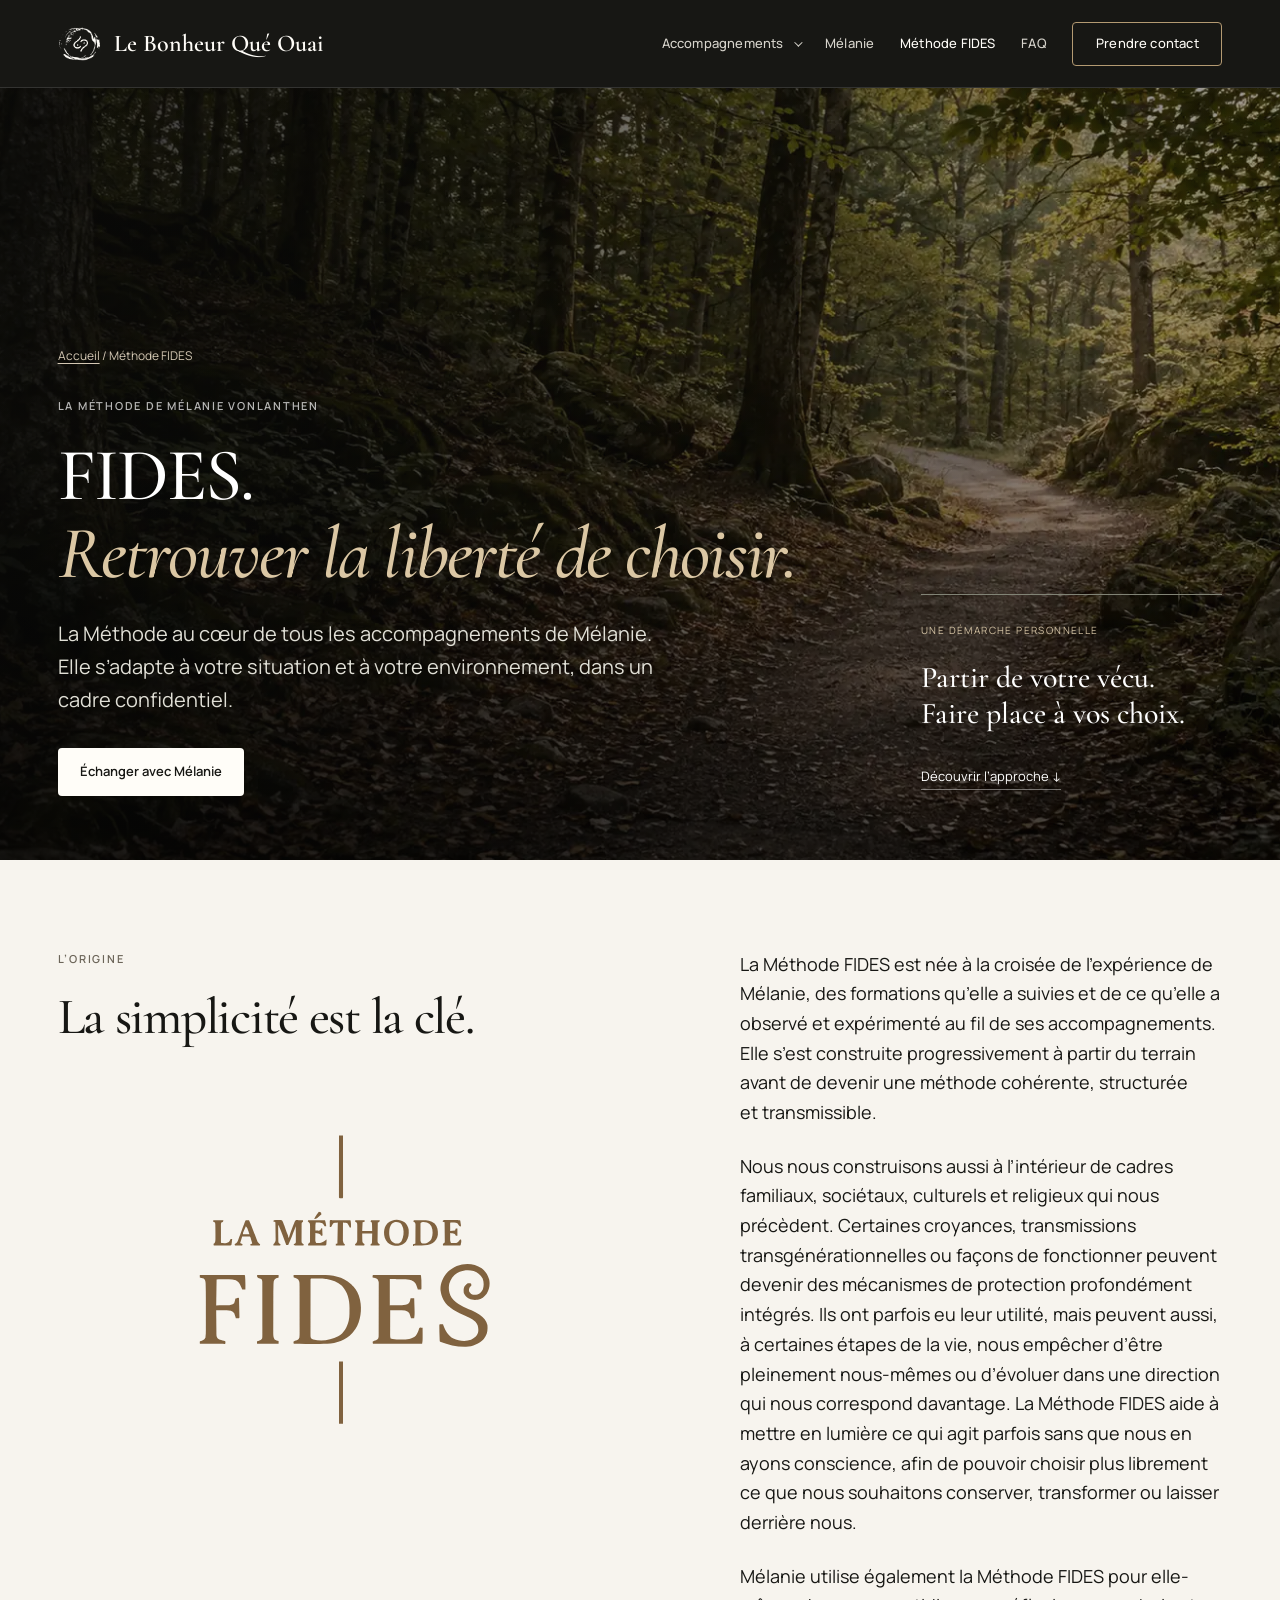
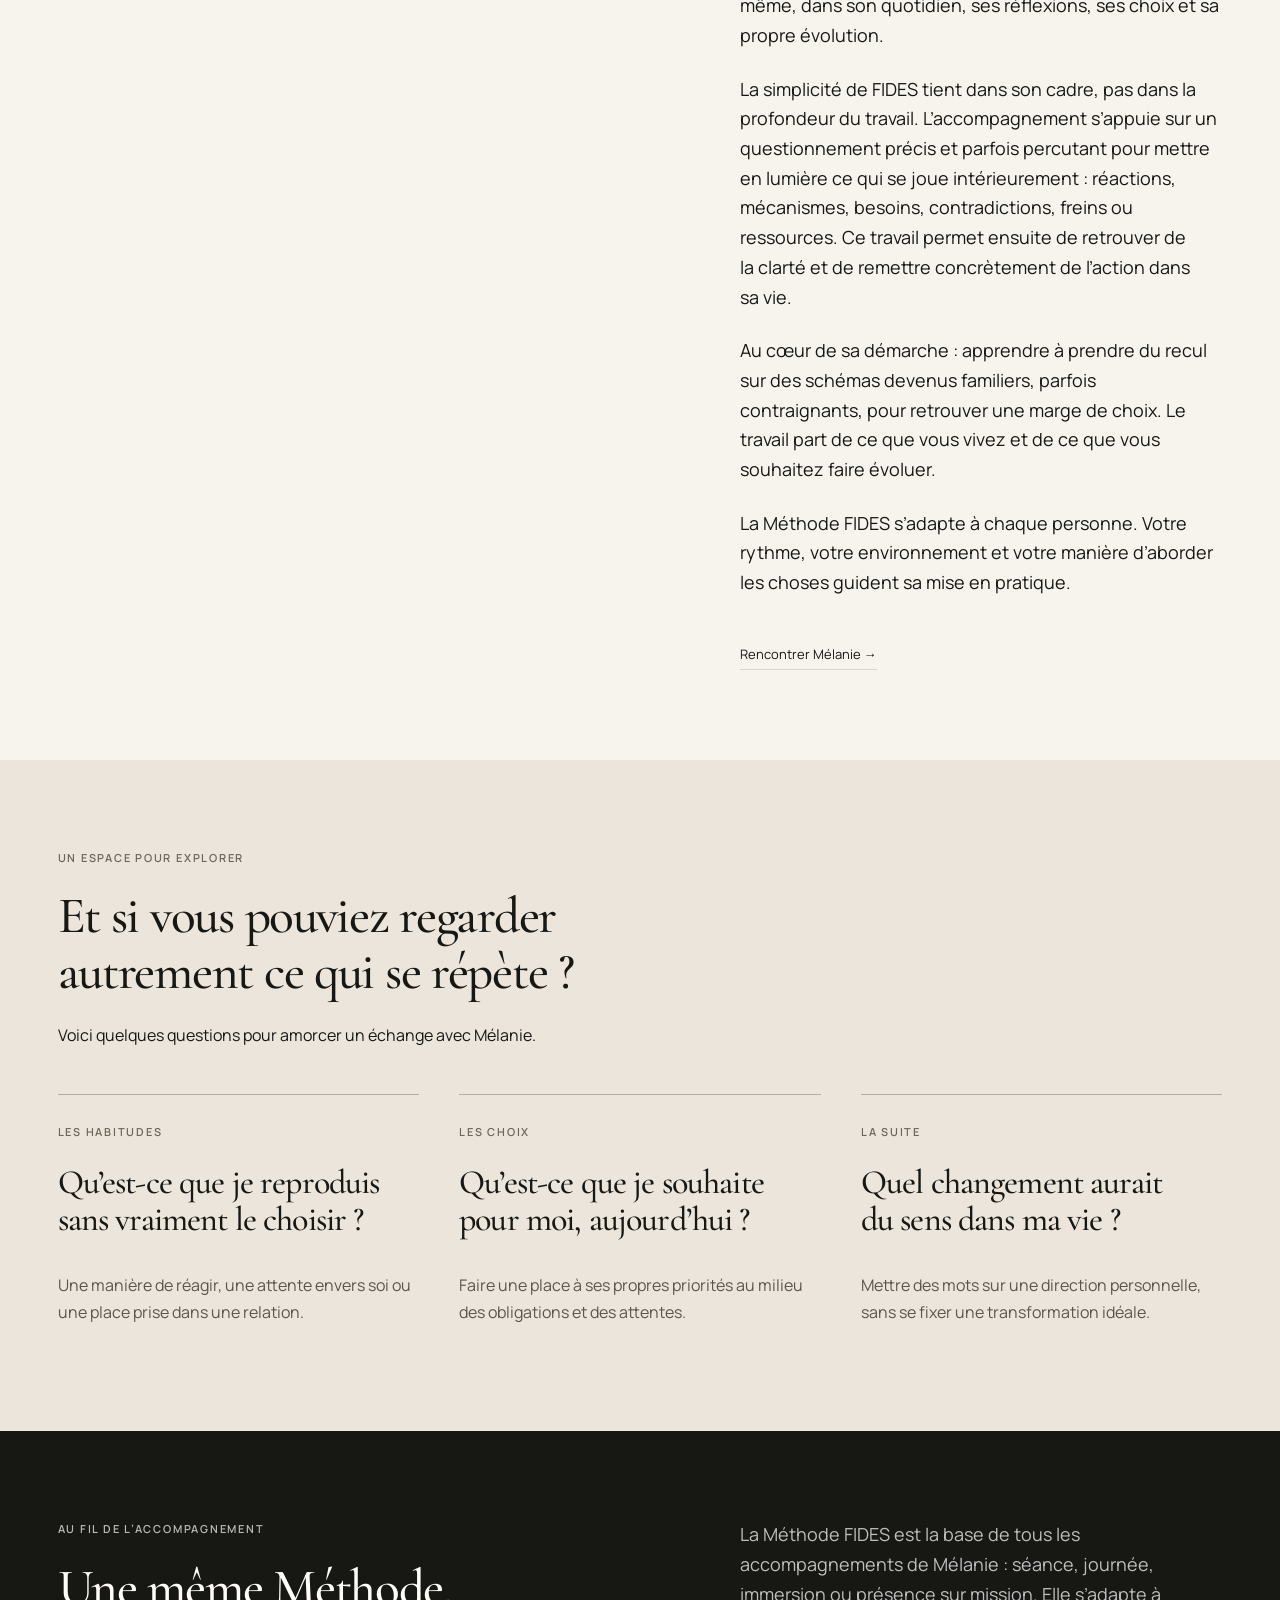
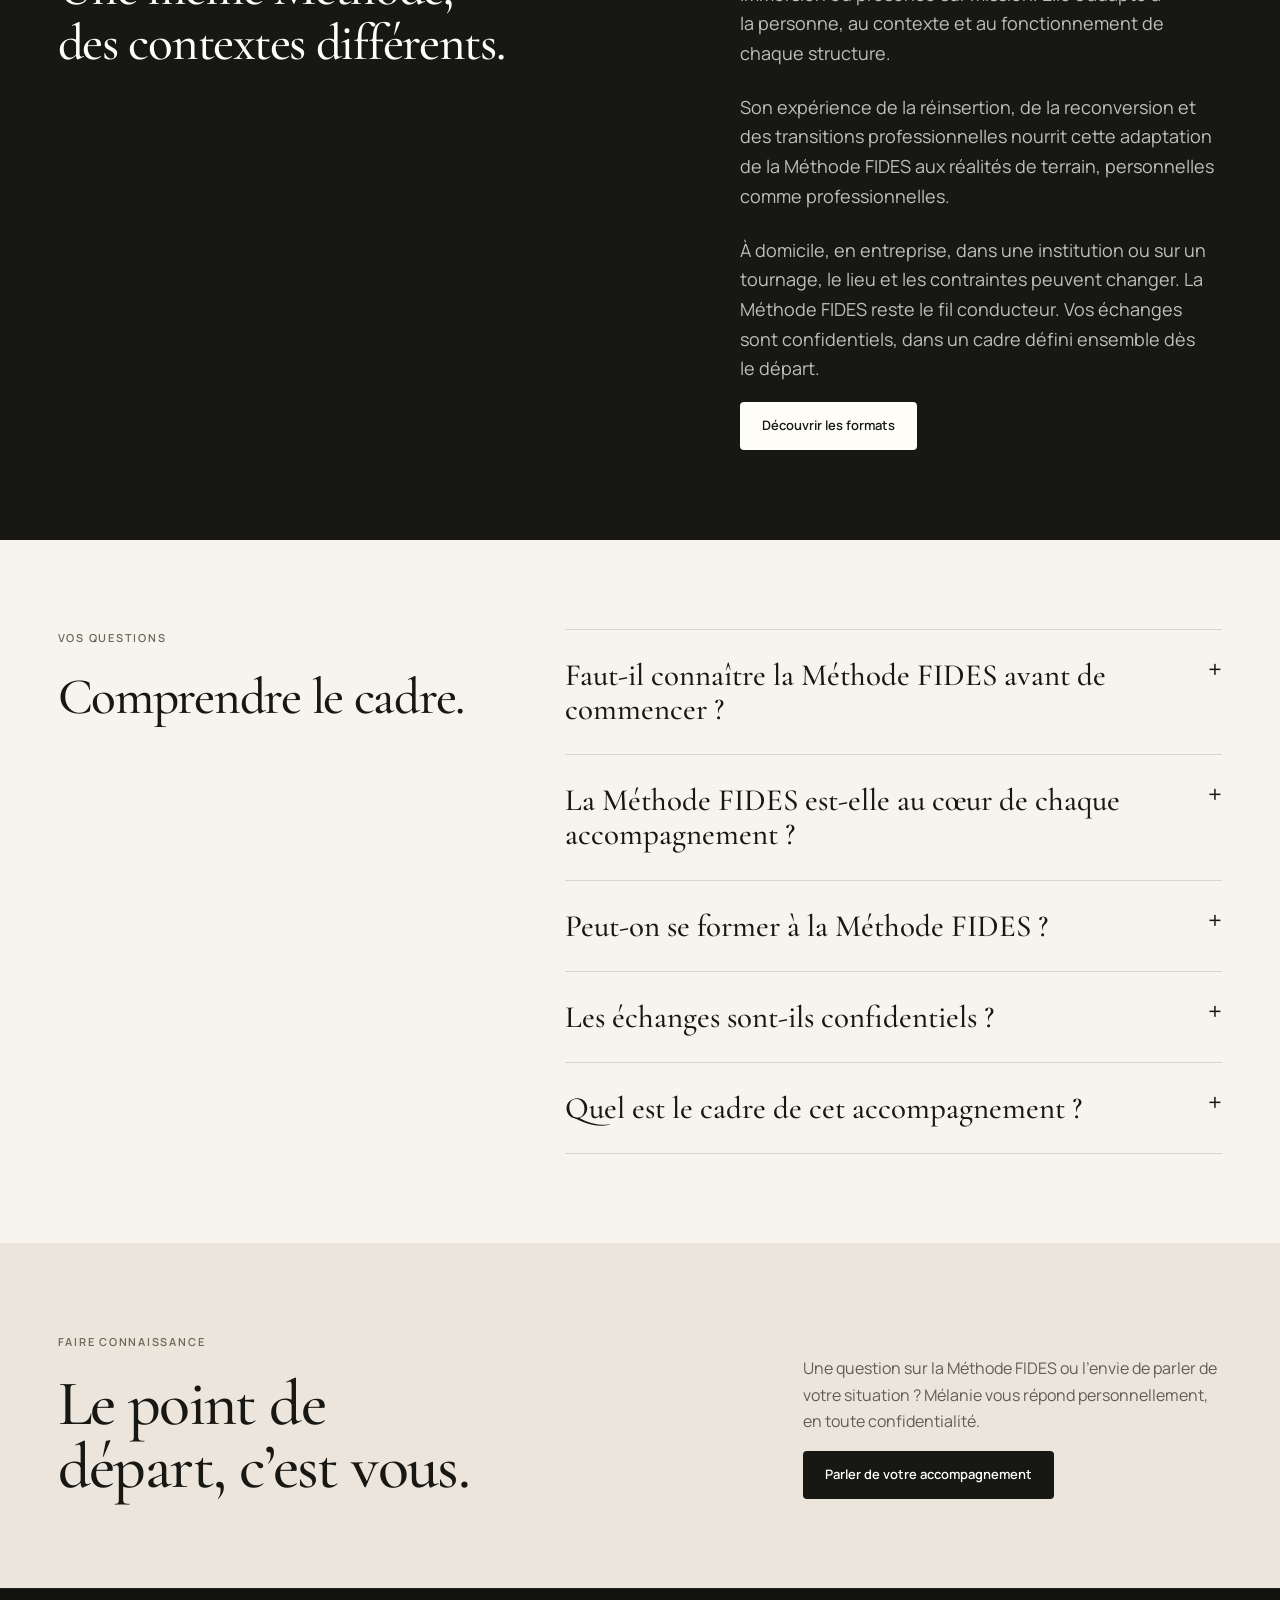
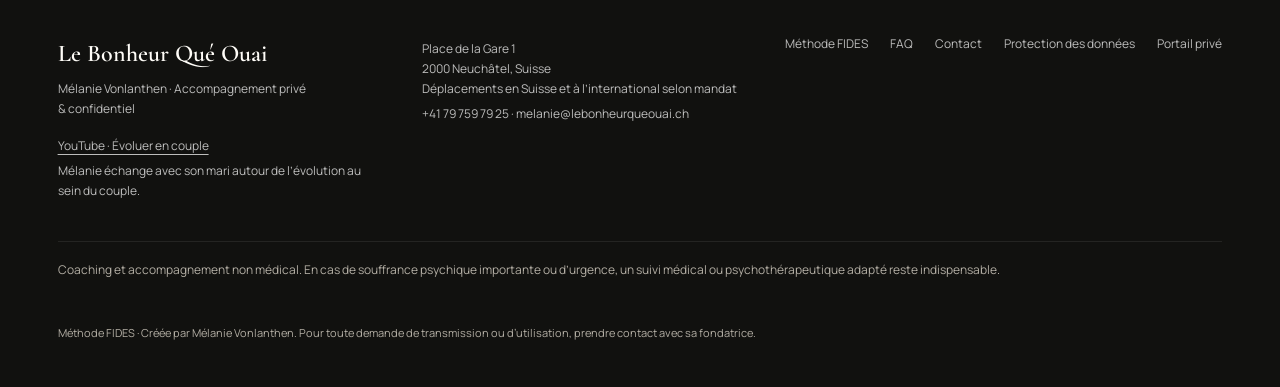
<file: methode-fides.html>
<!doctype html><html lang="fr-CH"><head>
<meta charset="utf-8">
<script>document.documentElement.classList.add('js');</script>
<meta name="viewport" content="width=device-width,initial-scale=1">
<meta name="theme-color" content="#171714">
<link rel="icon" href="favicon.ico?v=20260914-symbole" sizes="any">
<link rel="icon" type="image/png" sizes="32x32" href="favicon-32x32.png?v=20260914-symbole">
<link rel="icon" type="image/svg+xml" href="favicon.svg?v=20260914-symbole">




<link rel="apple-touch-icon" sizes="180x180" href="apple-touch-icon.png?v=20260914-symbole">
<link rel="manifest" href="site.webmanifest?v=20260914-symbole">


<title>Méthode FIDES · Mélanie Vonlanthen | Accompagnement à Neuchâtel</title>
<meta name="description" content="La Méthode FIDES, créée par Mélanie Vonlanthen, guide tous ses accompagnements. Une pratique confidentielle adaptée à la personne, au contexte et à la structure.">
<meta name="robots" content="index,follow,max-image-preview:large">
<link rel="canonical" href="https://amontandon01-cmyk.github.io/le_bonheur_que_ouai/methode-fides.html">
<meta property="og:type" content="website">
<meta property="og:locale" content="fr_CH">
<meta property="og:title" content="Méthode FIDES · Mélanie Vonlanthen | Accompagnement à Neuchâtel">
<meta property="og:description" content="La Méthode FIDES, créée par Mélanie Vonlanthen, guide tous ses accompagnements. Une pratique confidentielle adaptée à la personne, au contexte et à la structure.">
<meta property="og:url" content="https://amontandon01-cmyk.github.io/le_bonheur_que_ouai/methode-fides.html">
<meta property="og:site_name" content="Le Bonheur Qué Ouai">
<meta property="og:image" content="https://amontandon01-cmyk.github.io/le_bonheur_que_ouai/assets/partage-social.jpg">
<meta property="og:image:width" content="1200">
<meta property="og:image:height" content="630">
<meta property="og:image:type" content="image/jpeg">
<meta property="og:image:alt" content="Le Bonheur Qué Ouai — Mélanie Vonlanthen. Accompagnement privé et confidentiel. Méthode FIDES.">
<link rel="stylesheet" href="assets/styles.css?v=20260915-management-images">
<script defer src="assets/site.js?v=20260915-ponctuation" onerror="document.documentElement.classList.remove('js')"></script>
<script type="application/ld+json">{"@context":"https://schema.org","@graph":[{"@type":"WebSite","@id":"https://amontandon01-cmyk.github.io/le_bonheur_que_ouai/#website","url":"https://amontandon01-cmyk.github.io/le_bonheur_que_ouai/","name":"Le Bonheur Qué Ouai","inLanguage":"fr-CH"},{"@type":"Person","@id":"https://amontandon01-cmyk.github.io/le_bonheur_que_ouai/#melanie","name":"Mélanie Vonlanthen","jobTitle":"Coach et accompagnante privée","url":"https://amontandon01-cmyk.github.io/le_bonheur_que_ouai/melanie-vonlanthen.html","telephone":"+41 79 759 79 25","email":"melanie@lebonheurqueouai.ch","knowsAbout":["Méthode FIDES","accompagnement privé","transitions de vie","réinsertion et reconversion professionnelles"],"description":"Créatrice de la Méthode FIDES, Mélanie Vonlanthen propose un accompagnement privé et confidentiel, adapté à la personne et à son environnement."},{"@type":"ProfessionalService","@id":"https://amontandon01-cmyk.github.io/le_bonheur_que_ouai/#business","name":"Le Bonheur Qué Ouai","url":"https://amontandon01-cmyk.github.io/le_bonheur_que_ouai/","founder":{"@id":"https://amontandon01-cmyk.github.io/le_bonheur_que_ouai/#melanie"},"telephone":"+41 79 759 79 25","email":"melanie@lebonheurqueouai.ch","address":{"@type":"PostalAddress","streetAddress":"Place de la Gare 1","postalCode":"2000","addressLocality":"Neuchâtel","addressCountry":"CH"},"areaServed":[{"@type":"Country","name":"Suisse"},{"@type":"Place","name":"International, selon mandat"}],"logo":{"@type":"ImageObject","url":"https://amontandon01-cmyk.github.io/le_bonheur_que_ouai/assets/brand/icon-512.png","width":512,"height":512},"description":"Accompagnement privé et confidentiel avec la Méthode FIDES, à Neuchâtel et en déplacement selon mandat."},{"@type":"BreadcrumbList","@id":"https://amontandon01-cmyk.github.io/le_bonheur_que_ouai/methode-fides.html#breadcrumb","itemListElement":[{"@type":"ListItem","position":1,"name":"Accueil","item":"https://amontandon01-cmyk.github.io/le_bonheur_que_ouai/"},{"@type":"ListItem","position":2,"name":"Méthode FIDES","item":"https://amontandon01-cmyk.github.io/le_bonheur_que_ouai/methode-fides.html"}]},{"@type":"WebPage","@id":"https://amontandon01-cmyk.github.io/le_bonheur_que_ouai/methode-fides.html#webpage","url":"https://amontandon01-cmyk.github.io/le_bonheur_que_ouai/methode-fides.html","name":"Méthode FIDES · Mélanie Vonlanthen | Accompagnement à Neuchâtel","description":"La Méthode FIDES, créée par Mélanie Vonlanthen, guide tous ses accompagnements. Une pratique confidentielle adaptée à la personne, au contexte et à la structure.","inLanguage":"fr-CH","isPartOf":{"@id":"https://amontandon01-cmyk.github.io/le_bonheur_que_ouai/#website"},"about":{"@id":"https://amontandon01-cmyk.github.io/le_bonheur_que_ouai/#melanie"},"breadcrumb":{"@id":"https://amontandon01-cmyk.github.io/le_bonheur_que_ouai/methode-fides.html#breadcrumb"}}]}</script>
<link rel="preload" as="image" type="image/webp" href="assets/hero-chemin-640.webp" media="(max-width: 640px)">
<link rel="preload" as="image" type="image/webp" href="assets/hero-chemin-1600.webp" media="(min-width: 641px)">
</head><body><a class="skip-link" href="#contenu">Aller au contenu</a><header class="site-header inner-header" data-header><div class="header-inner">
<a class="brand" href="index.html" aria-label="Le Bonheur Qué Ouai — accueil"><img class="brand-logo" src="assets/brand/logo-symbol.png" alt="" width="44" height="44"><span class="brand-name">Le Bonheur Qué Ouai</span></a>
<button class="menu-toggle" type="button" aria-expanded="false" aria-controls="main-nav" aria-label="Ouvrir le menu" data-menu-toggle>Menu</button>
<nav id="main-nav" class="main-nav" aria-label="Navigation principale" data-nav>
<details class="nav-disclosure"><summary>Accompagnements<span class="nav-chevron" aria-hidden="true"></span></summary><div class="nav-submenu"><a href="accompagnement-prive.html">Tous les accompagnements</a><a href="transitions-de-vie.html">Transitions de vie</a><a class="nav-professional" href="reinsertion-reconversion-professionnelle.html">Réinsertion &amp; reconversion professionnelle</a><a href="remise-en-mouvement.html">Remise en mouvement</a><a href="environnements-exigeants.html">Tournages &amp; missions</a></div></details>
<a href="melanie-vonlanthen.html">Mélanie</a><a href="methode-fides.html" aria-current="page">Méthode FIDES</a><a href="faq.html">FAQ</a><a class="nav-cta" href="contact.html">Prendre contact</a></nav></div></header><main id="contenu" tabindex="-1">
<section class="page-hero fides-hero page-hero-image hero-chemin"><nav class="breadcrumbs" aria-label="Fil d’Ariane"><a href="index.html">Accueil</a><span aria-hidden="true"> / </span><span aria-current="page">Méthode FIDES</span></nav><div class="fides-hero-grid"><div><p class="eyebrow">La Méthode de Mélanie Vonlanthen</p><h1>FIDES.<br><em>Retrouver la liberté de choisir.</em></h1><p class="fides-lead">La Méthode au cœur de tous les accompagnements de Mélanie. Elle s’adapte à votre situation et à votre environnement, dans un cadre confidentiel.</p><a class="button button-light" href="contact.html">Échanger avec Mélanie</a></div><aside class="fides-aside"><span>Une démarche personnelle</span><p>Partir de votre vécu.<br>Faire place à vos choix.</p><a class="text-link" href="#approche">Découvrir l’approche ↓</a></aside></div></section>
<section id="approche" class="section-light content-split"><div><p class="eyebrow dark">L’origine</p><h2>La simplicité est la clé.</h2><img class="fides-logo" src="assets/brand/fides-logo-bronze.svg?v=20260914-vector" alt="Logo de la Méthode FIDES" width="1200" height="1200" loading="lazy" decoding="async"></div><div class="long-copy"><p>La Méthode FIDES est née à la croisée de l’expérience de Mélanie, des formations qu’elle a suivies et de ce qu’elle a observé et expérimenté au fil de ses accompagnements. Elle s’est construite progressivement à partir du terrain avant de devenir une méthode cohérente, structurée et transmissible.</p><p>Nous nous construisons aussi à l’intérieur de cadres familiaux, sociétaux, culturels et religieux qui nous précèdent. Certaines croyances, transmissions transgénérationnelles ou façons de fonctionner peuvent devenir des mécanismes de protection profondément intégrés. Ils ont parfois eu leur utilité, mais peuvent aussi, à certaines étapes de la vie, nous empêcher d’être pleinement nous-mêmes ou d’évoluer dans une direction qui nous correspond davantage. La Méthode FIDES aide à mettre en lumière ce qui agit parfois sans que nous en ayons conscience, afin de pouvoir choisir plus librement ce que nous souhaitons conserver, transformer ou laisser derrière nous.</p><p>Mélanie utilise également la Méthode FIDES pour elle-même, dans son quotidien, ses réflexions, ses choix et sa propre évolution.</p><p>La simplicité de FIDES tient dans son cadre, pas dans la profondeur du travail. L’accompagnement s’appuie sur un questionnement précis et parfois percutant pour mettre en lumière ce qui se joue intérieurement&nbsp;: réactions, mécanismes, besoins, contradictions, freins ou ressources. Ce travail permet ensuite de retrouver de la clarté et de remettre concrètement de l’action dans sa vie.</p><p>Au cœur de sa démarche&nbsp;: apprendre à prendre du recul sur des schémas devenus familiers, parfois contraignants, pour retrouver une marge de choix. Le travail part de ce que vous vivez et de ce que vous souhaitez faire évoluer.</p><p>La Méthode FIDES s’adapte à chaque personne. Votre rythme, votre environnement et votre manière d’aborder les choses guident sa mise en pratique.</p><a class="inline-cta" href="melanie-vonlanthen.html">Rencontrer Mélanie →</a></div></section>
<section class="section-stone fides-reflection"><div class="section-heading"><p class="eyebrow dark">Un espace pour explorer</p><h2>Et si vous pouviez regarder autrement ce qui se répète&nbsp;?</h2><p>Voici quelques questions pour amorcer un échange avec Mélanie.</p></div><div class="fides-questions"><article><p class="eyebrow dark">Les habitudes</p><h3>Qu’est-ce que je reproduis sans vraiment le choisir&nbsp;?</h3><p>Une manière de réagir, une attente envers soi ou une place prise dans une relation.</p></article><article><p class="eyebrow dark">Les choix</p><h3>Qu’est-ce que je souhaite pour moi, aujourd’hui&nbsp;?</h3><p>Faire une place à ses propres priorités au milieu des obligations et des attentes.</p></article><article><p class="eyebrow dark">La suite</p><h3>Quel changement aurait du sens dans ma vie&nbsp;?</h3><p>Mettre des mots sur une direction personnelle, sans se fixer une transformation idéale.</p></article></div></section>
<section class="section-dark content-split fides-presence"><div><p class="eyebrow">Au fil de l’accompagnement</p><h2>Une même Méthode, des contextes différents.</h2></div><div class="long-copy light-copy"><p>La Méthode FIDES est la base de tous les accompagnements de Mélanie&nbsp;: séance, journée, immersion ou présence sur mission. Elle s’adapte à la personne, au contexte et au fonctionnement de chaque structure.</p><p>Son expérience de la réinsertion, de la reconversion et des transitions professionnelles nourrit cette adaptation de la Méthode FIDES aux réalités de terrain, personnelles comme professionnelles.</p><p>À domicile, en entreprise, dans une institution ou sur un tournage, le lieu et les contraintes peuvent changer. La Méthode FIDES reste le fil conducteur. Vos échanges sont confidentiels, dans un cadre défini ensemble dès le départ.</p><a class="button button-light" href="accompagnement-prive.html">Découvrir les formats</a></div></section>
<section class="section-light fides-details"><div><p class="eyebrow dark">Vos questions</p><h2>Comprendre le cadre.</h2></div><div>
<details class="faq-item"><summary>Faut-il connaître la Méthode FIDES avant de commencer&nbsp;?</summary><div><p>Non. Vous venez avec votre situation. Mélanie vous explique simplement sa manière de travailler avec la Méthode FIDES.</p></div></details>
<details class="faq-item"><summary>La Méthode FIDES est-elle au cœur de chaque accompagnement&nbsp;?</summary><div><p>Oui. Mélanie travaille avec la Méthode FIDES dans tous ses accompagnements. C’est sa mise en pratique qui s’adapte à vous, à votre contexte et au temps dont vous disposez.</p></div></details>
<details class="faq-item"><summary>Peut-on se former à la Méthode FIDES&nbsp;?</summary><div><p>Mélanie propose une transmission individuelle et personnalisée. Pour connaître les modalités, le cadre d’utilisation et les possibilités actuelles, prenez directement contact avec elle.</p></div></details>
<details class="faq-item"><summary>Les échanges sont-ils confidentiels&nbsp;?</summary><div><p>Oui, dès le premier contact. Les échanges avec un proche, une entreprise ou une structure sont définis avec vous avant l’accompagnement. Le cadre de confidentialité et ses limites sont précisés ensemble.</p></div></details>
<details class="faq-item"><summary>Quel est le cadre de cet accompagnement&nbsp;?</summary><div><p>La Méthode FIDES est présentée ici dans le cadre du coaching et de l’accompagnement non médical. Elle ne remplace pas un diagnostic, un traitement ou un suivi psychothérapeutique.</p></div></details>
</div></section>
<section class="section-stone compact-cta light"><div><p class="eyebrow dark">Faire connaissance</p><h2>Le point de départ, c’est vous.</h2></div><div><p>Une question sur la Méthode FIDES ou l’envie de parler de votre situation&nbsp;? Mélanie vous répond personnellement, en toute confidentialité.</p><a class="button button-dark" href="contact.html">Parler de votre accompagnement</a></div></section>
</main><footer class="site-footer">
<div><strong>Le Bonheur Qué Ouai</strong><p>Mélanie Vonlanthen · Accompagnement privé &amp; confidentiel</p><p class="footer-youtube"><a href="https://www.youtube.com/channel/UCPby14BXJpV1jzdM7zE-QJA/videos" target="_blank" rel="noopener noreferrer" aria-label="YouTube · Évoluer en couple (nouvel onglet)">YouTube · Évoluer en couple</a><span>Mélanie échange avec son mari autour de l’évolution au sein du couple.</span></p></div>
<div class="footer-meta"><p><a href="https://maps.app.goo.gl/n8fhZAWCMHTbzE1E9" target="_blank" rel="noopener noreferrer" aria-label="Place de la Gare 1, 2000 Neuchâtel, Suisse — ouvrir dans Google Maps (nouvel onglet)">Place de la Gare 1<br>2000 Neuchâtel, Suisse</a><br>Déplacements en Suisse et à l’international selon mandat</p><p><a href="tel:+41797597925">+41 79 759 79 25</a> · <a href="mailto:melanie@lebonheurqueouai.ch">melanie@lebonheurqueouai.ch</a></p></div>
<div class="footer-links"><a href="methode-fides.html">Méthode FIDES</a><a href="faq.html">FAQ</a><a href="contact.html">Contact</a><a href="protection-des-donnees.html">Protection des données</a><a href="https://portail.lebonheurqueouai.ch/">Portail privé</a></div>
<div class="photo-credits">Coaching et accompagnement non médical. En cas de souffrance psychique importante ou d’urgence, un suivi médical ou psychothérapeutique adapté reste indispensable.</div>
<p class="fides-attribution">Méthode FIDES · Créée par Mélanie Vonlanthen. Pour toute demande de transmission ou d’utilisation, prendre contact avec sa fondatrice.</p></footer></body></html>
</file>
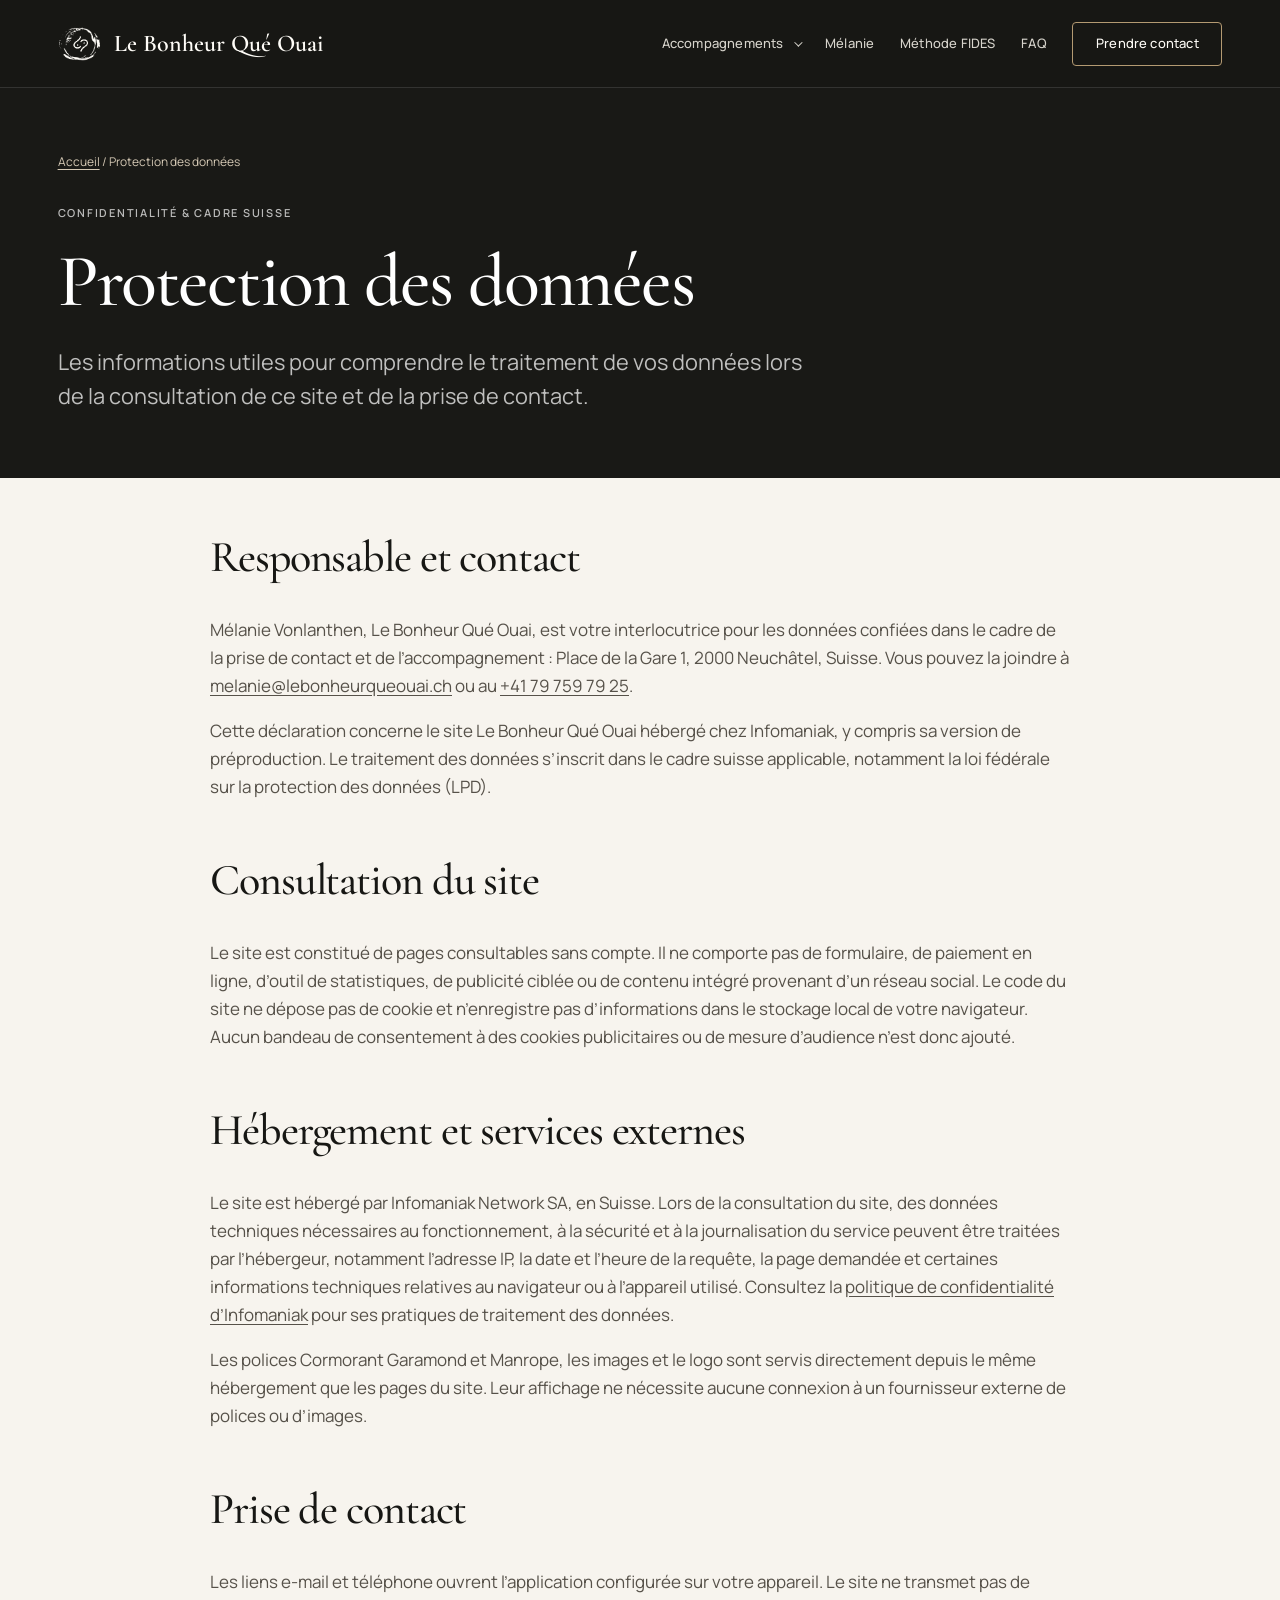
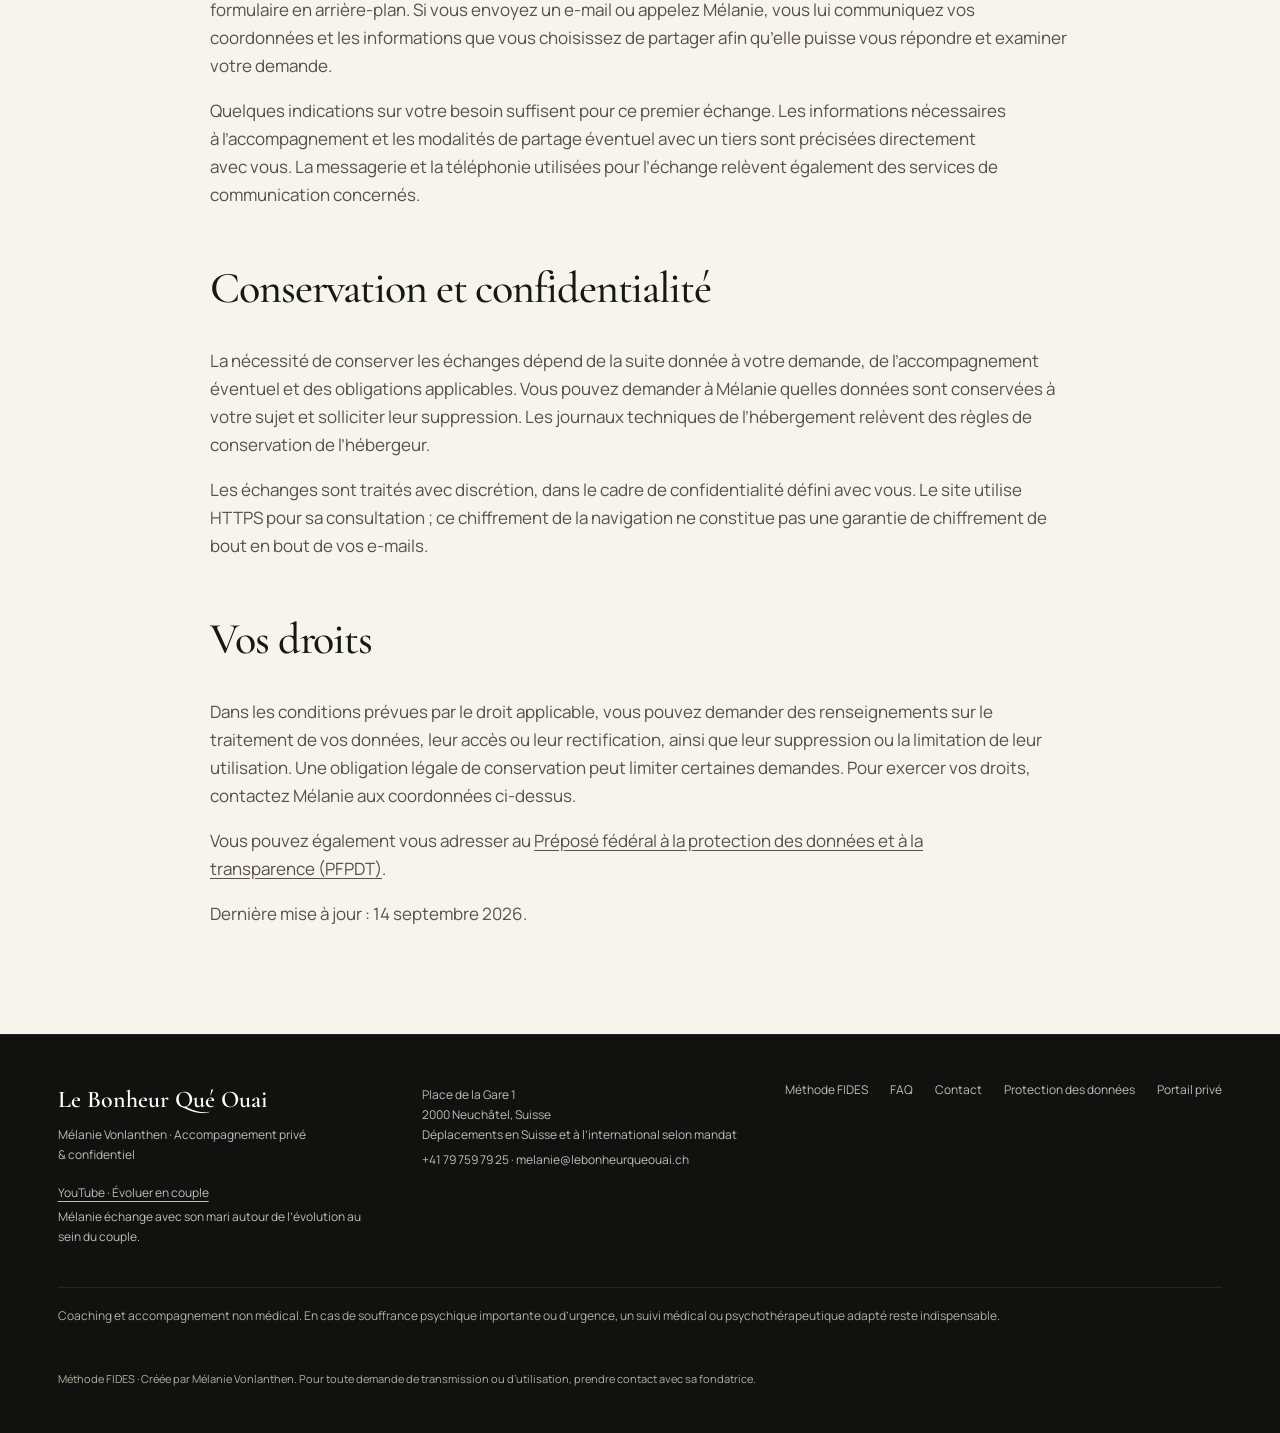
<file: protection-des-donnees.html>
<!doctype html><html lang="fr-CH"><head>
<meta charset="utf-8">
<script>document.documentElement.classList.add('js');</script>
<meta name="viewport" content="width=device-width,initial-scale=1">
<title>Protection des données | Le Bonheur Qué Ouai</title>
<meta name="description" content="Protection des données du site Le Bonheur Qué Ouai : contact, hébergement Infomaniak, ressources locales, confidentialité et droits dans le cadre suisse.">
<meta name="robots" content="index,follow,max-image-preview:large">
<link rel="canonical" href="https://amontandon01-cmyk.github.io/le_bonheur_que_ouai/protection-des-donnees.html">
<meta name="theme-color" content="#171714">
<link rel="icon" href="favicon.ico?v=20260914-symbole" sizes="any">
<link rel="icon" type="image/png" sizes="32x32" href="favicon-32x32.png?v=20260914-symbole">
<link rel="icon" type="image/svg+xml" href="favicon.svg?v=20260914-symbole">




<link rel="apple-touch-icon" sizes="180x180" href="apple-touch-icon.png?v=20260914-symbole">
<link rel="manifest" href="site.webmanifest?v=20260914-symbole">


<meta property="og:type" content="website">
<meta property="og:locale" content="fr_CH">
<meta property="og:title" content="Protection des données | Le Bonheur Qué Ouai">
<meta property="og:description" content="Protection des données du site Le Bonheur Qué Ouai : contact, hébergement Infomaniak, ressources locales, confidentialité et droits dans le cadre suisse.">
<meta property="og:url" content="https://amontandon01-cmyk.github.io/le_bonheur_que_ouai/protection-des-donnees.html">
<meta property="og:site_name" content="Le Bonheur Qué Ouai">
<meta property="og:image" content="https://amontandon01-cmyk.github.io/le_bonheur_que_ouai/assets/partage-social.jpg">
<meta property="og:image:width" content="1200">
<meta property="og:image:height" content="630">
<meta property="og:image:type" content="image/jpeg">
<meta property="og:image:alt" content="Le Bonheur Qué Ouai — Mélanie Vonlanthen. Accompagnement privé et confidentiel. Méthode FIDES.">
<link rel="stylesheet" href="assets/styles.css?v=20260915-management-images">
<script defer src="assets/site.js?v=20260915-ponctuation" onerror="document.documentElement.classList.remove('js')"></script>
<script type="application/ld+json">{"@context":"https://schema.org","@graph":[{"@type":"WebSite","@id":"https://amontandon01-cmyk.github.io/le_bonheur_que_ouai/#website","url":"https://amontandon01-cmyk.github.io/le_bonheur_que_ouai/","name":"Le Bonheur Qué Ouai","inLanguage":"fr-CH"},{"@type":"Person","@id":"https://amontandon01-cmyk.github.io/le_bonheur_que_ouai/#melanie","name":"Mélanie Vonlanthen","jobTitle":"Coach et accompagnante privée","url":"https://amontandon01-cmyk.github.io/le_bonheur_que_ouai/melanie-vonlanthen.html","telephone":"+41 79 759 79 25","email":"melanie@lebonheurqueouai.ch","knowsAbout":["Méthode FIDES","accompagnement privé","transitions de vie","réinsertion et reconversion professionnelles"],"description":"Créatrice de la Méthode FIDES, Mélanie Vonlanthen propose un accompagnement privé et confidentiel, adapté à la personne et à son environnement."},{"@type":"ProfessionalService","@id":"https://amontandon01-cmyk.github.io/le_bonheur_que_ouai/#business","name":"Le Bonheur Qué Ouai","url":"https://amontandon01-cmyk.github.io/le_bonheur_que_ouai/","founder":{"@id":"https://amontandon01-cmyk.github.io/le_bonheur_que_ouai/#melanie"},"telephone":"+41 79 759 79 25","email":"melanie@lebonheurqueouai.ch","address":{"@type":"PostalAddress","streetAddress":"Place de la Gare 1","postalCode":"2000","addressLocality":"Neuchâtel","addressCountry":"CH"},"areaServed":[{"@type":"Country","name":"Suisse"},{"@type":"Place","name":"International, selon mandat"}],"logo":{"@type":"ImageObject","url":"https://amontandon01-cmyk.github.io/le_bonheur_que_ouai/assets/brand/icon-512.png","width":512,"height":512},"description":"Accompagnement privé et confidentiel avec la Méthode FIDES, à Neuchâtel et en déplacement selon mandat."},{"@type":"BreadcrumbList","@id":"https://amontandon01-cmyk.github.io/le_bonheur_que_ouai/protection-des-donnees.html#breadcrumb","itemListElement":[{"@type":"ListItem","position":1,"name":"Accueil","item":"https://amontandon01-cmyk.github.io/le_bonheur_que_ouai/"},{"@type":"ListItem","position":2,"name":"Protection des données","item":"https://amontandon01-cmyk.github.io/le_bonheur_que_ouai/protection-des-donnees.html"}]},{"@type":"WebPage","@id":"https://amontandon01-cmyk.github.io/le_bonheur_que_ouai/protection-des-donnees.html#webpage","url":"https://amontandon01-cmyk.github.io/le_bonheur_que_ouai/protection-des-donnees.html","name":"Protection des données | Le Bonheur Qué Ouai","description":"Protection des données du site Le Bonheur Qué Ouai : contact, hébergement Infomaniak, ressources locales, confidentialité et droits dans le cadre suisse.","inLanguage":"fr-CH","isPartOf":{"@id":"https://amontandon01-cmyk.github.io/le_bonheur_que_ouai/#website"},"about":{"@id":"https://amontandon01-cmyk.github.io/le_bonheur_que_ouai/#melanie"},"breadcrumb":{"@id":"https://amontandon01-cmyk.github.io/le_bonheur_que_ouai/protection-des-donnees.html#breadcrumb"}}]}</script>
</head><body><a class="skip-link" href="#contenu">Aller au contenu</a><header class="site-header inner-header" data-header><div class="header-inner">
<a class="brand" href="index.html" aria-label="Le Bonheur Qué Ouai — accueil"><img class="brand-logo" src="assets/brand/logo-symbol.png" alt="" width="44" height="44"><span class="brand-name">Le Bonheur Qué Ouai</span></a>
<button class="menu-toggle" type="button" aria-expanded="false" aria-controls="main-nav" aria-label="Ouvrir le menu" data-menu-toggle>Menu</button>
<nav id="main-nav" class="main-nav" aria-label="Navigation principale" data-nav>
<details class="nav-disclosure"><summary>Accompagnements<span class="nav-chevron" aria-hidden="true"></span></summary><div class="nav-submenu"><a href="accompagnement-prive.html">Tous les accompagnements</a><a href="transitions-de-vie.html">Transitions de vie</a><a class="nav-professional" href="reinsertion-reconversion-professionnelle.html">Réinsertion &amp; reconversion professionnelle</a><a href="remise-en-mouvement.html">Remise en mouvement</a><a href="environnements-exigeants.html">Tournages &amp; missions</a></div></details>
<a href="melanie-vonlanthen.html">Mélanie</a><a href="methode-fides.html">Méthode FIDES</a><a href="faq.html">FAQ</a><a class="nav-cta" href="contact.html">Prendre contact</a></nav></div></header><main id="contenu" tabindex="-1"><section class="page-hero"><nav class="breadcrumbs" aria-label="Fil d’Ariane"><a href="index.html">Accueil</a><span aria-hidden="true"> / </span><span aria-current="page">Protection des données</span></nav><p class="eyebrow">Confidentialité &amp; cadre suisse</p><h1>Protection des données</h1><p>Les informations utiles pour comprendre le traitement de vos données lors de la consultation de ce site et de la prise de contact.</p></section>
<section class="section-light privacy-document"><div class="prose">
<h2>Responsable et contact</h2>
<p>Mélanie Vonlanthen, Le Bonheur Qué Ouai, est votre interlocutrice pour les données confiées dans le cadre de la prise de contact et de l’accompagnement&nbsp;: <a href="https://maps.app.goo.gl/n8fhZAWCMHTbzE1E9" target="_blank" rel="noopener noreferrer" aria-label="Place de la Gare 1, 2000 Neuchâtel, Suisse — ouvrir dans Google Maps (nouvel onglet)" style="text-decoration: none; overflow-wrap: normal;">Place de la Gare 1, 2000 Neuchâtel, Suisse</a>. Vous pouvez la joindre à <a href="mailto:melanie@lebonheurqueouai.ch">melanie@lebonheurqueouai.ch</a> ou au <a href="tel:+41797597925">+41 79 759 79 25</a>.</p>
<p>Cette déclaration concerne le site Le Bonheur Qué Ouai hébergé chez Infomaniak, y compris sa version de préproduction. Le traitement des données s’inscrit dans le cadre suisse applicable, notamment la loi fédérale sur la protection des données (LPD).</p>
<h2>Consultation du site</h2>
<p>Le site est constitué de pages consultables sans compte. Il ne comporte pas de formulaire, de paiement en ligne, d’outil de statistiques, de publicité ciblée ou de contenu intégré provenant d’un réseau social. Le code du site ne dépose pas de cookie et n’enregistre pas d’informations dans le stockage local de votre navigateur. Aucun bandeau de consentement à des cookies publicitaires ou de mesure d’audience n’est donc ajouté.</p>
<h2>Hébergement et services externes</h2>
<p>Le site est hébergé par Infomaniak Network SA, en Suisse. Lors de la consultation du site, des données techniques nécessaires au fonctionnement, à la sécurité et à la journalisation du service peuvent être traitées par l’hébergeur, notamment l’adresse IP, la date et l’heure de la requête, la page demandée et certaines informations techniques relatives au navigateur ou à l’appareil utilisé. Consultez la <a href="https://www.infomaniak.com/fr/cgv/politique-de-confidentialite">politique de confidentialité d’Infomaniak</a> pour ses pratiques de traitement des données.</p>
<p>Les polices Cormorant Garamond et Manrope, les images et le logo sont servis directement depuis le même hébergement que les pages du site. Leur affichage ne nécessite aucune connexion à un fournisseur externe de polices ou d’images.</p>
<h2>Prise de contact</h2>
<p>Les liens e-mail et téléphone ouvrent l’application configurée sur votre appareil. Le site ne transmet pas de formulaire en arrière-plan. Si vous envoyez un e-mail ou appelez Mélanie, vous lui communiquez vos coordonnées et les informations que vous choisissez de partager afin qu’elle puisse vous répondre et examiner votre demande.</p>
<p>Quelques indications sur votre besoin suffisent pour ce premier échange. Les informations nécessaires à l’accompagnement et les modalités de partage éventuel avec un tiers sont précisées directement avec vous. La messagerie et la téléphonie utilisées pour l’échange relèvent également des services de communication concernés.</p>
<h2>Conservation et confidentialité</h2>
<p>La nécessité de conserver les échanges dépend de la suite donnée à votre demande, de l’accompagnement éventuel et des obligations applicables. Vous pouvez demander à Mélanie quelles données sont conservées à votre sujet et solliciter leur suppression. Les journaux techniques de l’hébergement relèvent des règles de conservation de l’hébergeur.</p>
<p>Les échanges sont traités avec discrétion, dans le cadre de confidentialité défini avec vous. Le site utilise HTTPS pour sa consultation&nbsp;; ce chiffrement de la navigation ne constitue pas une garantie de chiffrement de bout en bout de vos e-mails.</p>
<h2>Vos droits</h2>
<p>Dans les conditions prévues par le droit applicable, vous pouvez demander des renseignements sur le traitement de vos données, leur accès ou leur rectification, ainsi que leur suppression ou la limitation de leur utilisation. Une obligation légale de conservation peut limiter certaines demandes. Pour exercer vos droits, contactez Mélanie aux coordonnées ci-dessus.</p>
<p>Vous pouvez également vous adresser au <a href="https://www.edoeb.admin.ch/fr">Préposé fédéral à la protection des données et à la transparence (PFPDT)</a>.</p>
<p>Dernière mise à jour&nbsp;: 14 septembre 2026.</p>
</div></section>
</main><footer class="site-footer">
<div><strong>Le Bonheur Qué Ouai</strong><p>Mélanie Vonlanthen · Accompagnement privé &amp; confidentiel</p><p class="footer-youtube"><a href="https://www.youtube.com/channel/UCPby14BXJpV1jzdM7zE-QJA/videos" target="_blank" rel="noopener noreferrer" aria-label="YouTube · Évoluer en couple (nouvel onglet)">YouTube · Évoluer en couple</a><span>Mélanie échange avec son mari autour de l’évolution au sein du couple.</span></p></div>
<div class="footer-meta"><p><a href="https://maps.app.goo.gl/n8fhZAWCMHTbzE1E9" target="_blank" rel="noopener noreferrer" aria-label="Place de la Gare 1, 2000 Neuchâtel, Suisse — ouvrir dans Google Maps (nouvel onglet)">Place de la Gare 1<br>2000 Neuchâtel, Suisse</a><br>Déplacements en Suisse et à l’international selon mandat</p><p><a href="tel:+41797597925">+41 79 759 79 25</a> · <a href="mailto:melanie@lebonheurqueouai.ch">melanie@lebonheurqueouai.ch</a></p></div>
<div class="footer-links"><a href="methode-fides.html">Méthode FIDES</a><a href="faq.html">FAQ</a><a href="contact.html">Contact</a><a href="protection-des-donnees.html">Protection des données</a><a href="https://portail.lebonheurqueouai.ch/">Portail privé</a></div>
<div class="photo-credits">Coaching et accompagnement non médical. En cas de souffrance psychique importante ou d’urgence, un suivi médical ou psychothérapeutique adapté reste indispensable.</div>
<p class="fides-attribution">Méthode FIDES · Créée par Mélanie Vonlanthen. Pour toute demande de transmission ou d’utilisation, prendre contact avec sa fondatrice.</p></footer></body></html>
</file>
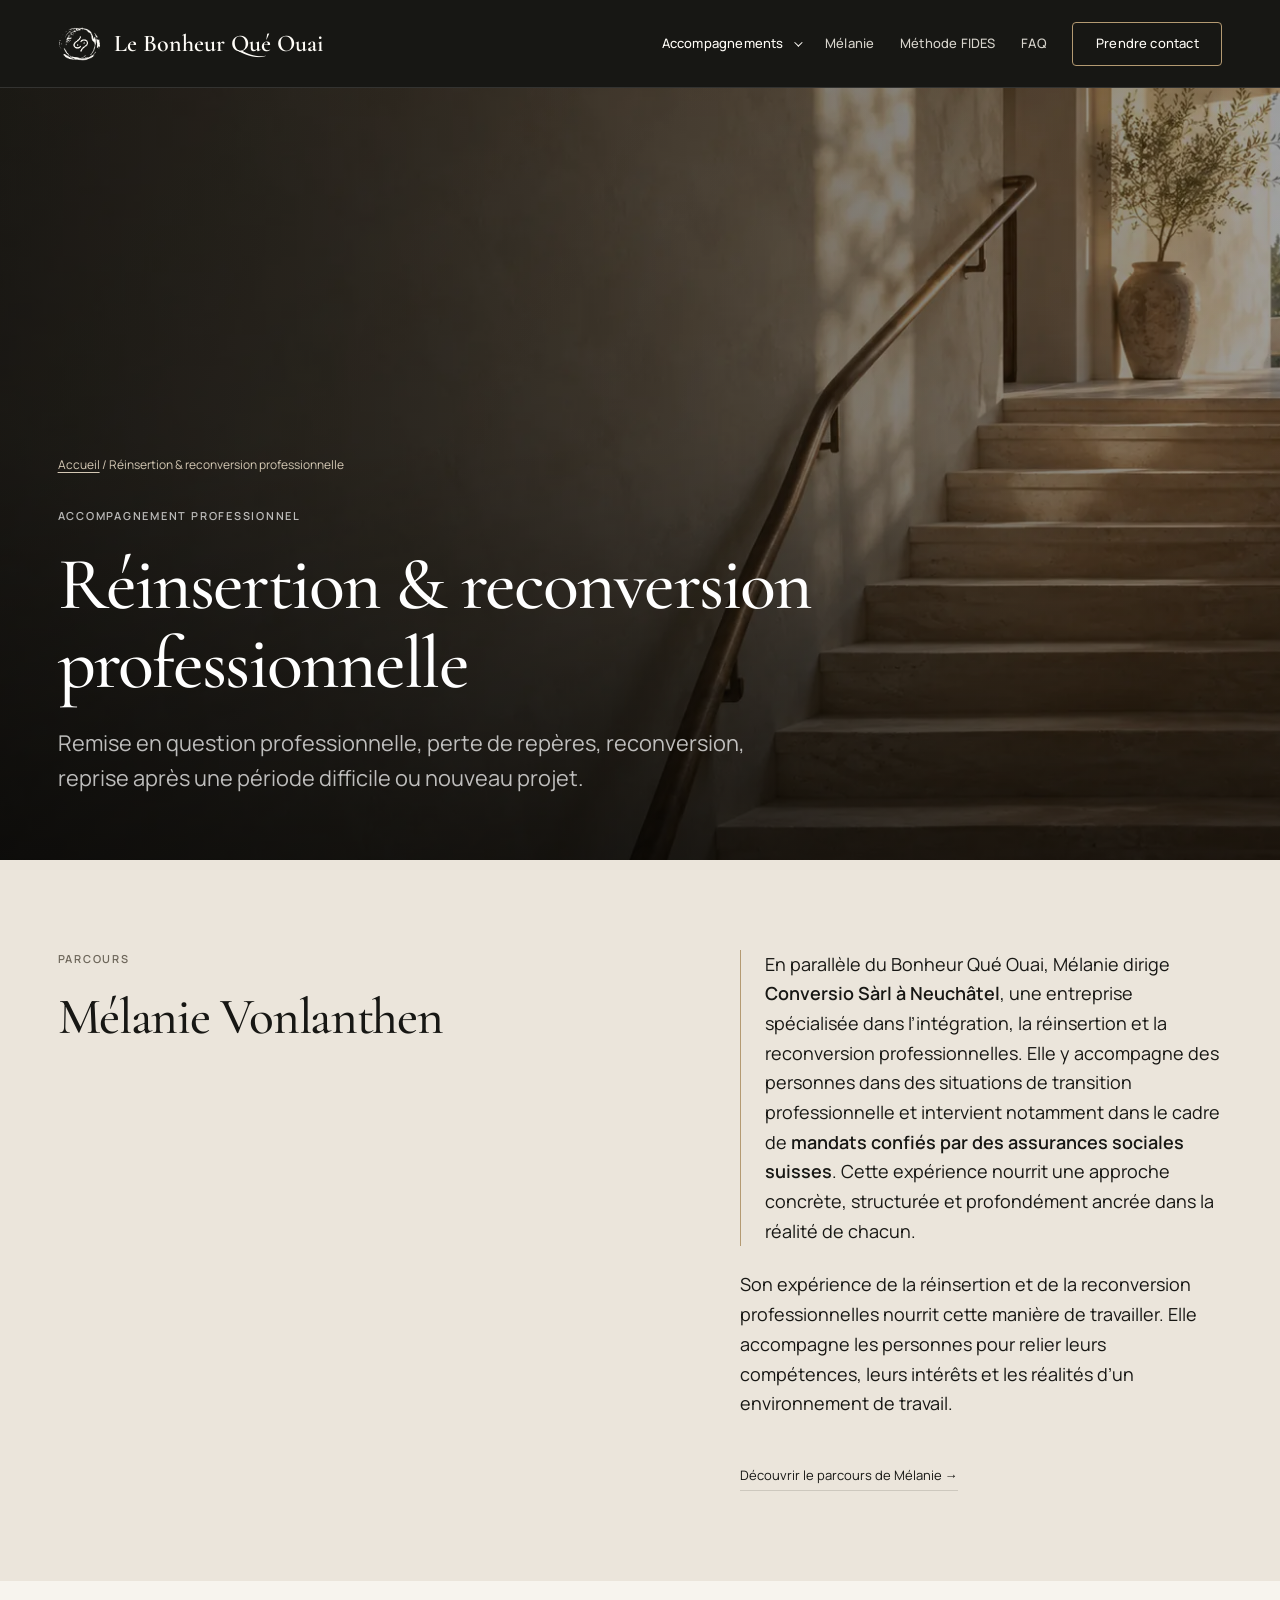
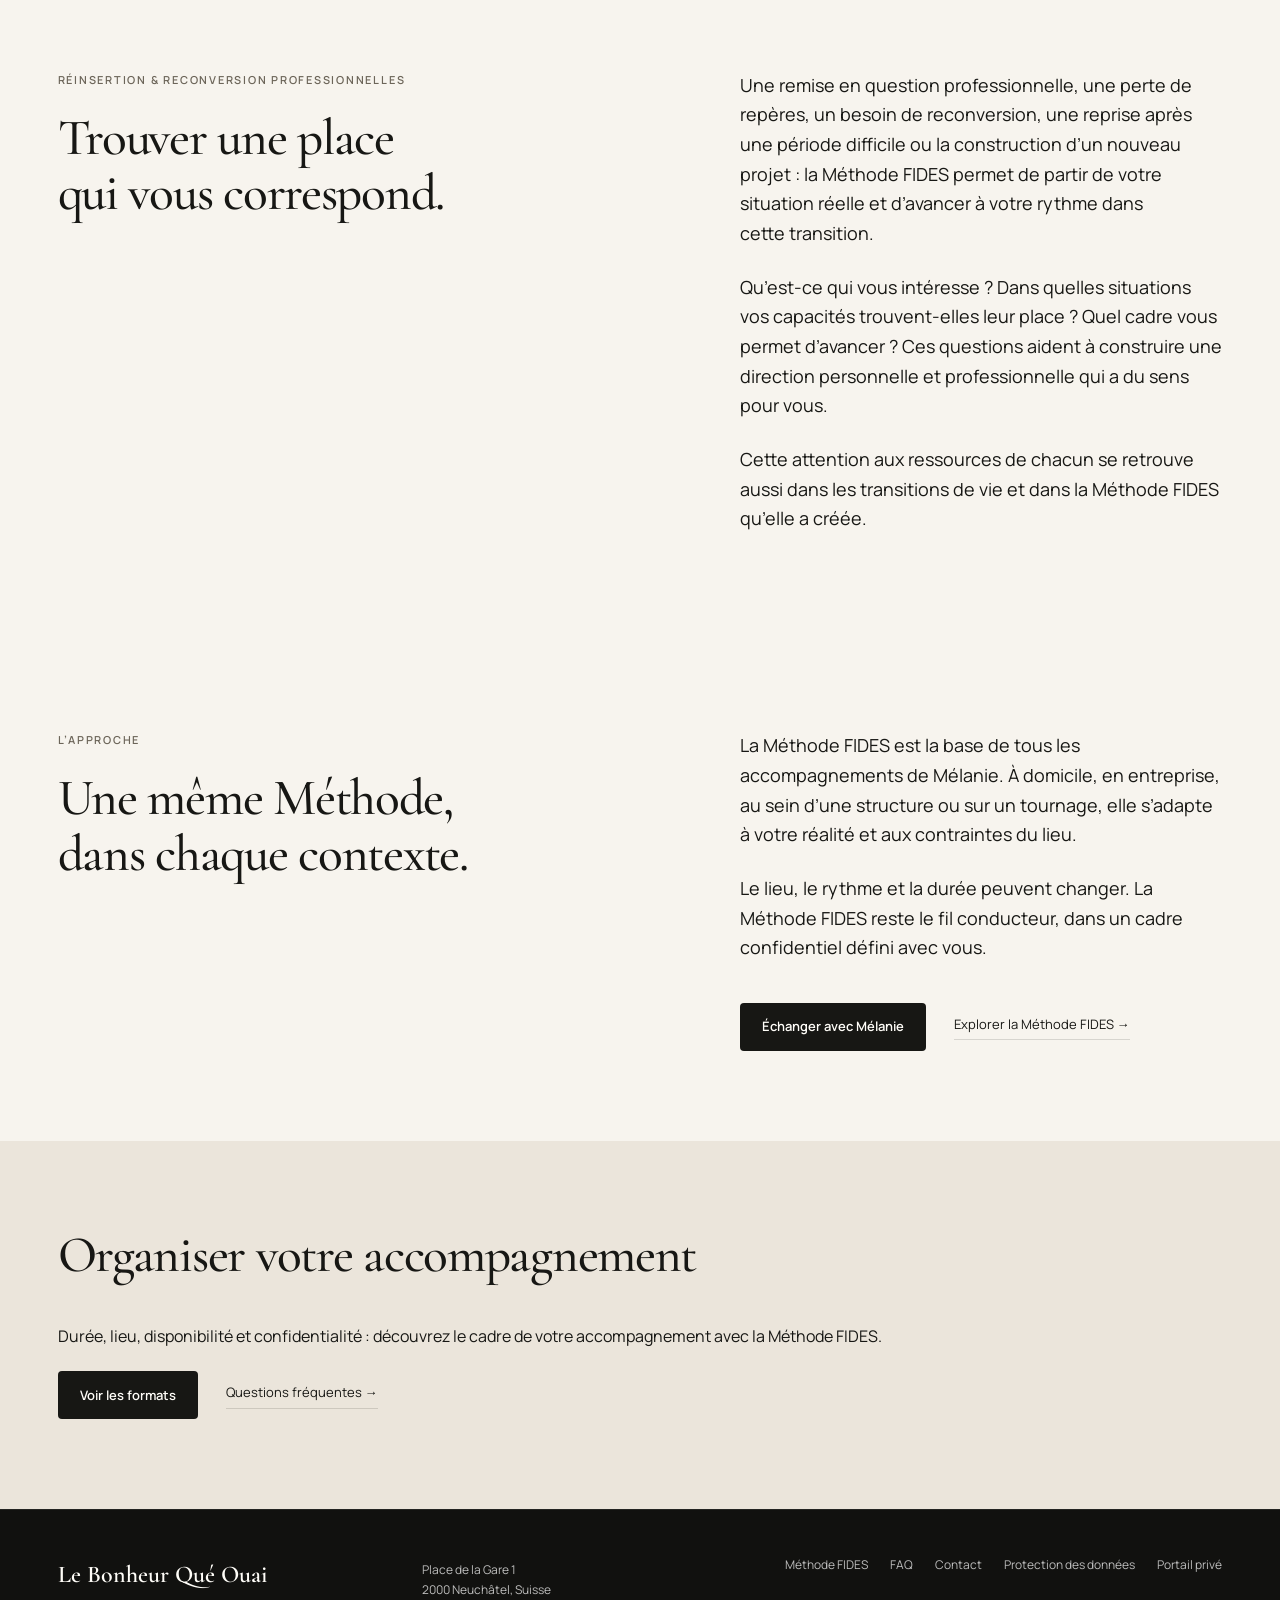
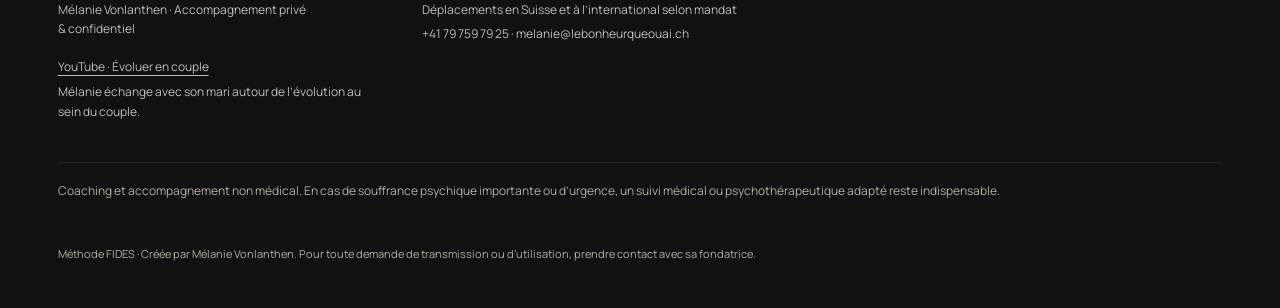
<file: reinsertion-reconversion-professionnelle.html>
<!doctype html><html lang="fr-CH"><head>
<meta charset="utf-8">
<script>document.documentElement.classList.add('js');</script><meta name="viewport" content="width=device-width,initial-scale=1">
<title>Réinsertion &amp; reconversion professionnelle à Neuchâtel et en déplacement</title><meta name="description" content="Remise en question professionnelle, perte de repères, reconversion, reprise après une période difficile ou nouveau projet. Basée à Neuchâtel, Mélanie se déplace en Suisse et à l’international selon mandat."><meta name="robots" content="index,follow,max-image-preview:large"><link rel="canonical" href="https://amontandon01-cmyk.github.io/le_bonheur_que_ouai/reinsertion-reconversion-professionnelle.html"><meta name="theme-color" content="#171714">
<link rel="icon" href="favicon.ico?v=20260914-symbole" sizes="any">
<link rel="icon" type="image/png" sizes="32x32" href="favicon-32x32.png?v=20260914-symbole">
<link rel="icon" type="image/svg+xml" href="favicon.svg?v=20260914-symbole">




<link rel="apple-touch-icon" sizes="180x180" href="apple-touch-icon.png?v=20260914-symbole">
<link rel="manifest" href="site.webmanifest?v=20260914-symbole"><meta property="og:type" content="website"><meta property="og:locale" content="fr_CH"><meta property="og:title" content="Réinsertion &amp; reconversion professionnelle à Neuchâtel et en déplacement"><meta property="og:description" content="Remise en question professionnelle, perte de repères, reconversion, reprise après une période difficile ou nouveau projet. Basée à Neuchâtel, Mélanie se déplace en Suisse et à l’international selon mandat."><meta property="og:url" content="https://amontandon01-cmyk.github.io/le_bonheur_que_ouai/reinsertion-reconversion-professionnelle.html"><meta property="og:site_name" content="Le Bonheur Qué Ouai">
<meta property="og:image" content="https://amontandon01-cmyk.github.io/le_bonheur_que_ouai/assets/partage-social.jpg">
<meta property="og:image:width" content="1200">
<meta property="og:image:height" content="630">
<meta property="og:image:type" content="image/jpeg">
<meta property="og:image:alt" content="Le Bonheur Qué Ouai — Mélanie Vonlanthen. Accompagnement privé et confidentiel. Méthode FIDES."><link rel="stylesheet" href="assets/styles.css?v=20260915-management-images"><script defer src="assets/site.js?v=20260915-ponctuation" onerror="document.documentElement.classList.remove('js')"></script>
<script type="application/ld+json">{"@context":"https://schema.org","@graph":[{"@type":"WebSite","@id":"https://amontandon01-cmyk.github.io/le_bonheur_que_ouai/#website","url":"https://amontandon01-cmyk.github.io/le_bonheur_que_ouai/","name":"Le Bonheur Qué Ouai","inLanguage":"fr-CH"},{"@type":"Person","@id":"https://amontandon01-cmyk.github.io/le_bonheur_que_ouai/#melanie","name":"Mélanie Vonlanthen","jobTitle":"Coach et accompagnante privée","url":"https://amontandon01-cmyk.github.io/le_bonheur_que_ouai/melanie-vonlanthen.html","knowsAbout":["Méthode FIDES","accompagnement privé","transitions de vie","réinsertion et reconversion professionnelles"],"description":"Créatrice de la Méthode FIDES, Mélanie Vonlanthen propose un accompagnement privé et confidentiel, adapté à la personne et à son environnement."},{"@type":"ProfessionalService","@id":"https://amontandon01-cmyk.github.io/le_bonheur_que_ouai/#business","name":"Le Bonheur Qué Ouai","url":"https://amontandon01-cmyk.github.io/le_bonheur_que_ouai/","founder":{"@id":"https://amontandon01-cmyk.github.io/le_bonheur_que_ouai/#melanie"},"telephone":"+41 79 759 79 25","email":"melanie@lebonheurqueouai.ch","address":{"@type":"PostalAddress","streetAddress":"Place de la Gare 1","postalCode":"2000","addressLocality":"Neuchâtel","addressCountry":"CH"},"areaServed":[{"@type":"Country","name":"Suisse"},{"@type":"Place","name":"International, selon mandat"}],"logo":{"@type":"ImageObject","url":"https://amontandon01-cmyk.github.io/le_bonheur_que_ouai/assets/brand/icon-512.png","width":512,"height":512},"description":"Accompagnement privé et confidentiel avec la Méthode FIDES, à Neuchâtel et en déplacement selon mandat."},{"@type":"BreadcrumbList","@id":"https://amontandon01-cmyk.github.io/le_bonheur_que_ouai/reinsertion-reconversion-professionnelle.html#breadcrumb","itemListElement":[{"@type":"ListItem","position":1,"name":"Accueil","item":"https://amontandon01-cmyk.github.io/le_bonheur_que_ouai/"},{"@type":"ListItem","position":2,"name":"Réinsertion & reconversion professionnelle","item":"https://amontandon01-cmyk.github.io/le_bonheur_que_ouai/reinsertion-reconversion-professionnelle.html"}]},{"@type":"Service","@id":"https://amontandon01-cmyk.github.io/le_bonheur_que_ouai/reinsertion-reconversion-professionnelle.html#service","name":"Réinsertion & reconversion professionnelle","description":"Remise en question professionnelle, perte de repères, reconversion, reprise après une période difficile ou nouveau projet.","url":"https://amontandon01-cmyk.github.io/le_bonheur_que_ouai/reinsertion-reconversion-professionnelle.html","provider":{"@id":"https://amontandon01-cmyk.github.io/le_bonheur_que_ouai/#business"},"areaServed":[{"@type":"Country","name":"Suisse"},{"@type":"Place","name":"International, selon mandat"}],"serviceType":"Accompagnement avec la Méthode FIDES"},{"@type":"WebPage","@id":"https://amontandon01-cmyk.github.io/le_bonheur_que_ouai/reinsertion-reconversion-professionnelle.html#webpage","url":"https://amontandon01-cmyk.github.io/le_bonheur_que_ouai/reinsertion-reconversion-professionnelle.html","name":"Réinsertion & reconversion professionnelle à Neuchâtel et en déplacement","description":"Remise en question professionnelle, perte de repères, reconversion, reprise après une période difficile ou nouveau projet. Basée à Neuchâtel, Mélanie se déplace en Suisse et à l’international selon mandat.","inLanguage":"fr-CH","isPartOf":{"@id":"https://amontandon01-cmyk.github.io/le_bonheur_que_ouai/#website"},"about":{"@id":"https://amontandon01-cmyk.github.io/le_bonheur_que_ouai/#melanie"},"breadcrumb":{"@id":"https://amontandon01-cmyk.github.io/le_bonheur_que_ouai/reinsertion-reconversion-professionnelle.html#breadcrumb"},"mainEntity":{"@id":"https://amontandon01-cmyk.github.io/le_bonheur_que_ouai/reinsertion-reconversion-professionnelle.html#service"}}]}</script><link rel="preload" as="image" type="image/webp" href="assets/hero-professionnel-640.webp" media="(max-width: 640px)">
<link rel="preload" as="image" type="image/webp" href="assets/hero-professionnel-1600.webp" media="(min-width: 641px)">
</head>
<body><a class="skip-link" href="#contenu">Aller au contenu</a><header class="site-header inner-header" data-header><div class="header-inner">
<a class="brand" href="index.html" aria-label="Le Bonheur Qué Ouai — accueil"><img class="brand-logo" src="assets/brand/logo-symbol.png" alt="" width="44" height="44"><span class="brand-name">Le Bonheur Qué Ouai</span></a>
<button class="menu-toggle" type="button" aria-expanded="false" aria-controls="main-nav" aria-label="Ouvrir le menu" data-menu-toggle>Menu</button>
<nav id="main-nav" class="main-nav" aria-label="Navigation principale" data-nav>
<details class="nav-disclosure" data-active><summary>Accompagnements<span class="nav-chevron" aria-hidden="true"></span></summary><div class="nav-submenu"><a href="accompagnement-prive.html">Tous les accompagnements</a><a href="transitions-de-vie.html">Transitions de vie</a><a class="nav-professional" aria-current="page" href="reinsertion-reconversion-professionnelle.html">Réinsertion &amp; reconversion professionnelle</a><a href="remise-en-mouvement.html">Remise en mouvement</a><a href="environnements-exigeants.html">Tournages &amp; missions</a></div></details>
<a href="melanie-vonlanthen.html">Mélanie</a><a href="methode-fides.html">Méthode FIDES</a><a href="faq.html">FAQ</a><a class="nav-cta" href="contact.html">Prendre contact</a></nav></div></header>
<main id="contenu" tabindex="-1">
<section class="page-hero page-hero-image hero-professionnel"><nav class="breadcrumbs" aria-label="Fil d’Ariane"><a href="index.html">Accueil</a><span aria-hidden="true"> / </span><span aria-current="page">Réinsertion &amp; reconversion professionnelle</span></nav><p class="eyebrow">Accompagnement professionnel</p><h1>Réinsertion &amp; reconversion professionnelle</h1><p>Remise en question professionnelle, perte de repères, reconversion, reprise après une période difficile ou nouveau projet.</p></section>
<section class="section-stone content-split"><div><p class="eyebrow dark">Parcours</p><h2>Mélanie Vonlanthen</h2></div><div class="long-copy"><p class="professional-experience">En parallèle du Bonheur Qué Ouai, Mélanie dirige <strong>Conversio Sàrl à Neuchâtel</strong>, une entreprise spécialisée dans l’intégration, la réinsertion et la reconversion professionnelles. Elle y accompagne des personnes dans des situations de transition professionnelle et intervient notamment dans le cadre de <strong>mandats confiés par des assurances sociales suisses</strong>. Cette expérience nourrit une approche concrète, structurée et profondément ancrée dans la réalité de chacun.</p><p>Son expérience de la réinsertion et de la reconversion professionnelles nourrit cette manière de travailler. Elle accompagne les personnes pour relier leurs compétences, leurs intérêts et les réalités d’un environnement de travail.</p><a class="inline-cta" href="melanie-vonlanthen.html">Découvrir le parcours de Mélanie →</a></div></section>
<section class="section-light content-split"><div><p class="eyebrow dark">Réinsertion &amp; reconversion professionnelles</p><h2>Trouver une place qui vous correspond.</h2></div><div class="long-copy"><p>Une remise en question professionnelle, une perte de repères, un besoin de reconversion, une reprise après une période difficile ou la construction d’un nouveau projet&nbsp;: la Méthode FIDES permet de partir de votre situation réelle et d’avancer à votre rythme dans cette transition.</p><p>Qu’est-ce qui vous intéresse&nbsp;? Dans quelles situations vos capacités trouvent-elles leur place&nbsp;? Quel cadre vous permet d’avancer&nbsp;? Ces questions aident à construire une direction personnelle et professionnelle qui a du sens pour vous.</p><p>Cette attention aux ressources de chacun se retrouve aussi dans les transitions de vie et dans la Méthode FIDES qu’elle a créée.</p></div></section>
<section class="section-light content-split"><div><p class="eyebrow dark">L’approche</p><h2>Une même Méthode, dans chaque contexte.</h2></div><div class="long-copy"><p>La Méthode FIDES est la base de tous les accompagnements de Mélanie. À domicile, en entreprise, au sein d’une structure ou sur un tournage, elle s’adapte à votre réalité et aux contraintes du lieu.</p><p>Le lieu, le rythme et la durée peuvent changer. La Méthode FIDES reste le fil conducteur, dans un cadre confidentiel défini avec vous.</p><div class="hero-actions"><a class="button button-dark" href="contact.html">Échanger avec Mélanie</a><a class="inline-cta" href="methode-fides.html">Explorer la Méthode FIDES →</a></div></div></section>
<section class="section-stone related-pages"><h2>Organiser votre accompagnement</h2><p>Durée, lieu, disponibilité et confidentialité&nbsp;: découvrez le cadre de votre accompagnement avec la Méthode FIDES.</p><div class="hero-actions"><a class="button button-dark" href="accompagnement-prive.html">Voir les formats</a><a class="inline-cta" href="faq.html">Questions fréquentes →</a></div></section>
</main><footer class="site-footer"><div><strong>Le Bonheur Qué Ouai</strong><p>Mélanie Vonlanthen · Accompagnement privé &amp; confidentiel</p><p class="footer-youtube"><a href="https://www.youtube.com/channel/UCPby14BXJpV1jzdM7zE-QJA/videos" target="_blank" rel="noopener noreferrer" aria-label="YouTube · Évoluer en couple (nouvel onglet)">YouTube · Évoluer en couple</a><span>Mélanie échange avec son mari autour de l’évolution au sein du couple.</span></p></div><div class="footer-meta"><p><a href="https://maps.app.goo.gl/n8fhZAWCMHTbzE1E9" target="_blank" rel="noopener noreferrer" aria-label="Place de la Gare 1, 2000 Neuchâtel, Suisse — ouvrir dans Google Maps (nouvel onglet)">Place de la Gare 1<br>2000 Neuchâtel, Suisse</a><br>Déplacements en Suisse et à l’international selon mandat</p><p><a href="tel:+41797597925">+41 79 759 79 25</a> · <a href="mailto:melanie@lebonheurqueouai.ch">melanie@lebonheurqueouai.ch</a></p></div><div class="footer-links"><a href="methode-fides.html">Méthode FIDES</a><a href="faq.html">FAQ</a><a href="contact.html">Contact</a><a href="protection-des-donnees.html">Protection des données</a><a href="https://portail.lebonheurqueouai.ch/">Portail privé</a></div><div class="photo-credits">Coaching et accompagnement non médical. En cas de souffrance psychique importante ou d’urgence, un suivi médical ou psychothérapeutique adapté reste indispensable.</div><p class="fides-attribution">Méthode FIDES · Créée par Mélanie Vonlanthen. Pour toute demande de transmission ou d’utilisation, prendre contact avec sa fondatrice.</p></footer></body></html>
</file>
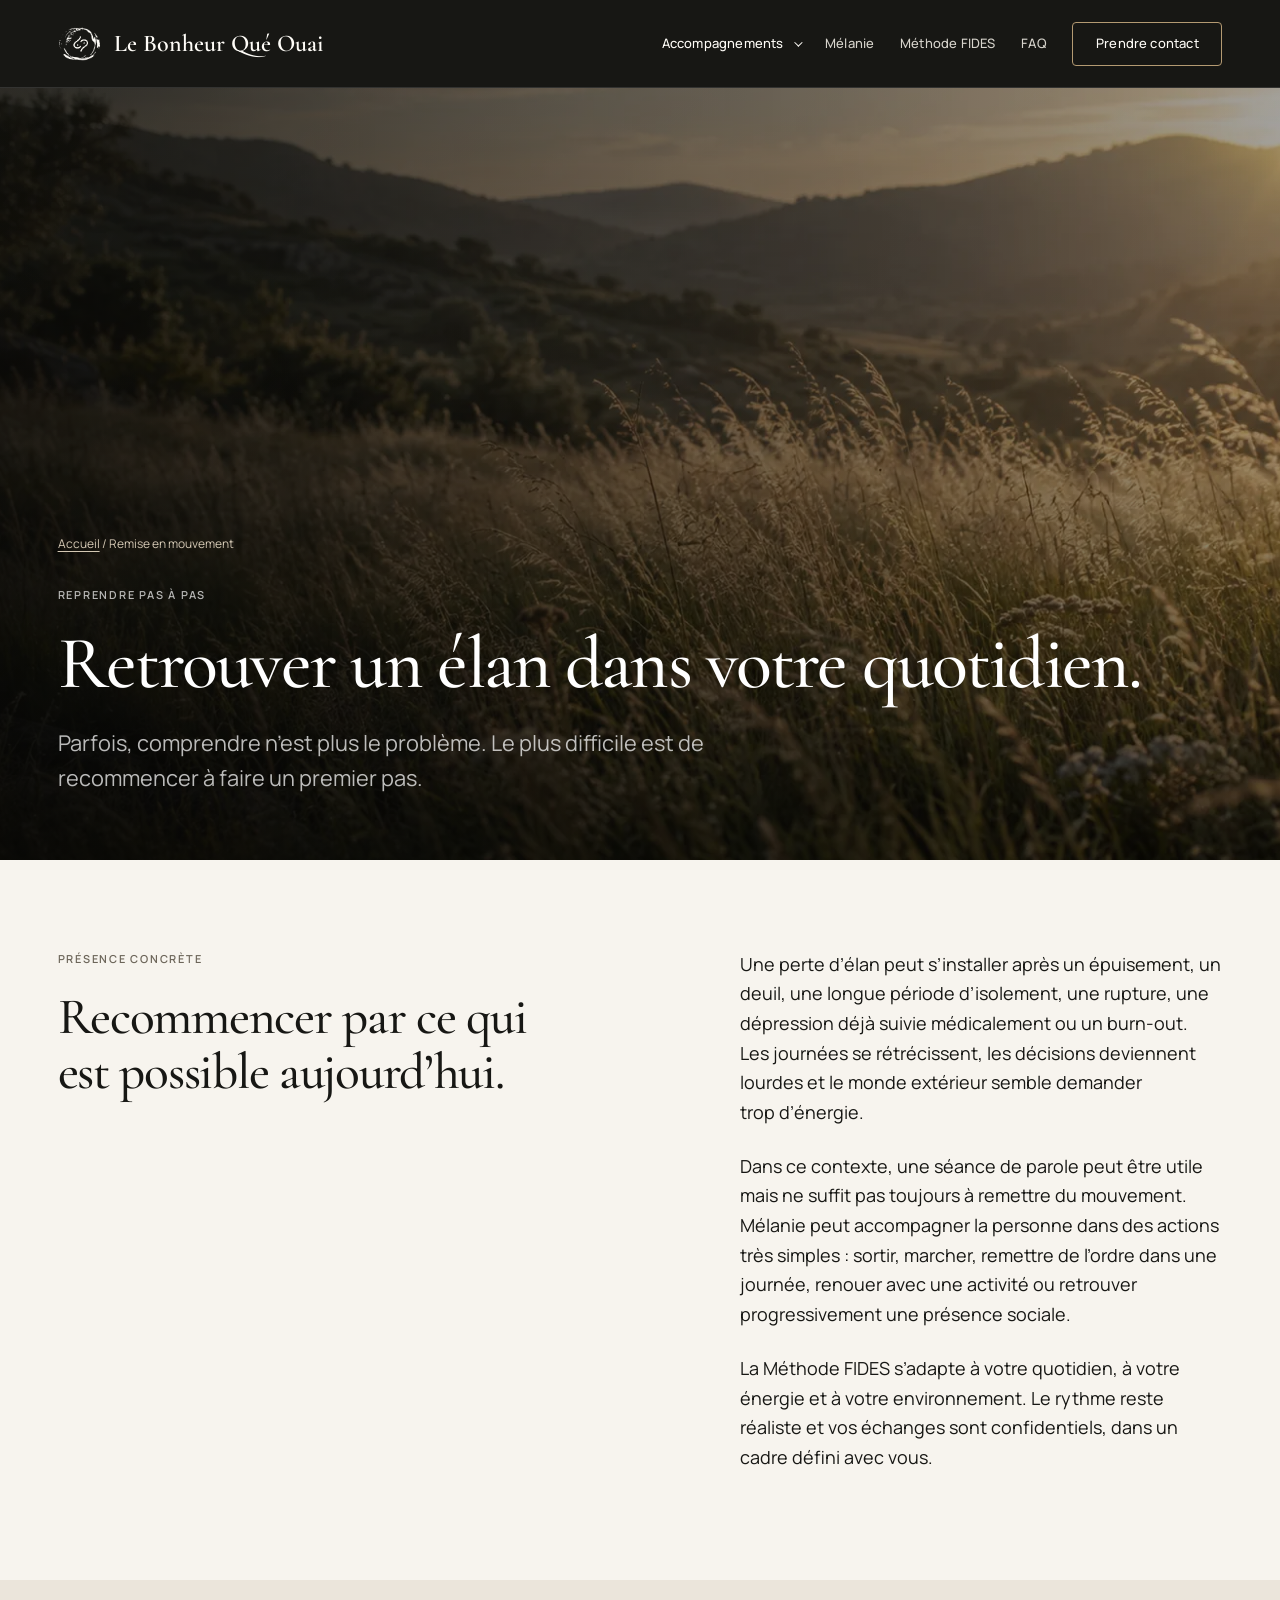
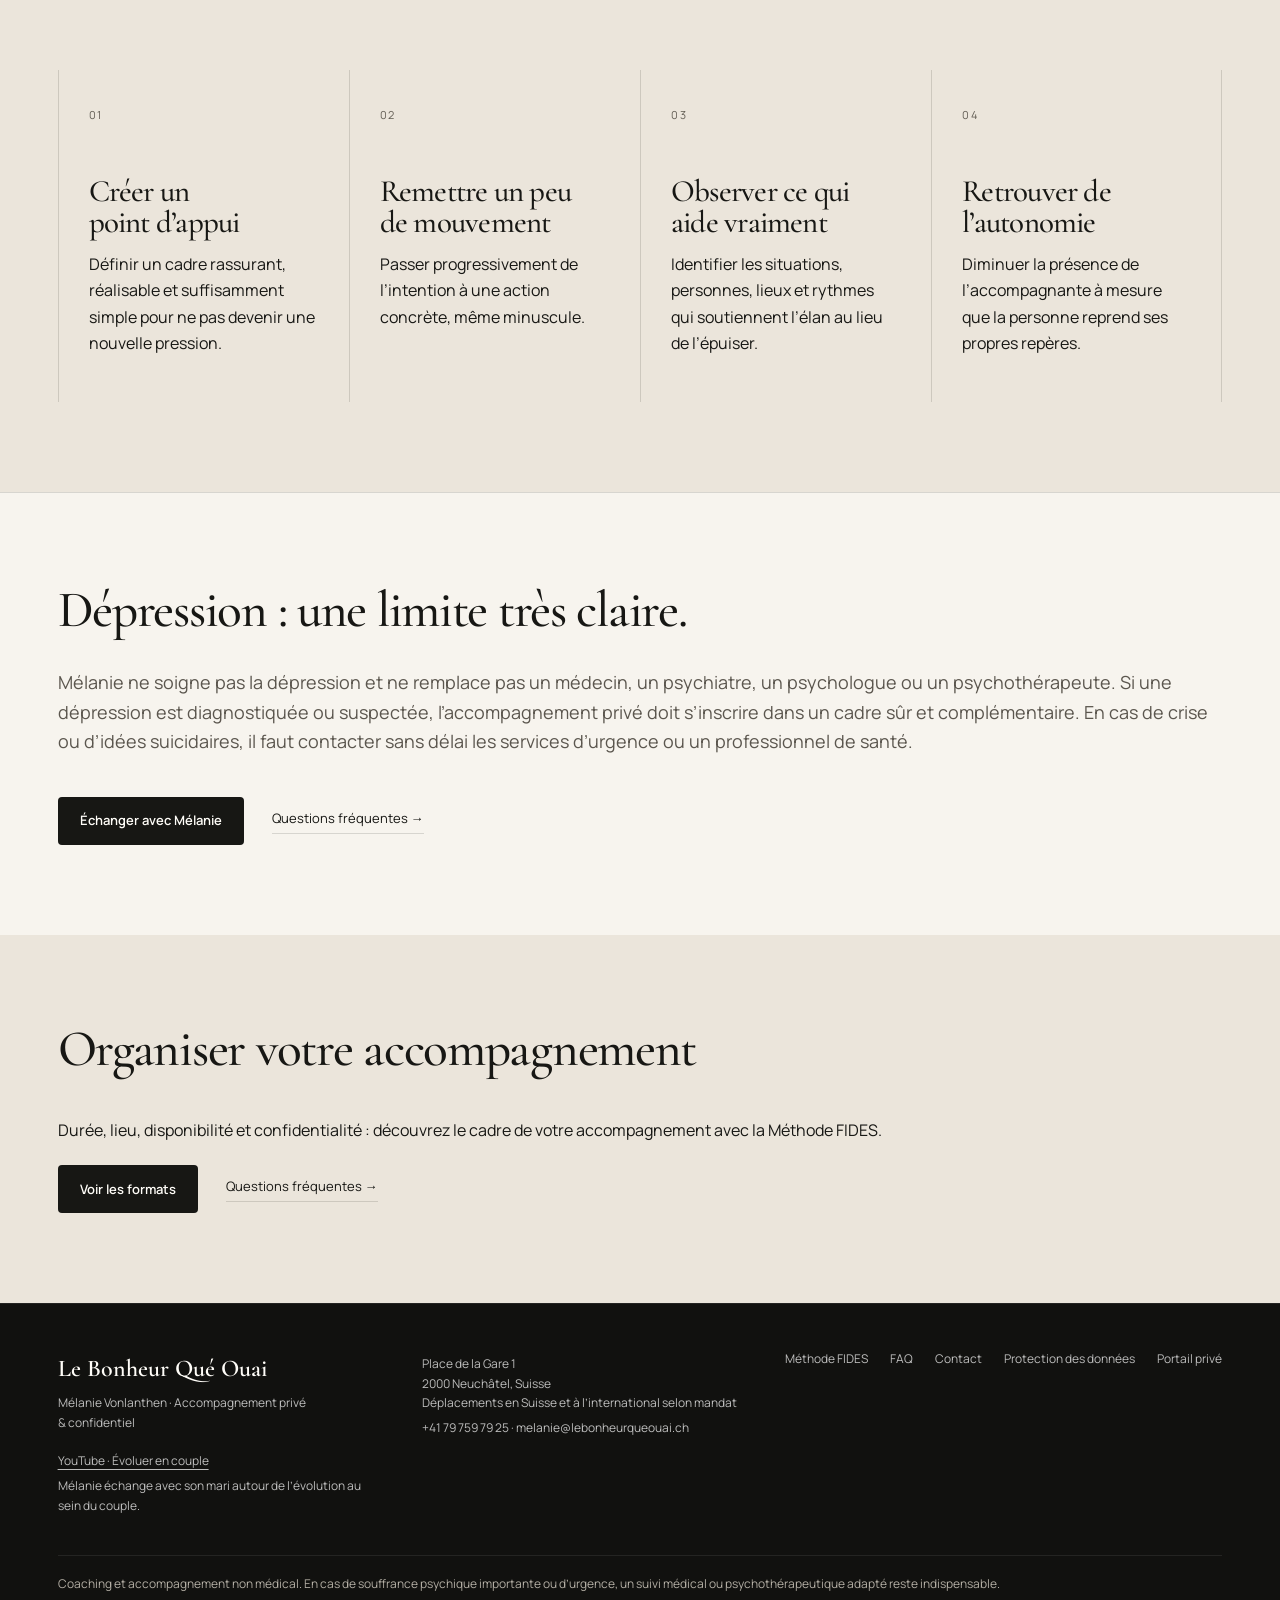
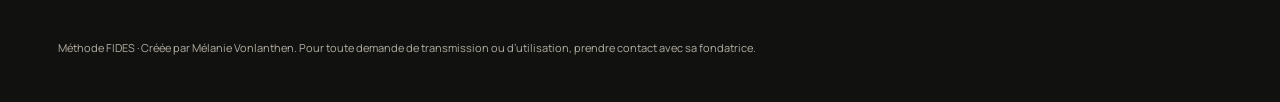
<file: remise-en-mouvement.html>
<!doctype html><html lang="fr-CH"><head><meta charset="utf-8">
<script>document.documentElement.classList.add('js');</script><meta name="viewport" content="width=device-width,initial-scale=1"><title>Accompagnement au quotidien et à domicile | Mélanie Vonlanthen</title><meta name="description" content="Retrouver un rythme avec la Méthode FIDES : un accompagnement confidentiel et non médical, adapté à votre quotidien, à domicile ou en extérieur."><meta name="robots" content="index,follow,max-image-preview:large"><link rel="canonical" href="https://amontandon01-cmyk.github.io/le_bonheur_que_ouai/remise-en-mouvement.html"><meta name="theme-color" content="#171714">
<link rel="icon" href="favicon.ico?v=20260914-symbole" sizes="any">
<link rel="icon" type="image/png" sizes="32x32" href="favicon-32x32.png?v=20260914-symbole">
<link rel="icon" type="image/svg+xml" href="favicon.svg?v=20260914-symbole">




<link rel="apple-touch-icon" sizes="180x180" href="apple-touch-icon.png?v=20260914-symbole">
<link rel="manifest" href="site.webmanifest?v=20260914-symbole"><meta property="og:type" content="website"><meta property="og:locale" content="fr_CH"><meta property="og:title" content="Accompagnement au quotidien et à domicile | Mélanie Vonlanthen"><meta property="og:description" content="Retrouver un rythme avec la Méthode FIDES : un accompagnement confidentiel et non médical, adapté à votre quotidien, à domicile ou en extérieur."><meta property="og:url" content="https://amontandon01-cmyk.github.io/le_bonheur_que_ouai/remise-en-mouvement.html"><meta property="og:site_name" content="Le Bonheur Qué Ouai">
<meta property="og:image" content="https://amontandon01-cmyk.github.io/le_bonheur_que_ouai/assets/partage-social.jpg">
<meta property="og:image:width" content="1200">
<meta property="og:image:height" content="630">
<meta property="og:image:type" content="image/jpeg">
<meta property="og:image:alt" content="Le Bonheur Qué Ouai — Mélanie Vonlanthen. Accompagnement privé et confidentiel. Méthode FIDES."><link rel="stylesheet" href="assets/styles.css?v=20260915-management-images"><script defer src="assets/site.js?v=20260915-ponctuation" onerror="document.documentElement.classList.remove('js')"></script><script type="application/ld+json">{"@context":"https://schema.org","@graph":[{"@type":"WebSite","@id":"https://amontandon01-cmyk.github.io/le_bonheur_que_ouai/#website","url":"https://amontandon01-cmyk.github.io/le_bonheur_que_ouai/","name":"Le Bonheur Qué Ouai","inLanguage":"fr-CH"},{"@type":"Person","@id":"https://amontandon01-cmyk.github.io/le_bonheur_que_ouai/#melanie","name":"Mélanie Vonlanthen","jobTitle":"Coach et accompagnante privée","url":"https://amontandon01-cmyk.github.io/le_bonheur_que_ouai/melanie-vonlanthen.html","knowsAbout":["Méthode FIDES","accompagnement privé","transitions de vie","réinsertion et reconversion professionnelles"],"description":"Créatrice de la Méthode FIDES, Mélanie Vonlanthen propose un accompagnement privé et confidentiel, adapté à la personne et à son environnement."},{"@type":"ProfessionalService","@id":"https://amontandon01-cmyk.github.io/le_bonheur_que_ouai/#business","name":"Le Bonheur Qué Ouai","url":"https://amontandon01-cmyk.github.io/le_bonheur_que_ouai/","founder":{"@id":"https://amontandon01-cmyk.github.io/le_bonheur_que_ouai/#melanie"},"telephone":"+41 79 759 79 25","email":"melanie@lebonheurqueouai.ch","address":{"@type":"PostalAddress","streetAddress":"Place de la Gare 1","postalCode":"2000","addressLocality":"Neuchâtel","addressCountry":"CH"},"areaServed":[{"@type":"Country","name":"Suisse"},{"@type":"Place","name":"International, selon mandat"}],"logo":{"@type":"ImageObject","url":"https://amontandon01-cmyk.github.io/le_bonheur_que_ouai/assets/brand/icon-512.png","width":512,"height":512},"description":"Accompagnement privé et confidentiel avec la Méthode FIDES, à Neuchâtel et en déplacement selon mandat."},{"@type":"BreadcrumbList","@id":"https://amontandon01-cmyk.github.io/le_bonheur_que_ouai/remise-en-mouvement.html#breadcrumb","itemListElement":[{"@type":"ListItem","position":1,"name":"Accueil","item":"https://amontandon01-cmyk.github.io/le_bonheur_que_ouai/"},{"@type":"ListItem","position":2,"name":"Remise en mouvement","item":"https://amontandon01-cmyk.github.io/le_bonheur_que_ouai/remise-en-mouvement.html"}]},{"@type":"Service","@id":"https://amontandon01-cmyk.github.io/le_bonheur_que_ouai/remise-en-mouvement.html#service","name":"Remise en mouvement","description":"Retrouver un rythme avec la Méthode FIDES : un accompagnement confidentiel et non médical, adapté à votre quotidien, à domicile ou en extérieur.","url":"https://amontandon01-cmyk.github.io/le_bonheur_que_ouai/remise-en-mouvement.html","provider":{"@id":"https://amontandon01-cmyk.github.io/le_bonheur_que_ouai/#business"},"areaServed":[{"@type":"Country","name":"Suisse"},{"@type":"Place","name":"International, selon mandat"}],"serviceType":"Accompagnement avec la Méthode FIDES"},{"@type":"WebPage","@id":"https://amontandon01-cmyk.github.io/le_bonheur_que_ouai/remise-en-mouvement.html#webpage","url":"https://amontandon01-cmyk.github.io/le_bonheur_que_ouai/remise-en-mouvement.html","name":"Accompagnement au quotidien et à domicile | Mélanie Vonlanthen","description":"Retrouver un rythme avec la Méthode FIDES : un accompagnement confidentiel et non médical, adapté à votre quotidien, à domicile ou en extérieur.","inLanguage":"fr-CH","isPartOf":{"@id":"https://amontandon01-cmyk.github.io/le_bonheur_que_ouai/#website"},"about":{"@id":"https://amontandon01-cmyk.github.io/le_bonheur_que_ouai/#melanie"},"breadcrumb":{"@id":"https://amontandon01-cmyk.github.io/le_bonheur_que_ouai/remise-en-mouvement.html#breadcrumb"},"mainEntity":{"@id":"https://amontandon01-cmyk.github.io/le_bonheur_que_ouai/remise-en-mouvement.html#service"}}]}</script><link rel="preload" as="image" type="image/webp" href="assets/hero-elan-640.webp" media="(max-width: 640px)">
<link rel="preload" as="image" type="image/webp" href="assets/hero-elan-1600.webp" media="(min-width: 641px)">
</head><body><a class="skip-link" href="#contenu">Aller au contenu</a><header class="site-header inner-header" data-header><div class="header-inner">
<a class="brand" href="index.html" aria-label="Le Bonheur Qué Ouai — accueil"><img class="brand-logo" src="assets/brand/logo-symbol.png" alt="" width="44" height="44"><span class="brand-name">Le Bonheur Qué Ouai</span></a>
<button class="menu-toggle" type="button" aria-expanded="false" aria-controls="main-nav" aria-label="Ouvrir le menu" data-menu-toggle>Menu</button>
<nav id="main-nav" class="main-nav" aria-label="Navigation principale" data-nav>
<details class="nav-disclosure" data-active><summary>Accompagnements<span class="nav-chevron" aria-hidden="true"></span></summary><div class="nav-submenu"><a href="accompagnement-prive.html">Tous les accompagnements</a><a href="transitions-de-vie.html">Transitions de vie</a><a class="nav-professional" href="reinsertion-reconversion-professionnelle.html">Réinsertion &amp; reconversion professionnelle</a><a href="remise-en-mouvement.html" aria-current="page">Remise en mouvement</a><a href="environnements-exigeants.html">Tournages &amp; missions</a></div></details>
<a href="melanie-vonlanthen.html">Mélanie</a><a href="methode-fides.html">Méthode FIDES</a><a href="faq.html">FAQ</a><a class="nav-cta" href="contact.html">Prendre contact</a></nav></div></header><main id="contenu" tabindex="-1"><section class="page-hero soft page-hero-image hero-elan"><nav class="breadcrumbs" aria-label="Fil d’Ariane"><a href="index.html">Accueil</a><span aria-hidden="true"> / </span><span aria-current="page">Remise en mouvement</span></nav><p class="eyebrow">Reprendre pas à pas</p><h1>Retrouver un élan dans votre quotidien.</h1><p>Parfois, comprendre n’est plus le problème. Le plus difficile est de recommencer à faire un premier pas.</p></section><section class="section-light content-split"><div><p class="eyebrow dark">Présence concrète</p><h2>Recommencer par ce qui est possible aujourd’hui.</h2></div><div class="long-copy"><p>Une perte d’élan peut s’installer après un épuisement, un deuil, une longue période d’isolement, une rupture, une dépression déjà suivie médicalement ou un burn-out. Les journées se rétrécissent, les décisions deviennent lourdes et le monde extérieur semble demander trop d’énergie.</p><p>Dans ce contexte, une séance de parole peut être utile mais ne suffit pas toujours à remettre du mouvement. Mélanie peut accompagner la personne dans des actions très simples&nbsp;: sortir, marcher, remettre de l’ordre dans une journée, renouer avec une activité ou retrouver progressivement une présence sociale.</p><p>La Méthode FIDES s’adapte à votre quotidien, à votre énergie et à votre environnement. Le rythme reste réaliste et vos échanges sont confidentiels, dans un cadre défini avec vous.</p></div></section><section class="section-stone steps"><div><span>01</span><h3>Créer un point d’appui</h3><p>Définir un cadre rassurant, réalisable et suffisamment simple pour ne pas devenir une nouvelle pression.</p></div><div><span>02</span><h3>Remettre un peu de mouvement</h3><p>Passer progressivement de l’intention à une action concrète, même minuscule.</p></div><div><span>03</span><h3>Observer ce qui aide vraiment</h3><p>Identifier les situations, personnes, lieux et rythmes qui soutiennent l’élan au lieu de l’épuiser.</p></div><div><span>04</span><h3>Retrouver de l’autonomie</h3><p>Diminuer la présence de l’accompagnante à mesure que la personne reprend ses propres repères.</p></div></section><section class="section-light clinical-box emph"><h2>Dépression&nbsp;: une limite très claire.</h2><p>Mélanie ne soigne pas la dépression et ne remplace pas un médecin, un psychiatre, un psychologue ou un psychothérapeute. Si une dépression est diagnostiquée ou suspectée, l’accompagnement privé doit s’inscrire dans un cadre sûr et complémentaire. En cas de crise ou d’idées suicidaires, il faut contacter sans délai les services d’urgence ou un professionnel de santé.</p><div class="hero-actions"><a class="button button-dark" href="contact.html">Échanger avec Mélanie</a><a class="inline-cta" href="faq.html">Questions fréquentes →</a></div></section><section class="section-stone related-pages"><h2>Organiser votre accompagnement</h2><p>Durée, lieu, disponibilité et confidentialité&nbsp;: découvrez le cadre de votre accompagnement avec la Méthode FIDES.</p><div class="hero-actions"><a class="button button-dark" href="accompagnement-prive.html">Voir les formats</a><a class="inline-cta" href="faq.html">Questions fréquentes →</a></div></section></main><footer class="site-footer"><div><strong>Le Bonheur Qué Ouai</strong><p>Mélanie Vonlanthen · Accompagnement privé &amp; confidentiel</p><p class="footer-youtube"><a href="https://www.youtube.com/channel/UCPby14BXJpV1jzdM7zE-QJA/videos" target="_blank" rel="noopener noreferrer" aria-label="YouTube · Évoluer en couple (nouvel onglet)">YouTube · Évoluer en couple</a><span>Mélanie échange avec son mari autour de l’évolution au sein du couple.</span></p></div><div class="footer-meta"><p><a href="https://maps.app.goo.gl/n8fhZAWCMHTbzE1E9" target="_blank" rel="noopener noreferrer" aria-label="Place de la Gare 1, 2000 Neuchâtel, Suisse — ouvrir dans Google Maps (nouvel onglet)">Place de la Gare 1<br>2000 Neuchâtel, Suisse</a><br>Déplacements en Suisse et à l’international selon mandat</p><p><a href="tel:+41797597925">+41 79 759 79 25</a> · <a href="mailto:melanie@lebonheurqueouai.ch">melanie@lebonheurqueouai.ch</a></p></div><div class="footer-links"><a href="methode-fides.html">Méthode FIDES</a><a href="faq.html">FAQ</a><a href="contact.html">Contact</a><a href="protection-des-donnees.html">Protection des données</a><a href="https://portail.lebonheurqueouai.ch/">Portail privé</a></div><div class="photo-credits">Coaching et accompagnement non médical. En cas de souffrance psychique importante ou d’urgence, un suivi médical ou psychothérapeutique adapté reste indispensable.</div><p class="fides-attribution">Méthode FIDES · Créée par Mélanie Vonlanthen. Pour toute demande de transmission ou d’utilisation, prendre contact avec sa fondatrice.</p></footer></body></html>
</file>
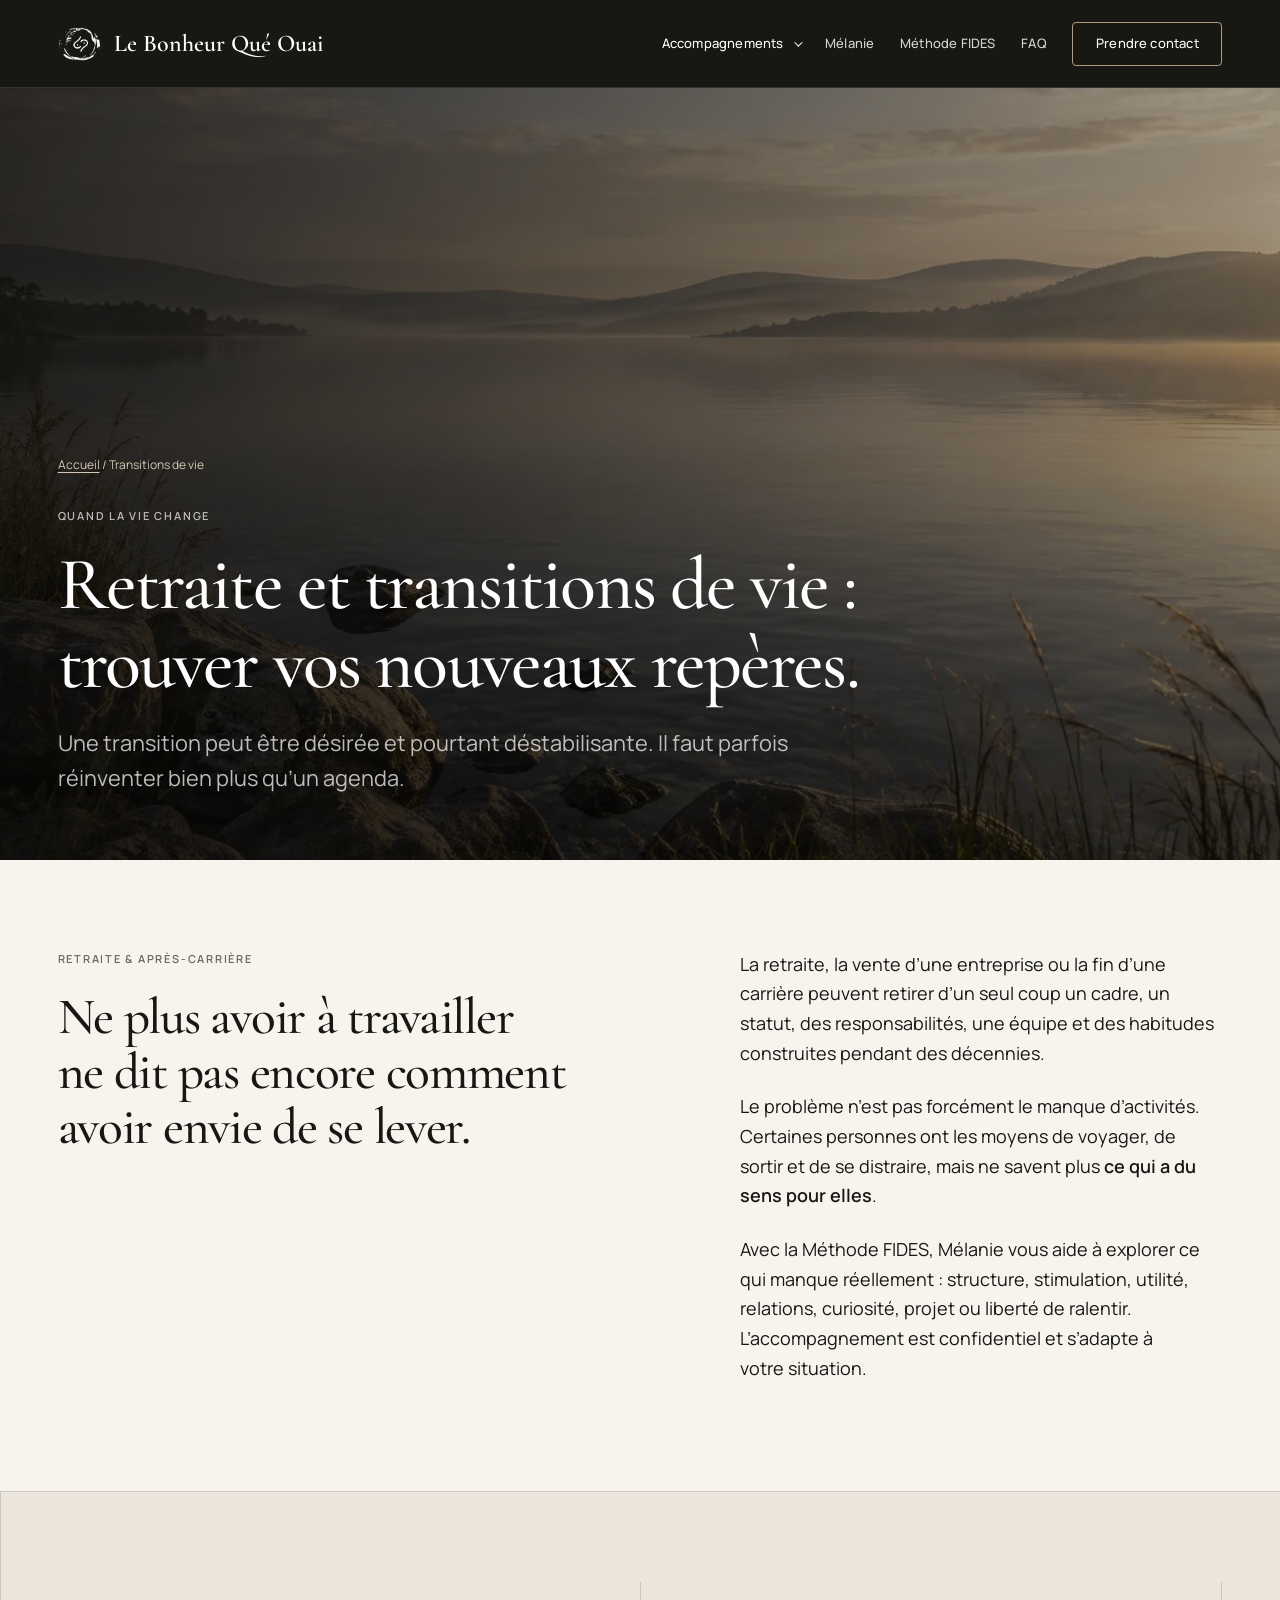
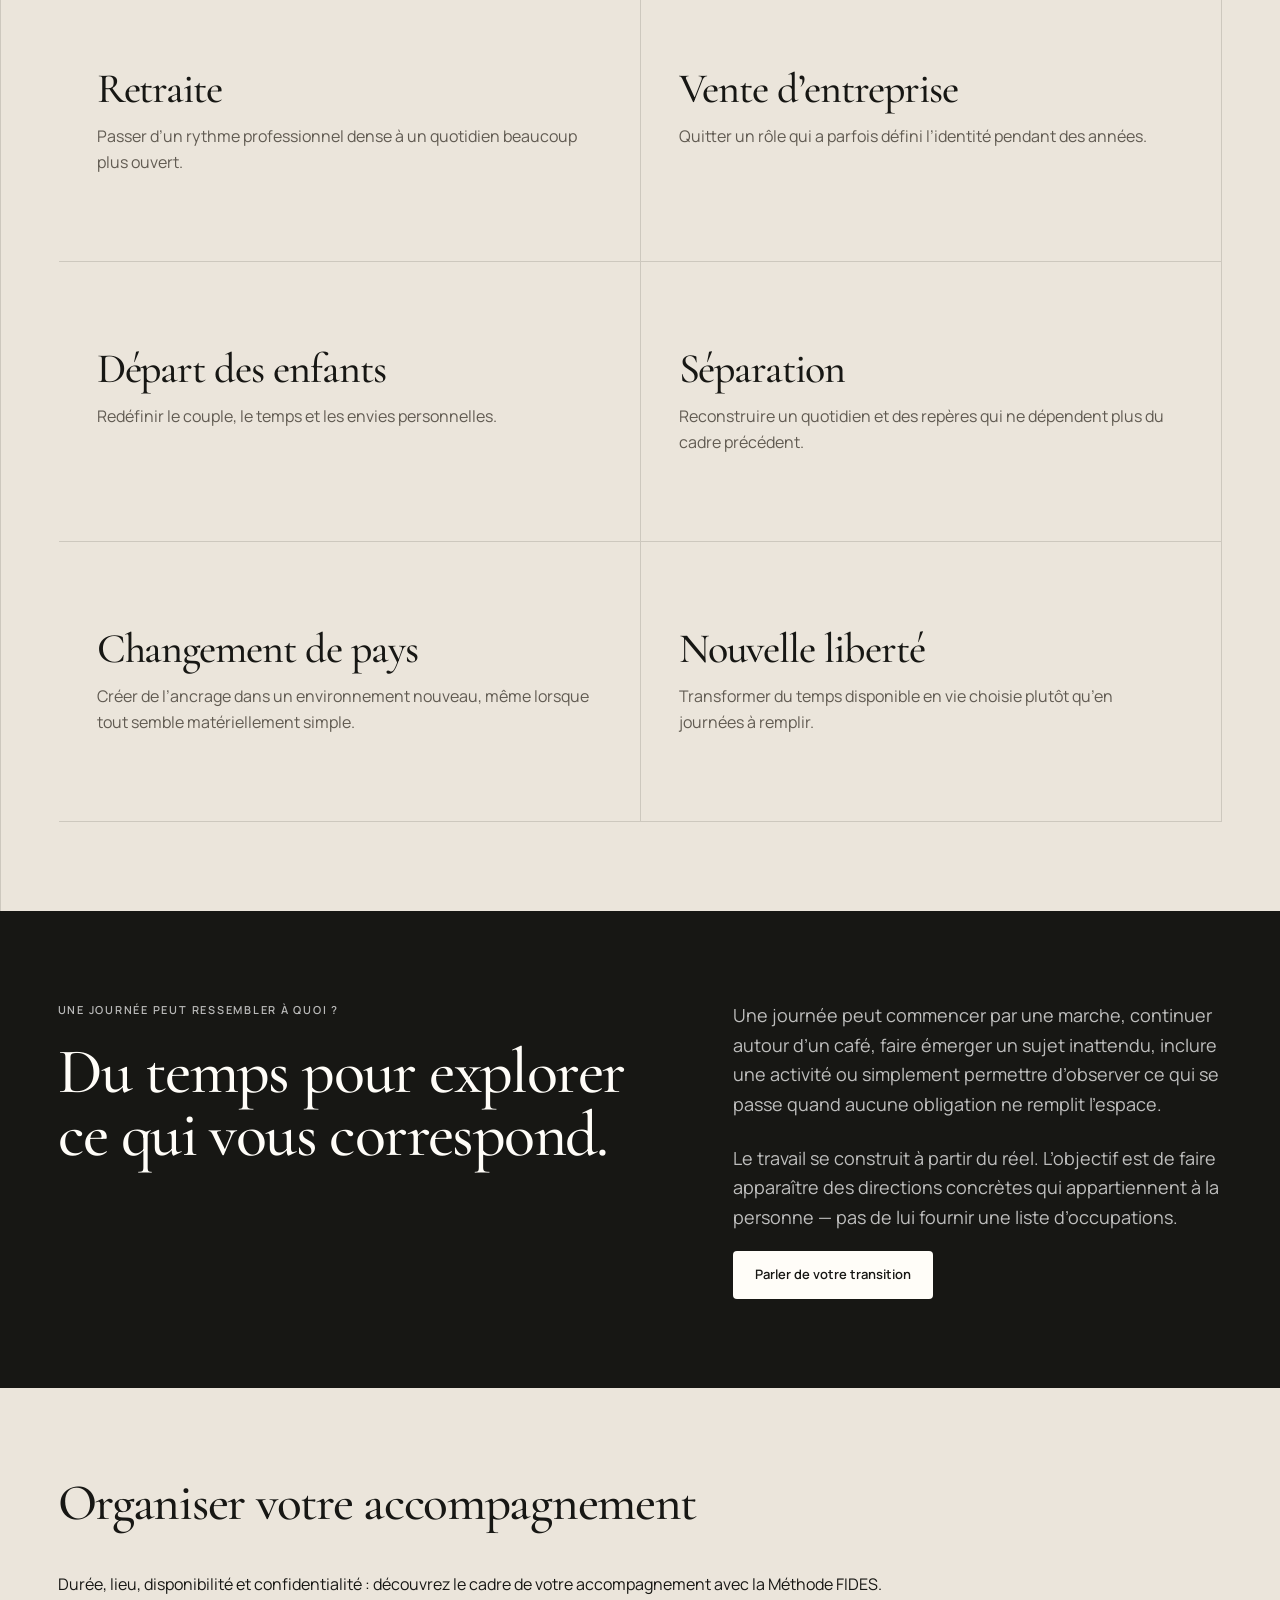
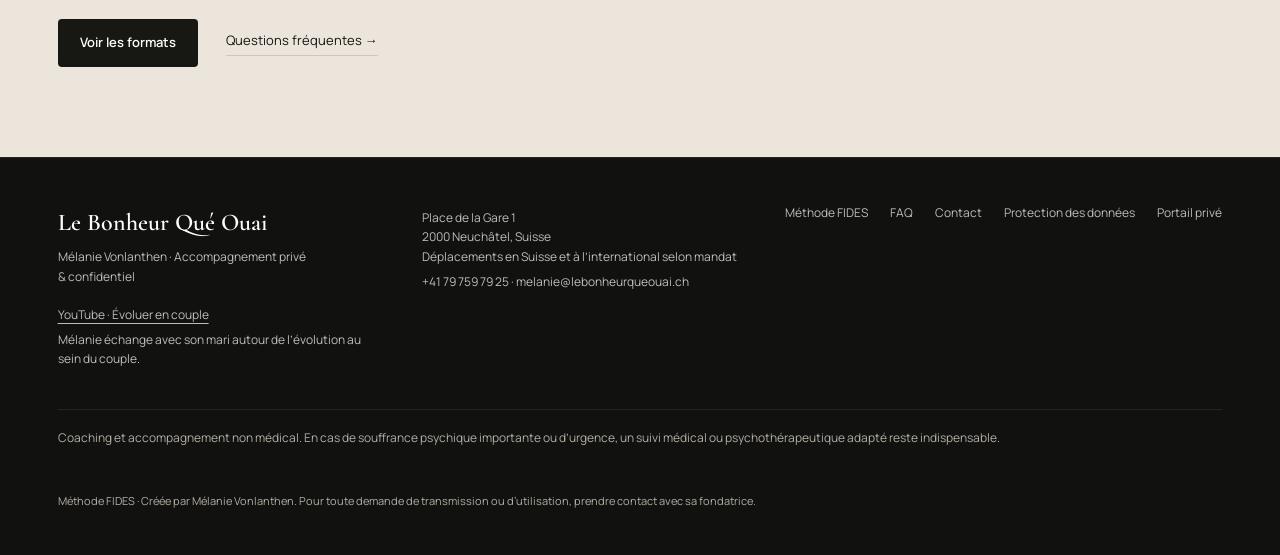
<file: transitions-de-vie.html>
<!doctype html><html lang="fr-CH"><head>
<meta charset="utf-8">
<script>document.documentElement.classList.add('js');</script><meta name="viewport" content="width=device-width,initial-scale=1">
<title>Coaching retraite et transitions de vie en Suisse | Mélanie</title><meta name="description" content="Retraite et transitions de vie : un accompagnement confidentiel avec la Méthode FIDES et Mélanie Vonlanthen, à Neuchâtel et en Suisse."><meta name="robots" content="index,follow,max-image-preview:large"><link rel="canonical" href="https://amontandon01-cmyk.github.io/le_bonheur_que_ouai/transitions-de-vie.html"><meta name="theme-color" content="#171714">
<link rel="icon" href="favicon.ico?v=20260914-symbole" sizes="any">
<link rel="icon" type="image/png" sizes="32x32" href="favicon-32x32.png?v=20260914-symbole">
<link rel="icon" type="image/svg+xml" href="favicon.svg?v=20260914-symbole">




<link rel="apple-touch-icon" sizes="180x180" href="apple-touch-icon.png?v=20260914-symbole">
<link rel="manifest" href="site.webmanifest?v=20260914-symbole"><meta property="og:type" content="website"><meta property="og:locale" content="fr_CH"><meta property="og:title" content="Coaching retraite et transitions de vie en Suisse | Mélanie"><meta property="og:description" content="Retraite et transitions de vie : un accompagnement confidentiel avec la Méthode FIDES et Mélanie Vonlanthen, à Neuchâtel et en Suisse."><meta property="og:url" content="https://amontandon01-cmyk.github.io/le_bonheur_que_ouai/transitions-de-vie.html"><meta property="og:site_name" content="Le Bonheur Qué Ouai">
<meta property="og:image" content="https://amontandon01-cmyk.github.io/le_bonheur_que_ouai/assets/partage-social.jpg">
<meta property="og:image:width" content="1200">
<meta property="og:image:height" content="630">
<meta property="og:image:type" content="image/jpeg">
<meta property="og:image:alt" content="Le Bonheur Qué Ouai — Mélanie Vonlanthen. Accompagnement privé et confidentiel. Méthode FIDES."><link rel="stylesheet" href="assets/styles.css?v=20260915-management-images"><script defer src="assets/site.js?v=20260915-ponctuation" onerror="document.documentElement.classList.remove('js')"></script>
<script type="application/ld+json">{"@context":"https://schema.org","@graph":[{"@type":"WebSite","@id":"https://amontandon01-cmyk.github.io/le_bonheur_que_ouai/#website","url":"https://amontandon01-cmyk.github.io/le_bonheur_que_ouai/","name":"Le Bonheur Qué Ouai","inLanguage":"fr-CH"},{"@type":"Person","@id":"https://amontandon01-cmyk.github.io/le_bonheur_que_ouai/#melanie","name":"Mélanie Vonlanthen","jobTitle":"Coach et accompagnante privée","url":"https://amontandon01-cmyk.github.io/le_bonheur_que_ouai/melanie-vonlanthen.html","knowsAbout":["Méthode FIDES","accompagnement privé","transitions de vie","réinsertion et reconversion professionnelles"],"description":"Créatrice de la Méthode FIDES, Mélanie Vonlanthen propose un accompagnement privé et confidentiel, adapté à la personne et à son environnement."},{"@type":"ProfessionalService","@id":"https://amontandon01-cmyk.github.io/le_bonheur_que_ouai/#business","name":"Le Bonheur Qué Ouai","url":"https://amontandon01-cmyk.github.io/le_bonheur_que_ouai/","founder":{"@id":"https://amontandon01-cmyk.github.io/le_bonheur_que_ouai/#melanie"},"telephone":"+41 79 759 79 25","email":"melanie@lebonheurqueouai.ch","address":{"@type":"PostalAddress","streetAddress":"Place de la Gare 1","postalCode":"2000","addressLocality":"Neuchâtel","addressCountry":"CH"},"areaServed":[{"@type":"Country","name":"Suisse"},{"@type":"Place","name":"International, selon mandat"}],"logo":{"@type":"ImageObject","url":"https://amontandon01-cmyk.github.io/le_bonheur_que_ouai/assets/brand/icon-512.png","width":512,"height":512},"description":"Accompagnement privé et confidentiel avec la Méthode FIDES, à Neuchâtel et en déplacement selon mandat."},{"@type":"BreadcrumbList","@id":"https://amontandon01-cmyk.github.io/le_bonheur_que_ouai/transitions-de-vie.html#breadcrumb","itemListElement":[{"@type":"ListItem","position":1,"name":"Accueil","item":"https://amontandon01-cmyk.github.io/le_bonheur_que_ouai/"},{"@type":"ListItem","position":2,"name":"Transitions de vie","item":"https://amontandon01-cmyk.github.io/le_bonheur_que_ouai/transitions-de-vie.html"}]},{"@type":"Service","@id":"https://amontandon01-cmyk.github.io/le_bonheur_que_ouai/transitions-de-vie.html#service","name":"Transitions de vie","description":"Retraite et transitions de vie : un accompagnement confidentiel avec la Méthode FIDES et Mélanie Vonlanthen, à Neuchâtel et en Suisse.","url":"https://amontandon01-cmyk.github.io/le_bonheur_que_ouai/transitions-de-vie.html","provider":{"@id":"https://amontandon01-cmyk.github.io/le_bonheur_que_ouai/#business"},"areaServed":[{"@type":"Country","name":"Suisse"},{"@type":"Place","name":"International, selon mandat"}],"serviceType":"Accompagnement avec la Méthode FIDES"},{"@type":"WebPage","@id":"https://amontandon01-cmyk.github.io/le_bonheur_que_ouai/transitions-de-vie.html#webpage","url":"https://amontandon01-cmyk.github.io/le_bonheur_que_ouai/transitions-de-vie.html","name":"Coaching retraite et transitions de vie en Suisse | Mélanie","description":"Retraite et transitions de vie : un accompagnement confidentiel avec la Méthode FIDES et Mélanie Vonlanthen, à Neuchâtel et en Suisse.","inLanguage":"fr-CH","isPartOf":{"@id":"https://amontandon01-cmyk.github.io/le_bonheur_que_ouai/#website"},"about":{"@id":"https://amontandon01-cmyk.github.io/le_bonheur_que_ouai/#melanie"},"breadcrumb":{"@id":"https://amontandon01-cmyk.github.io/le_bonheur_que_ouai/transitions-de-vie.html#breadcrumb"},"mainEntity":{"@id":"https://amontandon01-cmyk.github.io/le_bonheur_que_ouai/transitions-de-vie.html#service"}}]}</script><link rel="preload" as="image" type="image/webp" href="assets/hero-horizon-640.webp" media="(max-width: 640px)">
<link rel="preload" as="image" type="image/webp" href="assets/hero-horizon-1600.webp" media="(min-width: 641px)">
</head><body><a class="skip-link" href="#contenu">Aller au contenu</a><header class="site-header inner-header" data-header><div class="header-inner">
<a class="brand" href="index.html" aria-label="Le Bonheur Qué Ouai — accueil"><img class="brand-logo" src="assets/brand/logo-symbol.png" alt="" width="44" height="44"><span class="brand-name">Le Bonheur Qué Ouai</span></a>
<button class="menu-toggle" type="button" aria-expanded="false" aria-controls="main-nav" aria-label="Ouvrir le menu" data-menu-toggle>Menu</button>
<nav id="main-nav" class="main-nav" aria-label="Navigation principale" data-nav>
<details class="nav-disclosure" data-active><summary>Accompagnements<span class="nav-chevron" aria-hidden="true"></span></summary><div class="nav-submenu"><a href="accompagnement-prive.html">Tous les accompagnements</a><a href="transitions-de-vie.html" aria-current="page">Transitions de vie</a><a class="nav-professional" href="reinsertion-reconversion-professionnelle.html">Réinsertion &amp; reconversion professionnelle</a><a href="remise-en-mouvement.html">Remise en mouvement</a><a href="environnements-exigeants.html">Tournages &amp; missions</a></div></details>
<a href="melanie-vonlanthen.html">Mélanie</a><a href="methode-fides.html">Méthode FIDES</a><a href="faq.html">FAQ</a><a class="nav-cta" href="contact.html">Prendre contact</a></nav></div></header><main id="contenu" tabindex="-1"><section class="page-hero warm page-hero-image hero-horizon"><nav class="breadcrumbs" aria-label="Fil d’Ariane"><a href="index.html">Accueil</a><span aria-hidden="true"> / </span><span aria-current="page">Transitions de vie</span></nav><p class="eyebrow">Quand la vie change</p><h1>Retraite et transitions de vie&nbsp;: trouver vos nouveaux repères.</h1><p>Une transition peut être désirée et pourtant déstabilisante. Il faut parfois réinventer bien plus qu’un agenda.</p></section><section class="section-light content-split"><div><p class="eyebrow dark">Retraite & après-carrière</p><h2>Ne plus avoir à travailler ne dit pas encore comment avoir envie de se lever.</h2></div><div class="long-copy"><p>La retraite, la vente d’une entreprise ou la fin d’une carrière peuvent retirer d’un seul coup un cadre, un statut, des responsabilités, une équipe et des habitudes construites pendant des décennies.</p><p>Le problème n’est pas forcément le manque d’activités. Certaines personnes ont les moyens de voyager, de sortir et de se distraire, mais ne savent plus <strong>ce qui a du sens pour elles</strong>.</p><p>Avec la Méthode FIDES, Mélanie vous aide à explorer ce qui manque réellement&nbsp;: structure, stimulation, utilité, relations, curiosité, projet ou liberté de ralentir. L’accompagnement est confidentiel et s’adapte à votre situation.</p></div></section><section class="section-stone scenario-grid"><article><h3>Retraite</h3><p>Passer d’un rythme professionnel dense à un quotidien beaucoup plus ouvert.</p></article><article><h3>Vente d’entreprise</h3><p>Quitter un rôle qui a parfois défini l’identité pendant des années.</p></article><article><h3>Départ des enfants</h3><p>Redéfinir le couple, le temps et les envies personnelles.</p></article><article><h3>Séparation</h3><p>Reconstruire un quotidien et des repères qui ne dépendent plus du cadre précédent.</p></article><article><h3>Changement de pays</h3><p>Créer de l’ancrage dans un environnement nouveau, même lorsque tout semble matériellement simple.</p></article><article><h3>Nouvelle liberté</h3><p>Transformer du temps disponible en vie choisie plutôt qu’en journées à remplir.</p></article></section><section class="section-dark story-section"><div><p class="eyebrow">Une journée peut ressembler à quoi&nbsp;?</p><h2>Du temps pour explorer ce qui vous correspond.</h2></div><div class="long-copy light-copy"><p>Une journée peut commencer par une marche, continuer autour d’un café, faire émerger un sujet inattendu, inclure une activité ou simplement permettre d’observer ce qui se passe quand aucune obligation ne remplit l’espace.</p><p>Le travail se construit à partir du réel. L’objectif est de faire apparaître des directions concrètes qui appartiennent à la personne — pas de lui fournir une liste d’occupations.</p><a class="button button-light" href="contact.html">Parler de votre transition</a></div></section><section class="section-stone related-pages"><h2>Organiser votre accompagnement</h2><p>Durée, lieu, disponibilité et confidentialité&nbsp;: découvrez le cadre de votre accompagnement avec la Méthode FIDES.</p><div class="hero-actions"><a class="button button-dark" href="accompagnement-prive.html">Voir les formats</a><a class="inline-cta" href="faq.html">Questions fréquentes →</a></div></section></main><footer class="site-footer"><div><strong>Le Bonheur Qué Ouai</strong><p>Mélanie Vonlanthen · Accompagnement privé &amp; confidentiel</p><p class="footer-youtube"><a href="https://www.youtube.com/channel/UCPby14BXJpV1jzdM7zE-QJA/videos" target="_blank" rel="noopener noreferrer" aria-label="YouTube · Évoluer en couple (nouvel onglet)">YouTube · Évoluer en couple</a><span>Mélanie échange avec son mari autour de l’évolution au sein du couple.</span></p></div><div class="footer-meta"><p><a href="https://maps.app.goo.gl/n8fhZAWCMHTbzE1E9" target="_blank" rel="noopener noreferrer" aria-label="Place de la Gare 1, 2000 Neuchâtel, Suisse — ouvrir dans Google Maps (nouvel onglet)">Place de la Gare 1<br>2000 Neuchâtel, Suisse</a><br>Déplacements en Suisse et à l’international selon mandat</p><p><a href="tel:+41797597925">+41 79 759 79 25</a> · <a href="mailto:melanie@lebonheurqueouai.ch">melanie@lebonheurqueouai.ch</a></p></div><div class="footer-links"><a href="methode-fides.html">Méthode FIDES</a><a href="faq.html">FAQ</a><a href="contact.html">Contact</a><a href="protection-des-donnees.html">Protection des données</a><a href="https://portail.lebonheurqueouai.ch/">Portail privé</a></div><div class="photo-credits">Coaching et accompagnement non médical. En cas de souffrance psychique importante ou d’urgence, un suivi médical ou psychothérapeutique adapté reste indispensable.</div><p class="fides-attribution">Méthode FIDES · Créée par Mélanie Vonlanthen. Pour toute demande de transmission ou d’utilisation, prendre contact avec sa fondatrice.</p></footer></body></html>
</file>
<file: assets/styles.css>
@font-face {
  font-family: 'Cormorant Garamond';
  font-style: italic;
  font-weight: 500;
  font-display: swap;
  src: url('fonts/cormorant-garamond-italic-latin.woff2') format('woff2');
  unicode-range: U+0000-00FF, U+0131, U+0152-0153, U+02BB-02BC, U+02C6, U+02DA, U+02DC, U+0304, U+0308, U+0329, U+2000-206F, U+20AC, U+2122, U+2191, U+2193, U+2212, U+2215, U+FEFF, U+FFFD;
}

@font-face {
  font-family: 'Cormorant Garamond';
  font-style: normal;
  font-weight: 500;
  font-display: swap;
  src: url('fonts/cormorant-garamond-normal-latin.woff2') format('woff2');
  unicode-range: U+0000-00FF, U+0131, U+0152-0153, U+02BB-02BC, U+02C6, U+02DA, U+02DC, U+0304, U+0308, U+0329, U+2000-206F, U+20AC, U+2122, U+2191, U+2193, U+2212, U+2215, U+FEFF, U+FFFD;
}

@font-face {
  font-family: 'Cormorant Garamond';
  font-style: normal;
  font-weight: 600;
  font-display: swap;
  src: url('fonts/cormorant-garamond-normal-latin.woff2') format('woff2');
  unicode-range: U+0000-00FF, U+0131, U+0152-0153, U+02BB-02BC, U+02C6, U+02DA, U+02DC, U+0304, U+0308, U+0329, U+2000-206F, U+20AC, U+2122, U+2191, U+2193, U+2212, U+2215, U+FEFF, U+FFFD;
}

@font-face {
  font-family: 'Manrope';
  font-style: normal;
  font-weight: 400;
  font-display: swap;
  src: url('fonts/manrope-normal-latin.woff2') format('woff2');
  unicode-range: U+0000-00FF, U+0131, U+0152-0153, U+02BB-02BC, U+02C6, U+02DA, U+02DC, U+0304, U+0308, U+0329, U+2000-206F, U+20AC, U+2122, U+2191, U+2193, U+2212, U+2215, U+FEFF, U+FFFD;
}

@font-face {
  font-family: 'Manrope';
  font-style: normal;
  font-weight: 500;
  font-display: swap;
  src: url('fonts/manrope-normal-latin.woff2') format('woff2');
  unicode-range: U+0000-00FF, U+0131, U+0152-0153, U+02BB-02BC, U+02C6, U+02DA, U+02DC, U+0304, U+0308, U+0329, U+2000-206F, U+20AC, U+2122, U+2191, U+2193, U+2212, U+2215, U+FEFF, U+FFFD;
}

@font-face {
  font-family: 'Manrope';
  font-style: normal;
  font-weight: 600;
  font-display: swap;
  src: url('fonts/manrope-normal-latin.woff2') format('woff2');
  unicode-range: U+0000-00FF, U+0131, U+0152-0153, U+02BB-02BC, U+02C6, U+02DA, U+02DC, U+0304, U+0308, U+0329, U+2000-206F, U+20AC, U+2122, U+2191, U+2193, U+2212, U+2215, U+FEFF, U+FFFD;
}


:root {
  --ink: #171714;
  --paper: #f7f4ee;
  --stone: #ebe5db;
  --white: #fffdf8;
  --muted: #777167;
  --accent: #b49a72;
  --line: rgba(23, 23, 20, .14);
  --max: 1380px;
  --pad: clamp(24px, 5vw, 84px);
  --header-h: 79px;
}

*, *::before, *::after { box-sizing: border-box; }
html { scroll-behavior: smooth; }
body {
  margin: 0;
  min-width: 320px;
  background: var(--paper);
  color: var(--ink);
  font-family: 'Manrope', sans-serif;
  font-size: 16px;
  line-height: 1.65;
  -webkit-font-smoothing: antialiased;
  text-rendering: optimizeLegibility;
}
body.menu-open { overflow: hidden; }
a { color: inherit; text-decoration: none; }
img { display: block; max-width: 100%; -webkit-touch-callout: none; }
button { font: inherit; }
::selection { background: #cdbc9f; color: var(--ink); }
h1, h2, h3, p { margin-top: 0; }
h1, h2, h3 {
  font-family: 'Cormorant Garamond', serif;
  font-weight: 500;
  line-height: .98;
  letter-spacing: -.025em;
}

/* Shared components */
.eyebrow {
  margin: 0 0 22px;
  color: rgba(255, 255, 255, .7);
  font-size: 11px;
  font-weight: 600;
  letter-spacing: .16em;
  text-transform: uppercase;
}
.eyebrow.dark { color: #6c6559; }
.button {
  display: inline-flex;
  align-items: center;
  justify-content: center;
  min-height: 48px;
  padding: 0 22px;
  border-radius: 999px;
  font-size: 13px;
  font-weight: 600;
  transition: transform .2s ease, background-color .2s ease;
}
.button:hover { transform: translateY(-2px); }
.button-light { background: var(--white); color: var(--ink); }
.button-dark { background: var(--ink); color: var(--white); }
.text-link {
  width: max-content;
  max-width: 100%;
  padding-bottom: 4px;
  border-bottom: 1px solid rgba(255, 255, 255, .4);
  font-size: 13px;
}
.inline-cta {
  display: inline-block;
  margin-top: 28px;
  padding-bottom: 4px;
  border-bottom: 1px solid var(--line);
  font-size: 13px;
}

/* Home hero */
.hero {
  position: relative;
  min-height: 100svh;
  display: grid;
  grid-template-columns: minmax(0, 1.35fr) minmax(280px, .65fr);
  align-items: end;
  gap: 54px;
  padding: 180px var(--pad) 62px;
  overflow: hidden;
  background: #161613;
  color: var(--white);
}
.home-hero::before,
.page-hero-image::before {
  content: '';
  position: absolute;
  inset: 0;
  background-image:
    linear-gradient(90deg, rgba(12, 12, 10, .80), rgba(12, 12, 10, .55) 48%, rgba(12, 12, 10, .30)),
    var(--hero-image, url('hero-accueil-2200.webp'));
  background-size: cover;
  background-repeat: no-repeat;
  background-position: center 56%;
  transform: scale(1.02);
}
.hero::after,
.page-hero-image::after {
  content: '';
  position: absolute;
  inset: 0;
  background: linear-gradient(180deg, rgba(0, 0, 0, .08), rgba(0, 0, 0, .12) 52%, rgba(0, 0, 0, .5));
}
.hero > *, .page-hero-image > * { position: relative; z-index: 1; }
.hero-content { max-width: 920px; }
.hero h1 {
  max-width: 1200px;
  margin-bottom: 28px;
  font-size: clamp(61px, 8.4vw, 132px);
}
.hero-lead {
  max-width: 770px;
  color: rgba(255, 255, 255, .85);
  font-size: clamp(18px, 1.8vw, 27px);
  line-height: 1.5;
}
.hero-actions {
  display: flex;
  align-items: center;
  flex-wrap: wrap;
  gap: 28px;
  margin-top: 40px;
}
.hero-note {
  justify-self: end;
  max-width: 330px;
  padding-top: 18px;
  border-top: 1px solid rgba(255, 255, 255, .45);
  color: rgba(255, 255, 255, .78);
}
.hero-note span {
  color: #fff;
  font-family: 'Cormorant Garamond', serif;
  font-size: 42px;
  line-height: 1;
}
.hero-note p { margin: 10px 0 0; font-size: 14px; }

/* Inner hero */
.page-hero {
  min-height: 74svh;
  padding: 190px var(--pad) 90px;
  display: flex;
  flex-direction: column;
  justify-content: flex-end;
  background: #191916;
  color: #fff;
}
.page-hero h1 {
  max-width: 1150px;
  margin: 0 0 28px;
  font-size: clamp(60px, 8vw, 118px);
}
.page-hero > p:last-child {
  max-width: 770px;
  color: rgba(255, 255, 255, .72);
  font-size: clamp(18px, 1.7vw, 25px);
}
.page-hero.warm { background: linear-gradient(135deg, #302921, #171714); }
.page-hero.soft { background: linear-gradient(135deg, #4f514b, #1d1d1a); }
.page-hero.night { background: linear-gradient(145deg, #13171a, #1b1b18); }
.page-hero.faq-hero { background: linear-gradient(145deg, #29261f, #171714); }
.page-hero.contact-hero { background: linear-gradient(145deg, #272721, #171714); }
.portrait-hero {
  display: grid;
  grid-template-columns: 1.05fr .65fr;
  gap: 80px;
  align-items: end;
  padding-bottom: 0;
}
.portrait-hero > div { padding-bottom: 80px; }
.portrait-hero picture { align-self: end; justify-self: end; max-width: 540px; }
.portrait-hero img {
  width: 100%;
  max-height: 70svh;
  height: auto;
  aspect-ratio: 4 / 5;
  object-fit: cover;
  object-position: center 20%;
}

/* Sections */
.section-light,
.section-stone,
.section-dark,
.section { padding: clamp(90px, 10vw, 150px) var(--pad); }
.section-light { background: var(--paper); }
.section-stone { background: var(--stone); }
.section-dark { background: var(--ink); color: var(--white); }
.section-kicker {
  margin-bottom: 36px;
  color: var(--muted);
  font-size: 11px;
  letter-spacing: .15em;
  text-transform: uppercase;
}
.intro-grid,
.content-split {
  max-width: var(--max);
  margin: auto;
  display: grid;
  grid-template-columns: 1.08fr .92fr;
  gap: clamp(50px, 9vw, 140px);
}
.intro h2,
.content-split h2,
.section-heading h2,
.profile-copy h2,
.contact-page h2,
.clinical-box h2,
.centered h2 {
  margin-bottom: 0;
  font-size: clamp(45px, 5.2vw, 82px);
}
.intro-copy { max-width: 650px; padding-top: 10px; font-size: 18px; }
.intro-copy p + p,
.long-copy p + p { margin-top: 24px; }
.long-copy { max-width: 700px; font-size: 18px; }
.fides-logo { width: 100%; max-width: 480px; height: auto; margin-inline: auto; }
.long-copy.centered,
.centered { max-width: 900px; margin: auto; }
.light-copy { color: rgba(255, 255, 255, .72); }
.section-heading { max-width: 1050px; margin: 0 auto 70px; }
.section-heading.split {
  max-width: var(--max);
  display: grid;
  grid-template-columns: 1.1fr .7fr;
  gap: 90px;
  align-items: end;
}
.section-heading.split > p { max-width: 480px; color: rgba(255, 255, 255, .62); font-size: 15px; }

.principles {
  max-width: var(--max);
  margin: 90px auto 0;
  display: grid;
  grid-template-columns: repeat(3, 1fr);
  border-top: 1px solid var(--line);
}
.principle { min-height: 230px; padding: 26px 40px 0 0; border-right: 1px solid var(--line); }
.principle + .principle { padding-left: 40px; }
.principle:last-child { border-right: 0; }
.principle > span,
.route-card > span,
.format-card > span,
.context-grid span,
.steps span { color: var(--muted); font-size: 11px; letter-spacing: .14em; }
.principle h3 { margin: 48px 0 12px; font-size: 34px; }
.principle p { max-width: 320px; color: #5d584f; font-size: 14px; }

.route-grid,
.scenario-grid,
.context-grid,
.method-grid {
  max-width: var(--max);
  margin: auto;
  display: grid;
  grid-template-columns: repeat(2, 1fr);
  border-top: 1px solid var(--line);
  border-left: 1px solid var(--line);
}
.route-card,
.scenario-grid article,
.context-grid article,
.method-grid article {
  min-height: 280px;
  padding: 34px 38px 40px;
  border-right: 1px solid var(--line);
  border-bottom: 1px solid var(--line);
}
.route-card { display: flex; flex-direction: column; transition: background-color .2s ease; }
.route-card:hover { background: rgba(255, 255, 255, .42); }
.route-card h3,
.scenario-grid h3,
.context-grid h3,
.method-grid h3 { margin: 52px 0 14px; font-size: 42px; }
.route-card p,
.scenario-grid p,
.method-grid p { max-width: 500px; color: #615b52; }
.route-card b { margin-top: auto; font-size: 12px; font-weight: 500; }
.context-grid,
.context-grid article { border-color: rgba(255, 255, 255, .16); }
.context-grid p { color: rgba(255, 255, 255, .63); }
.context-grid span { color: rgba(255, 255, 255, .46); }

.profile {
  display: grid;
  grid-template-columns: .82fr 1.18fr;
  gap: clamp(55px, 9vw, 140px);
  align-items: start;
}
.profile-visual {
  position: sticky;
  top: 110px;
  margin: 0;
  overflow: hidden;
  background: #d9d0c4;
}
.profile-visual img {
  width: 100%;
  height: auto;
  aspect-ratio: 4 / 5;
  object-fit: cover;
  object-position: center 20%;
}
.profile-visual figcaption {
  position: absolute;
  left: 30px;
  bottom: 30px;
  padding: 12px 15px;
  background: rgba(247, 244, 238, .94);
  color: var(--ink);
  font-size: 11px;
  letter-spacing: .08em;
}
.profile-copy { max-width: 760px; padding-top: 20px; }
.profile-copy h2 { margin-bottom: 36px; }
.profile-copy > p { color: #565149; font-size: 17px; }
.profile-stats { margin-top: 55px; border-top: 1px solid var(--line); }
.profile-stats > div {
  display: grid;
  grid-template-columns: minmax(190px, 35%) minmax(0, 1fr);
  column-gap: 28px;
  align-items: center;
  padding: 20px 0;
  border-bottom: 1px solid var(--line);
}
.profile-stats strong { font-family: 'Cormorant Garamond', serif; font-size: 31px; }
.profile-stats span { color: var(--muted); font-size: 13px; }

.compact-cta { display: grid; grid-template-columns: 1fr .65fr; gap: 100px; align-items: end; }
.compact-cta h2 { margin: 0; font-size: clamp(44px, 5vw, 76px); }
.compact-cta > div:last-child p { color: rgba(255, 255, 255, .65); }
.compact-cta.light > div:last-child p { color: #625d55; }

.format-grid {
  max-width: var(--max);
  margin: auto;
  display: grid;
  grid-template-columns: repeat(2, 1fr);
  border-top: 1px solid rgba(255, 255, 255, .18);
  border-left: 1px solid rgba(255, 255, 255, .18);
}
.format-card {
  min-height: 330px;
  padding: 36px 40px 42px;
  display: flex;
  flex-direction: column;
  border-right: 1px solid rgba(255, 255, 255, .18);
  border-bottom: 1px solid rgba(255, 255, 255, .18);
}
.format-card h3 { margin: 55px 0 8px; font-size: 44px; }
.format-meta { color: var(--accent); font-size: 11px; letter-spacing: .13em; text-transform: uppercase; }
.format-card > p:last-child { max-width: 520px; margin-top: auto; color: rgba(255, 255, 255, .64); font-size: 14px; }
.format-card.featured { background: #211f1a; }
.format-card > span { color: rgba(255, 255, 255, .5); }

.pricing-table { width: 100%; margin: 28px 0; border-collapse: collapse; table-layout: fixed; font-size: 15px; }
.pricing-table th, .pricing-table td { padding: 20px 20px 20px 0; border-bottom: 1px solid var(--line); text-align: left; vertical-align: top; }
.pricing-table th { font-weight: 500; }
.pricing-table thead { border-top: 1px solid var(--line); }
.pricing-table thead th { font-size: 11px; letter-spacing: .12em; text-transform: uppercase; }
.pricing-table th:first-child { width: 42%; }
.pricing-table th:last-child, .pricing-table td:last-child { padding-right: 0; }

.editorial-list { display: grid; grid-template-columns: .75fr 1fr; gap: 100px; }
.editorial-list h2 { font-size: clamp(44px, 5vw, 76px); }
.editorial-list ul { margin: 0; padding: 0; list-style: none; border-top: 1px solid var(--line); }
.editorial-list li { padding: 20px 0; border-bottom: 1px solid var(--line); }

.clinical-box { max-width: none; }
.clinical-box > * { max-width: 1200px; margin-left: auto; margin-right: auto; }
.clinical-box h2 { margin-bottom: 30px; }
.clinical-box p { color: #5b564e; font-size: 18px; }
.clinical-box.emph { border-top: 1px solid var(--line); }

.steps { display: grid; grid-template-columns: repeat(4, 1fr); }
.steps > div { padding: 30px; border-left: 1px solid var(--line); }
.steps > div:last-child { border-right: 1px solid var(--line); }
.steps h3 { margin: 50px 0 14px; font-size: 31px; }

.story-section { display: grid; grid-template-columns: 1fr .85fr; gap: 100px; }
.story-section h2 { font-size: clamp(45px, 5vw, 78px); }
.stats-band {
  display: grid;
  grid-template-columns: repeat(4, 1fr);
  padding-top: 70px;
  padding-bottom: 70px;
}
.stats-band > div { padding: 24px; border-right: 1px solid rgba(255, 255, 255, .16); min-width: 0; }
.stats-band > div:last-child { border-right: 0; }
.stats-band strong {
  display: block;
  font-family: 'Cormorant Garamond', serif;
  font-size: clamp(28px, 3vw, 42px);
  line-height: 1.05;
  overflow-wrap: anywhere;
}
.stats-band span { color: rgba(255, 255, 255, .55); font-size: 12px; }

.faq-section { max-width: 1100px; margin: auto; }
.faq-group + .faq-group { margin-top: 64px; }
.faq-group > h2 { margin-bottom: 28px; font-size: clamp(34px, 4vw, 48px); }
.faq-item { border-top: 1px solid var(--line); }
.faq-item:last-child { border-bottom: 1px solid var(--line); }
.faq-item summary {
  position: relative;
  padding: 28px 45px 28px 0;
  cursor: pointer;
  list-style: none;
  font-family: 'Cormorant Garamond', serif;
  font-size: 31px;
  line-height: 1.1;
}
.faq-item summary::-webkit-details-marker { display: none; }
.faq-item summary::after {
  content: '+';
  position: absolute;
  right: 0;
  top: 26px;
  font-family: 'Manrope', sans-serif;
  font-size: 24px;
  font-weight: 300;
}
.faq-item[open] summary::after { content: '–'; }
.faq-item div { max-width: 800px; padding-bottom: 28px; color: #5d584f; }

.contact-page { display: grid; grid-template-columns: 1fr .8fr; gap: 100px; }
.contact-copy { max-width: 700px; }
.contact-panel { border-top: 1px solid var(--line); }
.contact-line {
  display: grid;
  grid-template-columns: 120px minmax(0, 1fr);
  gap: 20px;
  align-items: center;
  padding: 20px 0;
  border-bottom: 1px solid var(--line);
}
.contact-line span { color: var(--muted); font-size: 11px; letter-spacing: .12em; text-transform: uppercase; }
.contact-line strong { min-width: 0; font-size: 14px; font-weight: 500; overflow-wrap: anywhere; }
.contact-panel .button { margin-top: 28px; }
.contact-panel.large { padding-top: 10px; }

/* First-generation page compatibility */
.wrap { max-width: var(--max); margin: auto; }
.split { display: grid; grid-template-columns: 1fr .9fr; gap: clamp(48px, 8vw, 120px); }
.lead { color: #59544d; font-size: 18px; }
.prose { max-width: 860px; margin: auto; }
.prose h2 { margin-top: 58px; font-size: clamp(40px, 4.5vw, 64px); }
.prose h3 { margin-top: 38px; font-size: 30px; }
.prose p, .prose li { color: #565149; font-size: 17px; }
.breadcrumbs { margin-bottom: 28px; color: var(--muted); font-size: 11px; }
.breadcrumbs a { text-decoration: underline; text-underline-offset: 3px; }
.notice { margin-top: 36px; padding: 22px 26px; border-left: 2px solid var(--accent); background: rgba(180, 154, 114, .12); color: #5b554d; font-size: 14px; }
.cards { display: grid; grid-template-columns: repeat(3, 1fr); margin-top: 58px; border-top: 1px solid var(--line); }
.card { min-height: 250px; padding: 30px 34px 24px 0; border-right: 1px solid var(--line); }
.card + .card { padding-left: 34px; }
.card:last-child { border-right: 0; }
.card h3 { margin: 42px 0 14px; font-size: 34px; }
.card p { color: #5f5a52; font-size: 14px; }
.stats { display: grid; grid-template-columns: repeat(3, 1fr); margin-top: 42px; border-top: 1px solid var(--line); }
.stat { padding: 18px 20px 0 0; }
.stat strong { display: block; font-family: 'Cormorant Garamond', serif; font-size: 32px; }
.stat span { color: var(--muted); font-size: 12px; }
.contact-grid { display: grid; grid-template-columns: 1fr 1fr; gap: 70px; }
.contact-lines { border-top: 1px solid var(--line); }

.site-footer {
  padding: 45px var(--pad);
  display: grid;
  grid-template-columns: 1fr 1fr auto;
  gap: 40px;
  background: #11110f;
  border-top: 1px solid rgba(255, 255, 255, .08);
  color: rgba(255, 255, 255, .72);
  font-size: 12px;
}
.site-footer strong { color: var(--white); font-family: 'Cormorant Garamond', serif; font-size: 24px; }
.site-footer p { margin: 5px 0 0; }
.site-footer .footer-youtube { margin-top: 18px; }
.footer-youtube a { text-decoration: underline; text-underline-offset: 4px; }
.footer-youtube span { display: block; margin-top: 5px; }
.footer-links { display: flex; gap: 22px; align-items: flex-start; }
.photo-credits {
  grid-column: 1 / -1;
  padding-top: 18px;
  border-top: 1px solid rgba(255, 255, 255, .08);
  color: rgba(255, 255, 255, .38);
  font-size: 10px;
}

.reveal { opacity: 1; transform: none; }
.reveal.visible { opacity: 1; transform: none; }
.delay-1 { transition-delay: .08s; }
.delay-2 { transition-delay: .16s; }
.delay-3 { transition-delay: .24s; }

/* Tablet */
@media (max-width: 1180px) {
  :root { --pad: clamp(24px, 4vw, 48px); }
}

/* Mobile navigation + stacked layout */
@media (max-width: 1200px) {
  :root { --header-h: 70px; }

  .reveal { opacity: 1; transform: none; transition: none; }

  .hero {
    grid-template-columns: 1fr;
    min-height: 92svh;
    gap: 44px;
    padding-top: 130px;
    padding-bottom: 44px;
  }
  .hero-note { justify-self: start; max-width: 520px; }
  .hero h1 { font-size: clamp(58px, 11vw, 88px); }

  .intro-grid,
  .content-split,
  .section-heading.split,
  .profile,
  .compact-cta,
  .editorial-list,
  .story-section,
  .contact-page,
  .split,
  .contact-grid { grid-template-columns: 1fr; gap: 48px; }

  .route-grid,
  .scenario-grid,
  .context-grid,
  .method-grid { grid-template-columns: 1fr; }

  .principles { grid-template-columns: 1fr; margin-top: 60px; }
  .principle,
  .principle + .principle {
    min-height: 0;
    padding: 24px 0 28px;
    border-right: 0;
    border-bottom: 1px solid var(--line);
  }
  .principle h3 { margin-top: 22px; }

  .profile-visual { position: relative; top: auto; width: min(100%, 650px); margin: 0 auto; }
  .portrait-hero { grid-template-columns: minmax(0, 1fr); gap: 42px; padding-bottom: 0; }
  .portrait-hero > * { min-width: 0; }
  .portrait-hero picture { width: 100%; min-width: 0; }
  .portrait-hero > div { padding-bottom: 0; }
  .portrait-hero picture { justify-self: start; max-width: 520px; }

  .steps { grid-template-columns: repeat(2, 1fr); }
  .stats-band { grid-template-columns: repeat(2, 1fr); }
  .cards { grid-template-columns: 1fr; }
  .card,
  .card + .card { min-height: 0; padding: 24px 0; border-right: 0; border-bottom: 1px solid var(--line); }
  .stats { grid-template-columns: 1fr; }
  .site-footer { grid-template-columns: 1fr 1fr; }
}

/* Phone */
@media (max-width: 640px) {
  :root { --pad: 20px; --header-h: 64px; }

  .hero {
    min-height: 100svh;
    gap: 34px;
    padding: 118px 20px 34px;
  }
  .home-hero::before { background-position: 62% center; }
  .hero h1 { margin-bottom: 22px; font-size: clamp(50px, 14.5vw, 68px); line-height: .94; }
  .hero-lead { font-size: 16px; line-height: 1.55; }
  .hero-actions { align-items: stretch; gap: 16px; margin-top: 28px; }
  .hero-actions .button { width: 100%; }
  .hero-note { padding-top: 16px; }
  .hero-note span { font-size: 34px; }
  .hero-note p { font-size: 13px; line-height: 1.5; }

  .page-hero {
    min-height: auto;
    padding: 126px 20px 58px;
  }
  .page-hero h1 { margin-bottom: 22px; font-size: clamp(46px, 13.5vw, 62px); line-height: .95; }
  .page-hero > p:last-child { font-size: 17px; line-height: 1.55; }
  .portrait-hero { padding-bottom: 0; }
  .portrait-hero picture { max-width: 100%; }
  .portrait-hero img { max-height: none; }

  .section-light,
  .section-stone,
  .section-dark,
  .section { padding: 70px 20px; }
  .section-heading { margin-bottom: 44px; }
  .section-kicker { margin-bottom: 24px; }
  .intro h2,
  .content-split h2,
  .section-heading h2,
  .profile-copy h2,
  .contact-page h2,
  .clinical-box h2,
  .centered h2 { font-size: clamp(39px, 11.5vw, 52px); line-height: .98; }
  .intro-copy,
  .long-copy,
  .lead,
  .clinical-box p { font-size: 16px; }

  .route-card,
  .scenario-grid article,
  .context-grid article,
  .method-grid article { min-height: 0; padding: 26px 22px 30px; }
  .route-card h3,
  .scenario-grid h3,
  .context-grid h3,
  .method-grid h3 { margin: 30px 0 12px; font-size: 34px; }
  .route-card p,
  .scenario-grid p,
  .context-grid p,
  .method-grid p { font-size: 14px; }

  .format-grid { grid-template-columns: 1fr; }
  .format-card { min-height: 280px; padding: 28px 24px; }
  .format-card h3 { margin-top: 36px; font-size: 38px; }

  .profile { gap: 38px; }
  .profile-visual { width: 100%; }
  .profile-visual figcaption {
    left: 12px;
    right: 12px;
    bottom: 12px;
    padding: 10px 12px;
    text-align: center;
    font-size: 10px;
  }
  .profile-copy { padding-top: 0; }
  .profile-copy > p { font-size: 16px; }
  .profile-stats { margin-top: 38px; }
  .profile-stats > div { grid-template-columns: 1fr; gap: 2px; padding: 16px 0; }
  .profile-stats strong { font-size: 29px; }

  .compact-cta { gap: 28px; }
  .compact-cta h2 { font-size: clamp(40px, 11.5vw, 54px); }

  .editorial-list { gap: 28px; }
  .steps { grid-template-columns: 1fr; }
  .steps > div,
  .steps > div:last-child { padding: 24px 0; border-right: 0; border-left: 0; border-bottom: 1px solid var(--line); }
  .steps > div:first-child { border-top: 1px solid var(--line); }
  .steps h3 { margin-top: 28px; }

  .stats-band { grid-template-columns: 1fr; padding-top: 44px; padding-bottom: 44px; }
  .stats-band > div { padding: 20px 0; border-right: 0; border-bottom: 1px solid rgba(255, 255, 255, .16); }
  .stats-band > div:last-child { border-bottom: 0; }
  .stats-band strong { font-size: 34px; overflow-wrap: normal; }

  .faq-item summary { padding: 23px 38px 23px 0; font-size: 26px; line-height: 1.1; }
  .faq-item summary::after { top: 21px; }
  .faq-item div { padding-bottom: 24px; font-size: 15px; }

  .contact-line { grid-template-columns: 1fr; gap: 4px; padding: 17px 0; }
  .contact-panel .button { width: 100%; }
  .prose h2 { margin-top: 46px; font-size: 40px; }
  .prose h3 { margin-top: 34px; font-size: 28px; }
  .prose p,
  .prose li { font-size: 16px; }
  .notice { padding: 20px; }

  .site-footer { grid-template-columns: 1fr; gap: 26px; padding: 38px 20px; }
  .footer-links { margin-top: 0; }
  .photo-credits { padding-top: 16px; }
}

@media (max-width: 370px) {
  .hero h1 { font-size: 49px; }
}

@media (prefers-reduced-motion: reduce) {
  html { scroll-behavior: auto; }
  .reveal { opacity: 1; transform: none; transition: none; }
}


/* Editorial refinement and accessible progressive enhancement */
:root { --muted: #625d54; }
h1, h2, h3 { text-wrap: balance; }
p { text-wrap: pretty; }
a:focus-visible, button:focus-visible, summary:focus-visible { outline: 3px solid #a77c38; outline-offset: 6px; }
.skip-link { position: fixed; top: 12px; left: 16px; z-index: 200; background: var(--paper); color: var(--ink); padding: 12px 20px; transform: translateY(-180%); }
.skip-link:focus { transform: none; }
main:focus { outline: none; }
.hero { min-height: min(860px, 100svh); grid-template-columns: minmax(0, 1fr) 240px; gap: 48px; }
.hero h1 { font-size: clamp(52px, 6.6vw, 100px); max-width: 900px; line-height: 1.02; }
.hero-lead { max-width: 690px; font-size: clamp(17px, 1.4vw, 21px); }
.hero-note span { font-size: 34px; }
.page-hero { min-height: 560px; padding-top: 145px; padding-bottom: 65px; }
.page-hero h1 { font-size: clamp(46px, 5.8vw, 86px); max-width: 1050px; line-height: 1.04; }
.page-hero .breadcrumbs { color: #d4c8b4; margin-bottom: 30px; font-size: 12px; }
.portrait-hero { padding-bottom: 0; }
.portrait-hero h1 { font-size: clamp(42px, 4.8vw, 72px); }
.intro h2, .section-heading h2, .content-split h2, .profile-copy h2, .contact-page h2, .clinical-box h2, .centered h2 { font-size: clamp(38px, 4vw, 62px); line-height: 1.08; }
.section-light, .section-stone, .section-dark { padding-top: clamp(64px, 7vw, 110px); padding-bottom: clamp(64px, 7vw, 110px); }
.route-card { transition: background-color .2s ease; }
.route-card:hover, .route-card:focus-visible { background: #e0d6c6; }
.route-card b { color: #57442a; }
.practical-section h2, .related-pages h2 { font-size: clamp(36px, 4vw, 58px); max-width: 760px; }
.practical-steps { display: grid; grid-template-columns: repeat(3, minmax(0, 1fr)); gap: 40px; list-style: decimal-leading-zero; padding-left: 26px; margin-top: 45px; }
.practical-steps li { padding: 18px 12px 0 4px; border-top: 1px solid var(--line); }
.practical-steps li::marker { color: #765c35; font-size: 13px; }
.practical-steps h3 { font-size: 30px; line-height: 1.1; }
.practical-steps p { color: #565149; }
.related-pages .hero-actions { margin-top: 22px; }
.related-pages .inline-cta { margin-top: 0; }
.photo-credits { color: #b3aea4; font-size: 12px; line-height: 1.6; }
.footer-meta a:hover, .footer-links a:hover { text-decoration: underline; text-underline-offset: 4px; }
.contact-copy h2 { margin-bottom: 28px; }
@media (max-width: 1100px) and (min-width: 981px) { }
@media (max-width: 1200px) {
 .hero { grid-template-columns: 1fr; min-height: auto; padding-top: 145px; }
 .hero h1 { max-width: 750px; }
 .page-hero { min-height: auto; padding-top: 130px; }
 .practical-steps { grid-template-columns: 1fr; gap: 18px; }
}
@media (max-width: 640px) {
 .hero { padding: 124px 20px 44px; gap: 34px; }
 .hero h1 { font-size: clamp(44px, 11.5vw, 64px); }
 .page-hero { padding: 115px 20px 48px; }
 .page-hero h1 { font-size: clamp(40px, 10.5vw, 58px); }
 .portrait-hero { padding-bottom: 0; }
 .contact-page, .content-split, .profile { gap: 32px; }
 .related-pages .hero-actions { align-items: flex-start; }
}
@media (prefers-reduced-motion: reduce) { *, *::before, *::after { scroll-behavior: auto !important; transition: none !important; } }

/* FIDES: quiet editorial treatment, shared with the existing warm palette. */
.fides-feature { display: grid; grid-template-columns: .7fr 1.3fr; gap: clamp(48px, 8vw, 130px); align-items: center; background: #24271f; }
.fides-signature { border-right: 1px solid #6f715f; padding-right: 36px; }
.fides-signature > span { display: block; font-family: 'Cormorant Garamond',serif; font-size: clamp(72px, 8vw, 124px); letter-spacing: .08em; line-height: 1; color: #d4c3a4; margin-bottom: 28px; }
.fides-signature > p:last-child { color: #d5d4c9; font-size: 14px; }
.fides-feature-copy h2 { font-size: clamp(38px,4.4vw,68px); line-height: 1.08; }
.fides-feature-copy em, .fides-hero em { color: #dbc7a4; font-weight: 500; }
.fides-feature-copy > p { color: #e0dfd6; max-width: 650px; margin-bottom: 30px; }
.fides-hero { background: #24271f; }
.fides-hero-grid { display: grid; grid-template-columns: 1fr .38fr; gap: 70px; align-items: end; }
.fides-hero h1 { max-width: 900px; }
.fides-lead { max-width: 650px; font-size: 20px; color: #e0dfd6; margin-bottom: 32px; }
.fides-aside { border-top: 1px solid #818375; padding-top: 20px; padding-bottom: 8px; }
.fides-aside > span { text-transform: uppercase; letter-spacing: .14em; font-size: 10px; color: #d4c3a4; }
.fides-aside p { font-family: 'Cormorant Garamond',serif; font-size: 30px; line-height: 1.2; margin-top: 18px; }
#approche { scroll-margin-top: 100px; }
.fides-reflection .section-heading { max-width: none; margin-bottom: 46px; }
.fides-reflection .section-heading h2 { max-width: 920px; margin-bottom: 22px; }
.fides-questions { display: grid; grid-template-columns: repeat(3,minmax(0,1fr)); gap: 40px; }
.fides-questions article { border-top: 1px solid #b8ad9c; padding-top: 28px; }
.fides-questions h3 { font-size: 34px; line-height: 1.1; }
.fides-questions article > p:last-child { color: #5b564b; }
.fides-presence { max-width: none; }
.fides-details { display: grid; grid-template-columns: .65fr 1fr; gap: 80px; }
.fides-details h2 { font-size: clamp(38px,4vw,60px); line-height: 1.1; }
.fides-attribution { grid-column: 1 / -1; margin: 0; color: #b3aea4; font-size: 11px; }
.footer-links { flex-wrap: wrap; gap: 14px 22px; }
@media (max-width: 1200px) { .fides-feature, .fides-hero-grid, .fides-details { grid-template-columns: 1fr; gap: 40px; } .fides-signature { border-right: 0; padding-right: 0; border-bottom: 1px solid #6f715f; padding-bottom: 24px; } .fides-signature > span { font-size: 80px; } .fides-aside { max-width: 400px; } }
@media (max-width: 640px) { .fides-questions { grid-template-columns: 1fr; gap: 24px; } .fides-lead { font-size: 17px; } .fides-feature-copy h2 { font-size: 38px; } .fides-hero h1 { font-size: clamp(42px,11vw,62px); } .fides-details .faq-item summary { font-size: 25px; } }

/* A grounded portrait: relational intelligence shown through the practice. */
.portrait-insight { display: grid; grid-template-columns: .9fr 1.1fr; gap: 56px 90px; background: #24271f; }
.insight-heading h2 { font-size: clamp(40px,4.5vw,70px); line-height: 1.08; }
.insight-heading em { color: #dbc7a4; font-weight: 500; }
.insight-heading > p:last-child { color: #d5d4c9; max-width: 460px; }
.insight-copy { color: #e0dfd6; max-width: 680px; font-size: 18px; }
.insight-copy p + p { margin-top: 24px; }
.insight-principles { grid-column: 1 / -1; display: grid; grid-template-columns: repeat(3,minmax(0,1fr)); gap: 40px; }
.insight-principles article { border-top: 1px solid #707465; padding-top: 26px; }
.insight-principles h3 { font-size: 30px; line-height: 1.15; color: #fffdf8; }
.insight-principles p { font-size: 15px; color: #d5d4c9; }
@media (max-width: 980px) { .portrait-insight { grid-template-columns: 1fr; gap: 34px; } }
@media (max-width: 640px) { .insight-principles { grid-template-columns: 1fr; gap: 24px; } .insight-copy { font-size: 16px; } }

/* Shared navigation: one row on desktop, one coherent expandable menu on mobile. */
:root { --header-h: 88px; }
.site-header { position: fixed; inset: 0 0 auto; z-index: 100; height: var(--header-h); padding: 0 clamp(24px,3vw,60px); color: #fffdf8; background: #171714; border-bottom: 1px solid #ffffff1f; }
.header-inner { width: 100%; max-width: 1440px; height: 100%; margin: 0 auto; display: flex; align-items: center; justify-content: space-between; gap: 32px; }
.brand { display: inline-flex; align-items: center; gap: 12px; flex: 0 0 auto; min-width: 0; position: relative; z-index: 2; }
.brand-logo { display: block; width: 44px; height: 44px; object-fit: contain; flex: 0 0 44px; }
.brand-name { font-family: 'Cormorant Garamond',serif; font-size: 24px; font-weight: 600; line-height: 1; white-space: nowrap; }
.main-nav { display: flex; align-items: center; gap: clamp(20px,2vw,32px); font-size: 13px; font-weight: 500; letter-spacing: .015em; line-height: 1; }
.main-nav > a, .nav-disclosure > summary { display: inline-flex; align-items: center; justify-content: center; height: 44px; padding: 0; white-space: nowrap; color: #d7d4cc; text-decoration: none; transition: color .15s ease; }
.main-nav > a:hover, .main-nav > a[aria-current='page'], .nav-disclosure[data-active] > summary, .nav-disclosure > summary:hover { color: #fffdf8; }
.nav-disclosure { position: relative; }
.nav-disclosure > summary { cursor: pointer; list-style: none; gap: 10px; }
.nav-disclosure > summary::-webkit-details-marker { display: none; }
.nav-chevron { display: block; width: 6px; height: 6px; border: solid currentColor; border-width: 0 1px 1px 0; transform: rotate(45deg) translateY(-2px); transition: transform .15s ease; }
.nav-disclosure[open] .nav-chevron { transform: rotate(225deg) translate(-1px,-1px); }
.nav-submenu { position: absolute; top: calc(100% + 12px); left: -22px; width: 280px; padding: 12px; background: #24251f; border: 1px solid #ffffff29; border-radius: 8px; box-shadow: 0 14px 35px #0003; }
.nav-submenu a { display: flex; align-items: center; min-height: 44px; padding: 12px; font-size: 13px; line-height: 1.4; color: #e1ddd4; border-radius: 4px; white-space: nowrap; }
.nav-submenu a:hover, .nav-submenu a[aria-current='page'] { background: #ffffff0d; color: #dbc7a4; }
.main-nav > .nav-cta { flex: 0 0 auto; min-width: 150px; height: 44px; padding: 0 22px; border: 1px solid #b49a72; border-radius: 4px; color: #fffdf8; white-space: nowrap; }
.main-nav > .nav-cta:hover { background: #b49a721a; }
.menu-toggle { display: none; }
.page-hero { min-height: auto; padding-top: calc(var(--header-h) + 64px); padding-bottom: 64px; }
.page-hero .eyebrow { margin-bottom: 20px; }
.page-hero .breadcrumbs { margin-bottom: 32px; }
.page-hero h1 { margin-bottom: 24px; max-width: 1100px; line-height: 1.06; }
.page-hero > p:last-child { margin-bottom: 0; max-width: 760px; line-height: 1.6; }
.portrait-hero { grid-template-columns: minmax(0,1.1fr) minmax(0,.7fr); gap: 64px; align-items: end; padding-bottom: 0; }
.portrait-hero > div { padding-bottom: 64px; }
.portrait-hero picture { display: block; width: 100%; max-width: 440px; }
.portrait-hero h1 { max-width: 640px; }
.hero-actions { align-items: center; }
.hero-actions > .button { flex-shrink: 0; white-space: nowrap; }
.hero-actions > .inline-cta { margin-top: 0; }
@media (min-width: 981px) and (max-width: 1100px) { .header-inner { gap: 24px; } .brand-name { font-size: 22px; } .main-nav { gap: 18px; } .main-nav > .nav-cta { min-width: 136px; padding: 0 16px; } }
@media (max-width: 980px) {
 :root { --header-h: 76px; }
 .site-header { padding: 0 24px; }
 .header-inner { gap: 16px; }
 .brand-name { font-size: 23px; }
 .menu-toggle { position: relative; z-index: 2; display: inline-flex; align-items: center; justify-content: center; height: 42px; min-width: 78px; padding: 0 14px; font: 500 13px 'Manrope',sans-serif; letter-spacing: .02em; color: #fffdf8; background: transparent; border: 1px solid #ffffff66; border-radius: 4px; cursor: pointer; }
 .main-nav { position: fixed; top: var(--header-h); bottom: 0; left: 0; right: 0; z-index: 1; display: none; padding: 28px 24px 40px; background: #171714; overflow-y: auto; overscroll-behavior: contain; flex-direction: column; align-items: stretch; justify-content: flex-start; gap: 0; }
 .main-nav.open { display: flex; }
 .main-nav > a, .nav-disclosure > summary { width: 100%; min-height: 62px; height: auto; justify-content: flex-start; padding: 18px 0; font-family: 'Cormorant Garamond',serif; font-size: 28px; line-height: 1.15; border-bottom: 1px solid #ffffff24; }
 .nav-disclosure > summary { justify-content: space-between; }
 .nav-submenu { position: static; width: 100%; padding: 6px 0 18px 14px; border: 0; border-left: 1px solid #b49a7266; border-radius: 0; box-shadow: none; background: transparent; margin: 12px 0; }
 .nav-submenu a { padding: 12px; min-height: 44px; font-size: 14px; white-space: normal; }
 .main-nav > .nav-cta { justify-content: center; min-height: 48px; height: 48px; margin-top: 28px; width: 100%; font-family: 'Manrope',sans-serif; font-size: 14px; }
 .portrait-hero { grid-template-columns: 1fr; gap: 32px; }
 .portrait-hero > div { padding-bottom: 0; }
 .portrait-hero picture { justify-self: start; }
 html:not(.js) .site-header { position: relative; height: auto; }
 html:not(.js) .header-inner { flex-wrap: wrap; padding: 16px 0; }
 html:not(.js) .menu-toggle { display: none; }
 html:not(.js) .main-nav { display: flex; position: static; width: 100%; padding: 0; overflow: visible; }
}
@media (max-width: 640px) {
 :root { --header-h: 72px; }
 .site-header { padding: 0 20px; }
 .brand { gap: 9px; }
 .brand-logo { width: 36px; height: 36px; flex-basis: 36px; }
 .brand-name { font-size: 20px; }
 .header-inner { gap: 12px; }
 .menu-toggle { min-width: 64px; height: 40px; padding: 0 10px; }
 .main-nav { padding: 20px 24px 36px; }
 .page-hero { padding-top: calc(var(--header-h) + 40px); padding-bottom: 44px; }
 .portrait-hero { padding-bottom: 0; }
 .page-hero .breadcrumbs { margin-bottom: 24px; }
}
@media (max-width: 360px) { .brand-name { font-size: 17px; } .brand-logo { width: 32px; height: 32px; flex-basis: 32px; } .site-header { padding: 0 16px; } }
/* A shared horizontal guide for the header, page titles and full-width sections. */
:root { --pad: max(clamp(20px, 4.5vw, 72px), calc((100vw - 1440px) / 2)); }
.site-header { padding-left: var(--pad); padding-right: var(--pad); }
.header-inner { max-width: none; }
main > .content-split { max-width: none; }
main > .faq-section { max-width: none; padding-left: max(var(--pad), calc((100% - 1100px) / 2)); padding-right: max(var(--pad), calc((100% - 1100px) / 2)); }
main > .long-copy.centered { max-width: none; padding-left: max(var(--pad), calc((100% - 900px) / 2)); padding-right: max(var(--pad), calc((100% - 900px) / 2)); }
.route-section > .section-heading { max-width: none; margin-left: 0; }
.route-section > .section-heading h2 { max-width: 960px; }
/* Avoid a horizontal scrollbar on narrow windows with non-overlay scrollbars. */
body { min-width: 0; }

.button { border-radius: 4px; }

/* Requested additions: hero imagery, one CTA and the professional/privacy details. */
:root { --hero-min-height: min(860px, 100svh); }
.hero, .page-hero-image { min-height: var(--hero-min-height); }
.page-hero-image { position: relative; isolation: isolate; overflow: hidden; }
.portrait-hero.page-hero-image { display: flex; align-items: stretch; padding-bottom: 64px; }
.portrait-hero.page-hero-image > div { padding-bottom: 0; }
.portrait-hero.page-hero-image > div > p:last-child { max-width: 760px; }
.hero-interieur { --hero-image: url('hero-interieur-1600.webp'); }
.hero-chemin { --hero-image: url('hero-chemin-1600.webp'); }
.hero-horizon { --hero-image: url('hero-horizon-1600.webp'); }
.hero-mission { --hero-image: url('hero-mission-1600.webp'); }
.hero-parcours { --hero-image: url('hero-parcours-1600.webp'); }
.hero-elan { --hero-image: url('hero-elan-1600.webp'); }
.hero-questions { --hero-image: url('hero-questions-1600.webp'); }
.hero-contact { --hero-image: url('hero-contact-1600.webp'); }
.hero-professionnel { --hero-image: url('hero-professionnel-1600.webp'); }
.method-discover { display: table; margin-top: 0; }
.professional-experience { padding-left: 24px; border-left: 1px solid var(--accent); }
.privacy-section { padding-top: 48px; padding-bottom: 48px; }
.privacy-inner { max-width: var(--max); margin: auto; padding-top: 28px; border-top: 1px solid var(--accent); display: grid; grid-template-columns: minmax(0, .75fr) minmax(0, 1.25fr); gap: 32px 64px; }
.privacy-inner h2 { margin-bottom: 0; font-size: clamp(30px, 3vw, 42px); line-height: 1.1; }
.privacy-inner p { margin-bottom: 0; }
@media (max-width: 980px) { .privacy-inner { grid-template-columns: 1fr; } }
@media (max-width: 1200px) { .hero { align-content: end; } }
@media (max-width: 640px) {
  :root { --hero-min-height: 900px; }
  .portrait-hero.page-hero-image { padding-bottom: 44px; }
  .hero-interieur { --hero-image: url('hero-interieur-640.webp'); }
  .hero-chemin { --hero-image: url('hero-chemin-640.webp'); }
  .hero-horizon { --hero-image: url('hero-horizon-640.webp'); }
  .hero-mission { --hero-image: url('hero-mission-640.webp'); }
  .hero-parcours { --hero-image: url('hero-parcours-640.webp'); }
  .hero-elan { --hero-image: url('hero-elan-640.webp'); }
  .hero-questions { --hero-image: url('hero-questions-640.webp'); }
  .hero-contact { --hero-image: url('hero-contact-640.webp'); }
  .hero-professionnel { --hero-image: url('hero-professionnel-640.webp'); }
  .professional-experience { padding-left: 18px; }
}
@media (max-width: 370px) { :root { --hero-min-height: 1000px; } }

/* Requested portrait and professional category; existing desktop heroes stay unchanged. */
.parcours-portrait { width: min(100%, 420px); margin: 36px 0 0; }
.parcours-portrait img { display: block; width: 100%; height: auto; }
.nav-submenu .nav-professional { white-space: normal; }
#reinsertion-reconversion { scroll-margin-top: var(--header-h); }
@media (min-width: 1201px) { .route-grid-professional > :last-child { grid-column: 1 / -1; } }
@media (max-width: 1200px) { .parcours-portrait { max-width: 350px; } }
@media (min-width: 1201px) {
  .parcours-section { align-items: center; }
  .parcours-section .parcours-portrait { margin-left: auto; margin-right: auto; }
}

/* Mobile/tablet-only image heights and subject positioning. */
@media (max-width: 1024px) {
  .hero, .page-hero-image { min-height: 640px; }
  .home-hero::before, .page-hero-image::before { background-position: var(--hero-position, center 56%); }
  .home-hero { --hero-position: 62% center; --hero-image: url('hero-accueil-1600.webp'); }
  .hero-interieur { --hero-position: 60% center; }
  .hero-chemin { --hero-position: 54% center; }
  .hero-horizon { --hero-position: 55% center; }
  .hero-mission { --hero-position: 69% center; }
  .hero-parcours { --hero-position: 54% center; }
  .hero-elan { --hero-position: 62% center; }
  .hero-questions { --hero-position: 58% center; }
  .hero-contact { --hero-position: 64% center; }
}
@media (max-width: 640px) {
  .hero { min-height: 0; }
  .home-hero { --hero-image: url('hero-accueil-1200.webp'); }
  .page-hero-image { min-height: 560px; }
  .page-hero-image.contact-hero { min-height: 0; padding-bottom: 32px; }
  .contact-page { padding-top: 36px; gap: 40px; }
  .contact-page .contact-panel { grid-row: 1; }
  .hero-interieur, .hero-chemin, .hero-horizon, .hero-mission,
  .hero-parcours, .hero-elan, .hero-questions, .hero-contact { --hero-position: center; }
  .hero-mission { --hero-position: 75% center; }
}

/* The new data notice uses the existing typefaces, spacing and light section palette. */
.privacy-document { padding-top: 0; }
.privacy-document > div { max-width: 860px; margin: auto; }
.privacy-document h2 { font-size: clamp(30px, 3.5vw, 44px); }
.privacy-document a { text-decoration: underline; text-underline-offset: 3px; overflow-wrap: anywhere; }
</file>
